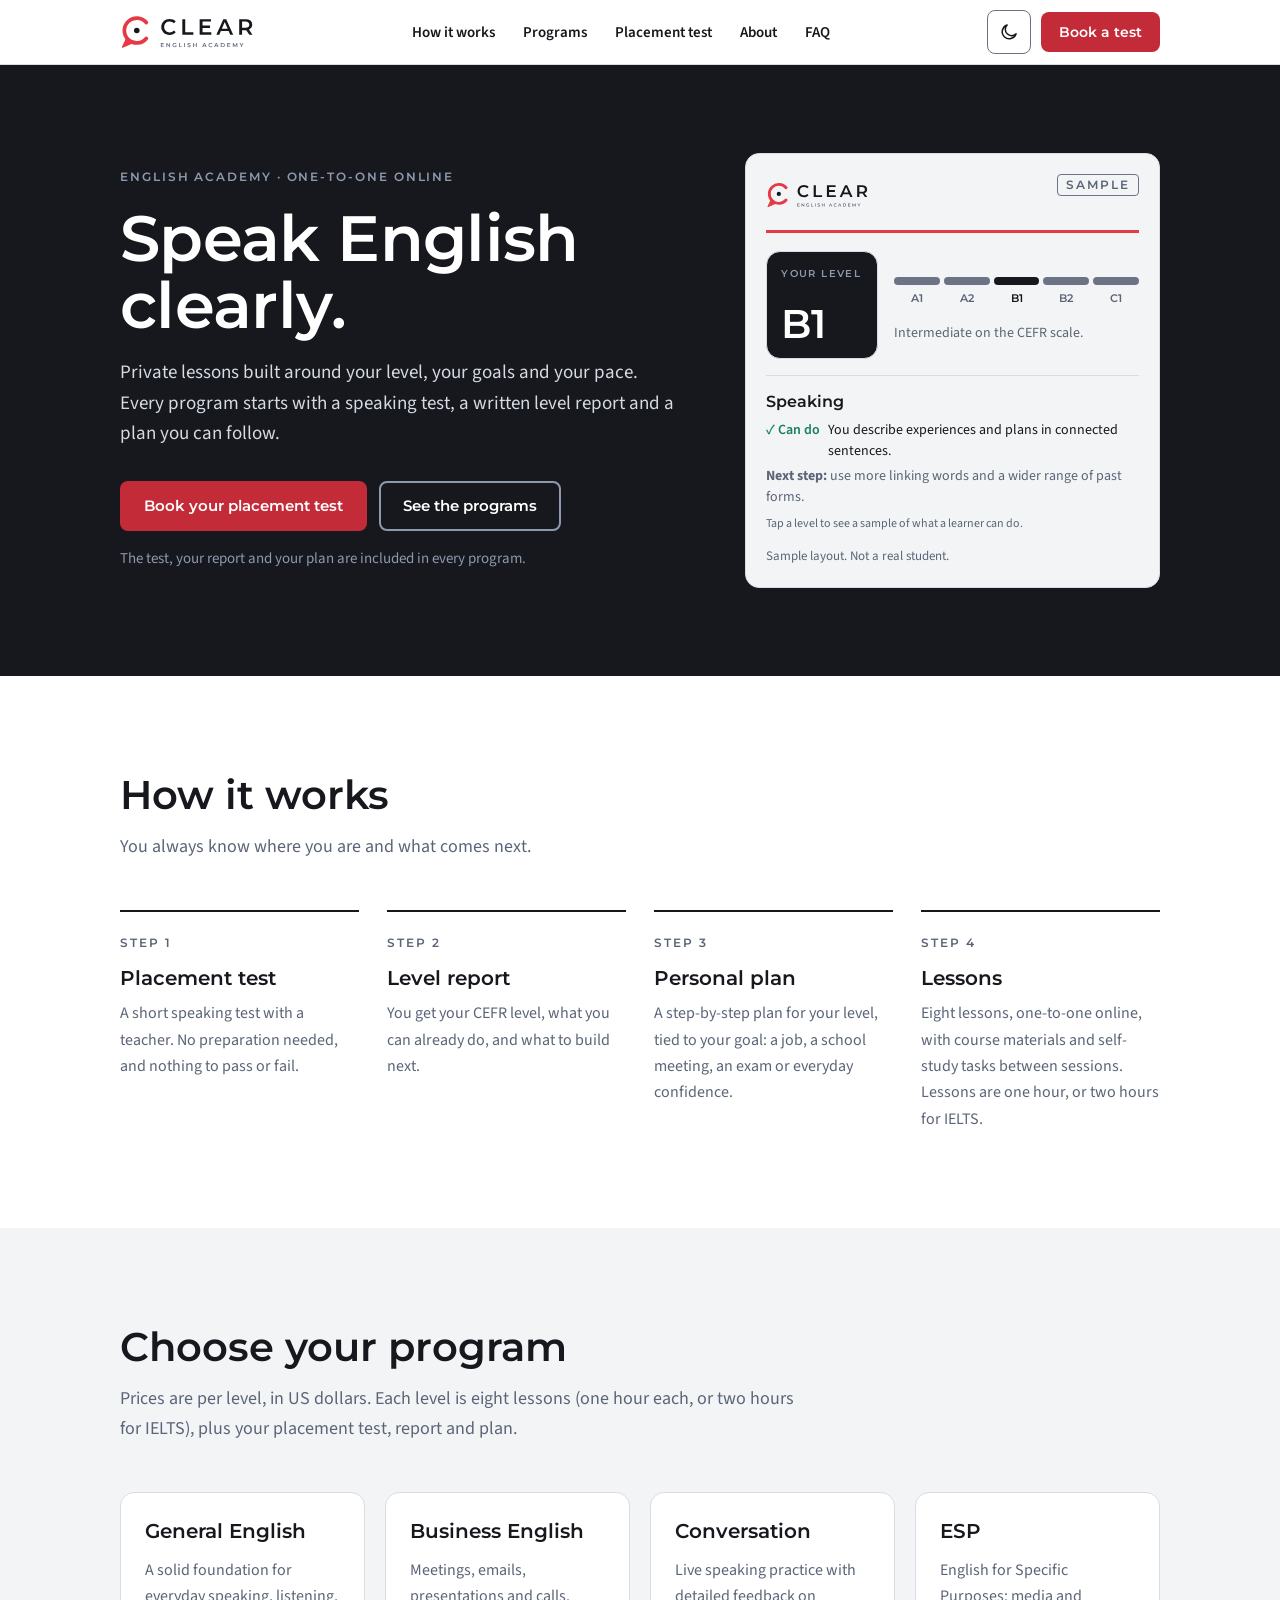
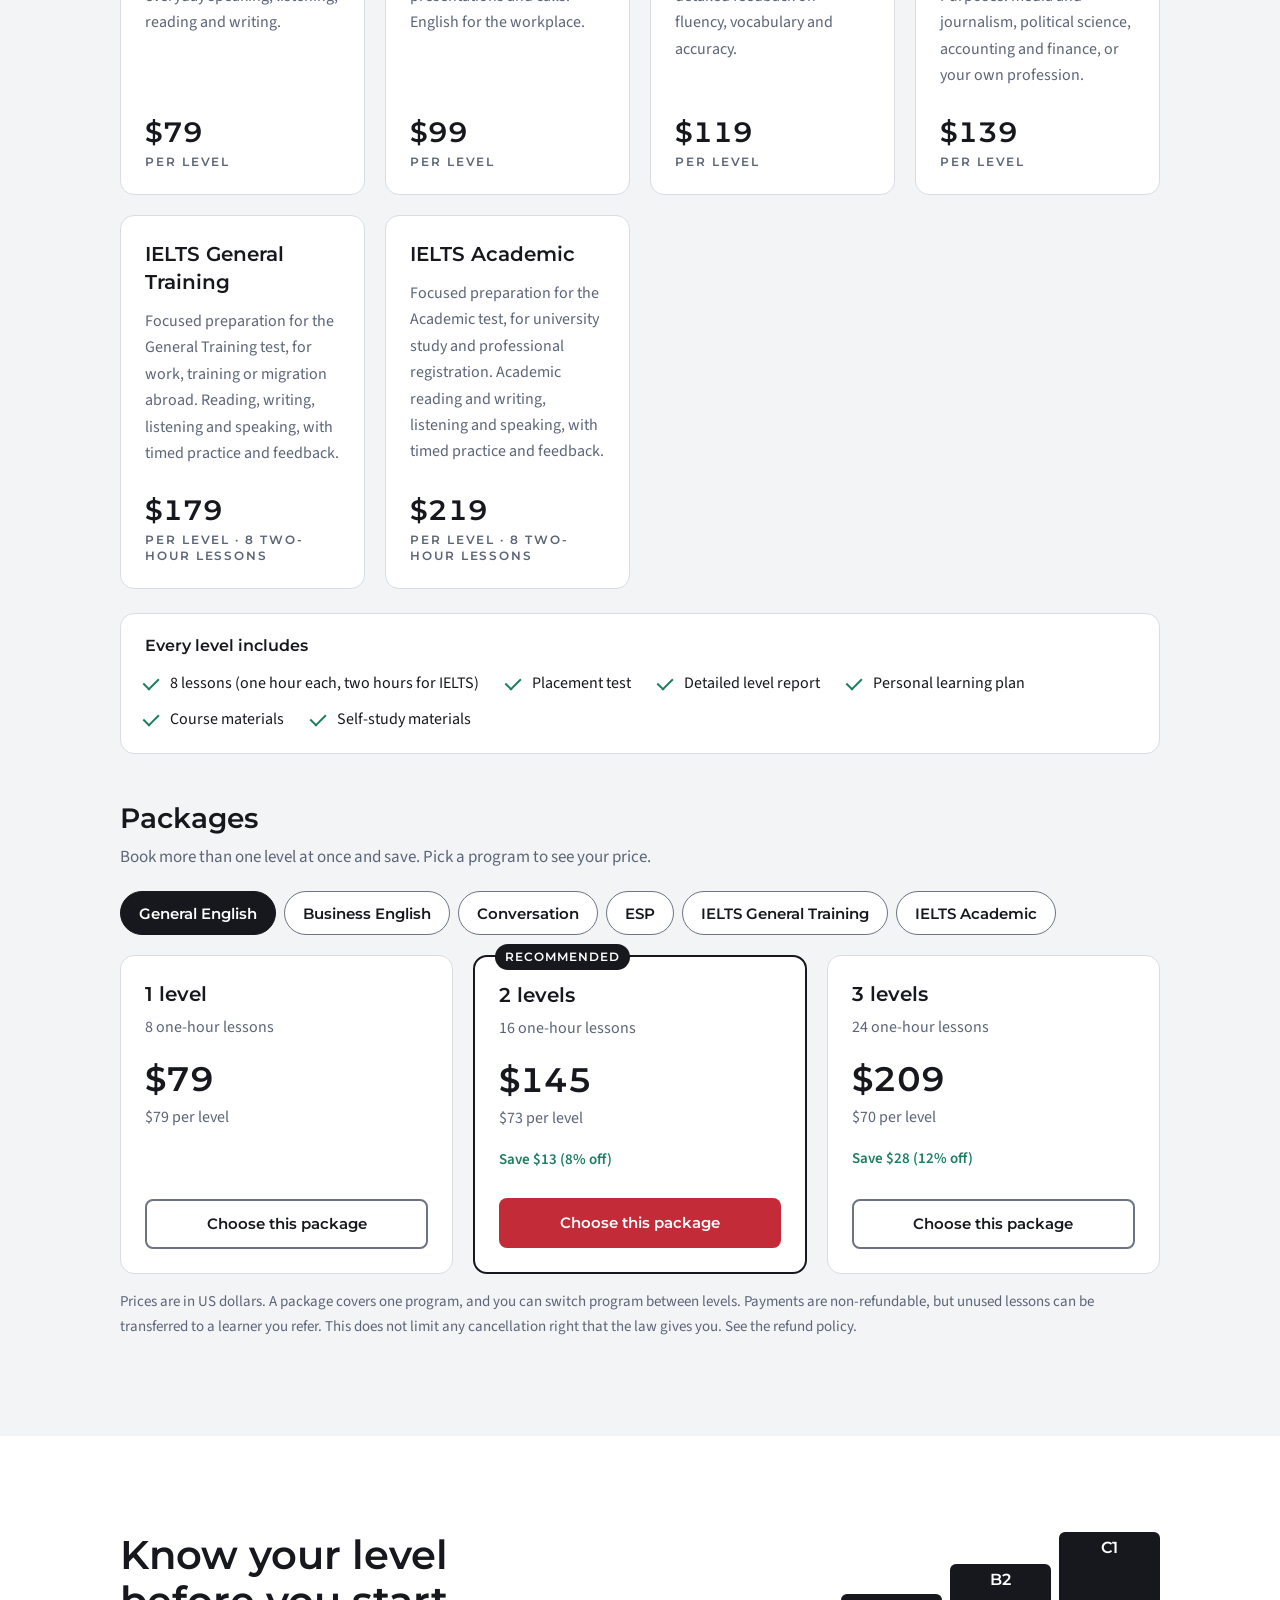
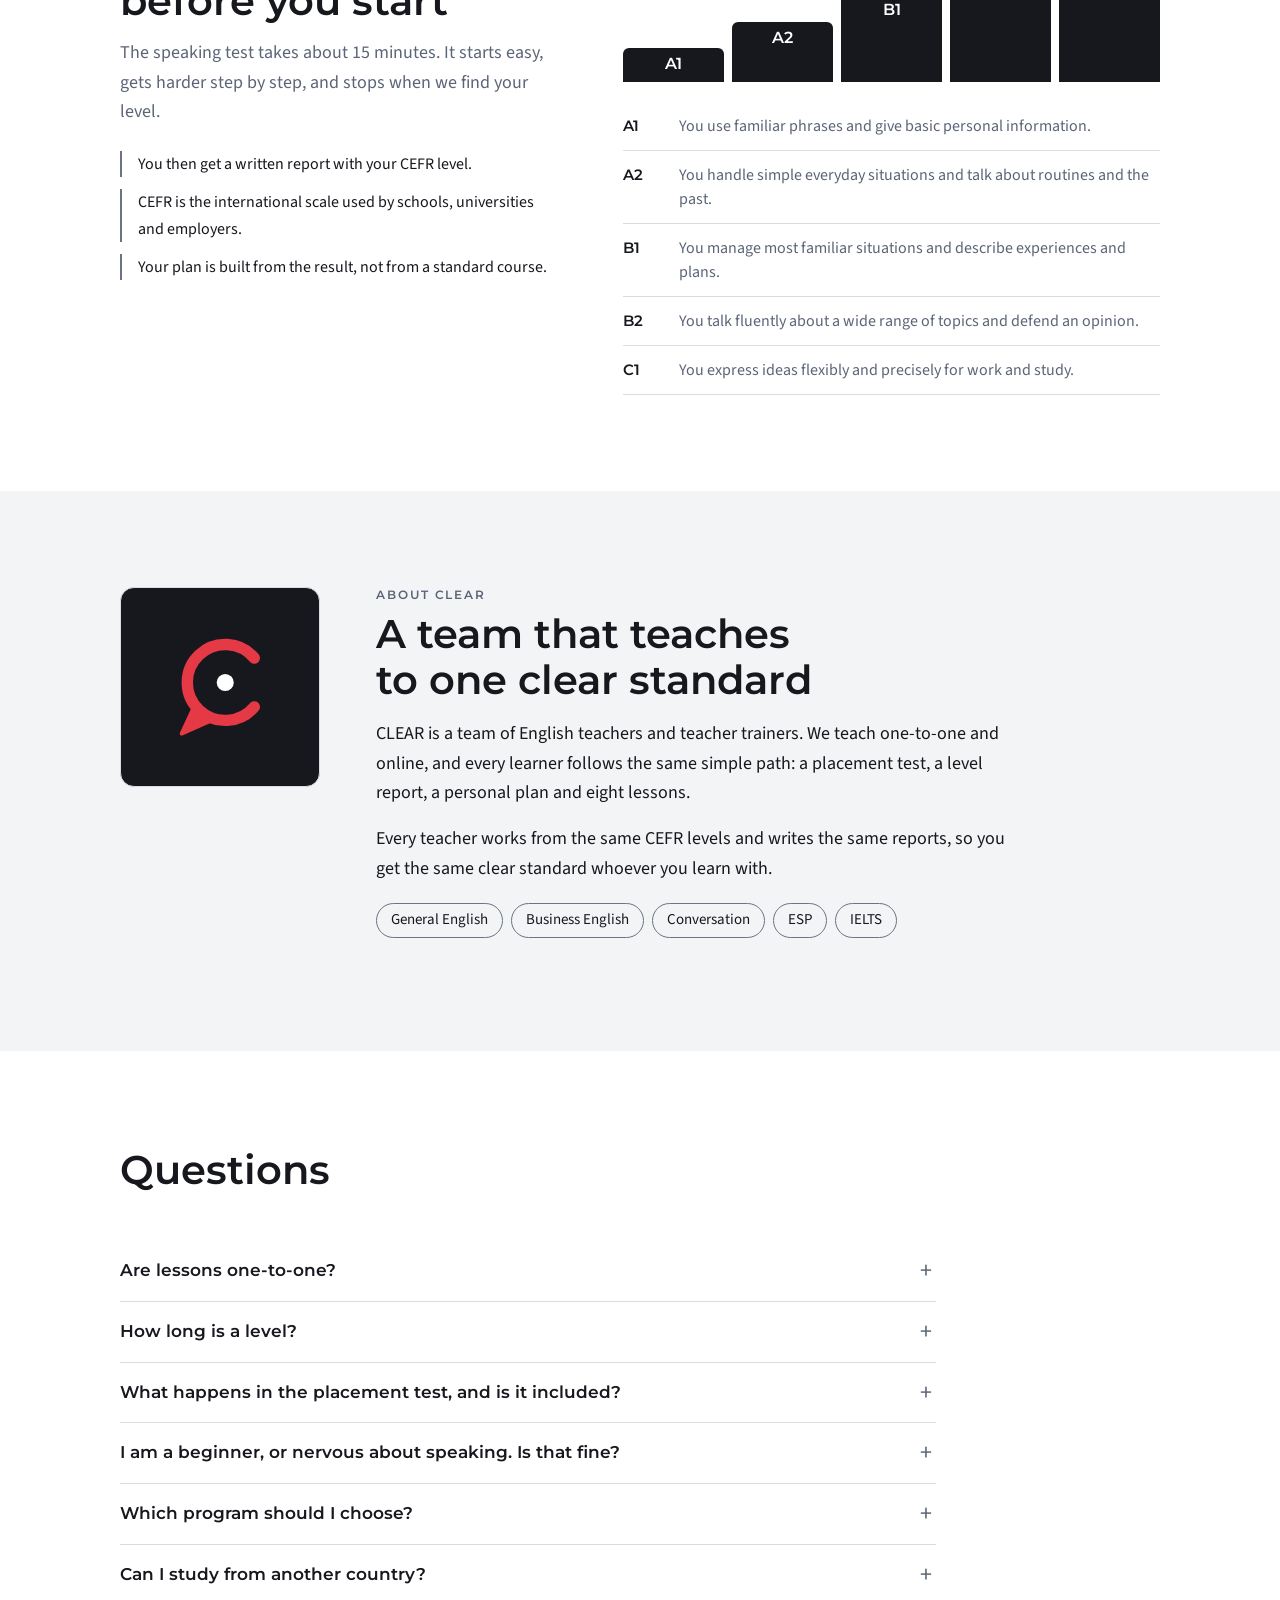
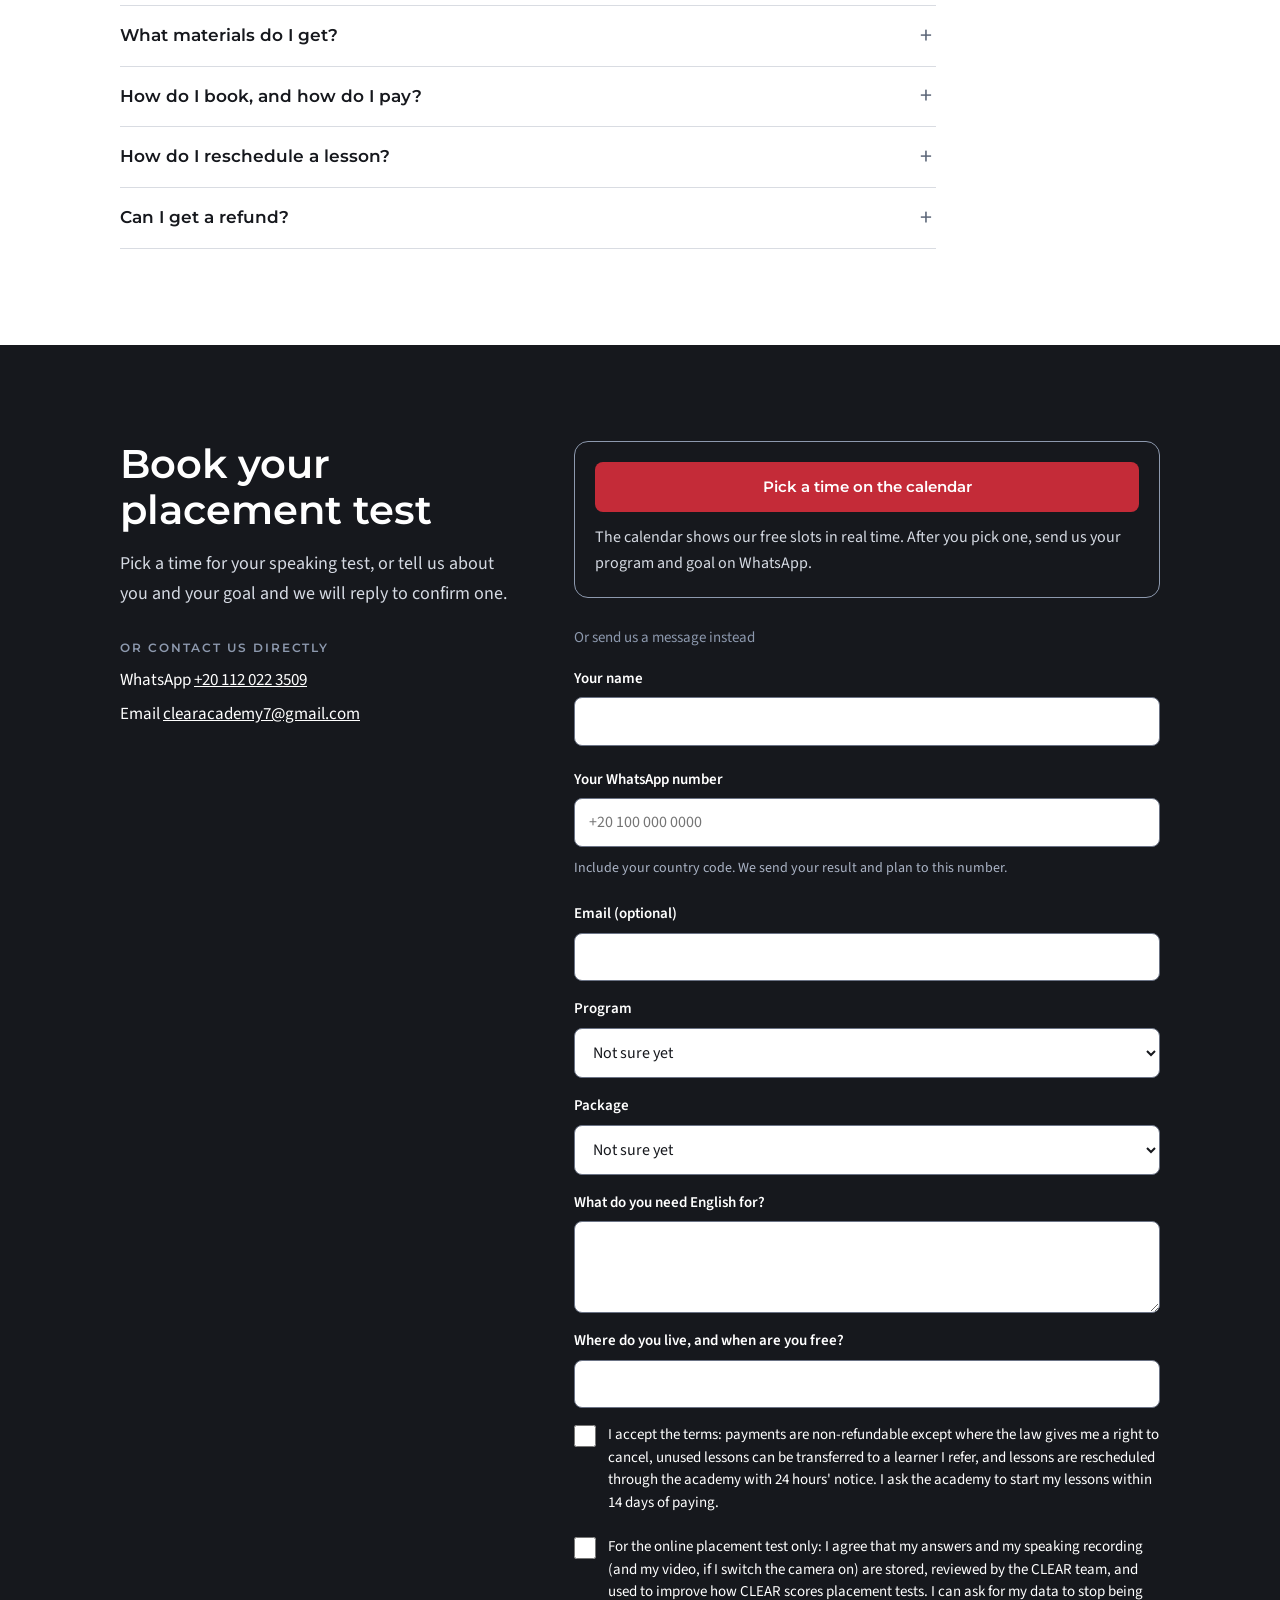
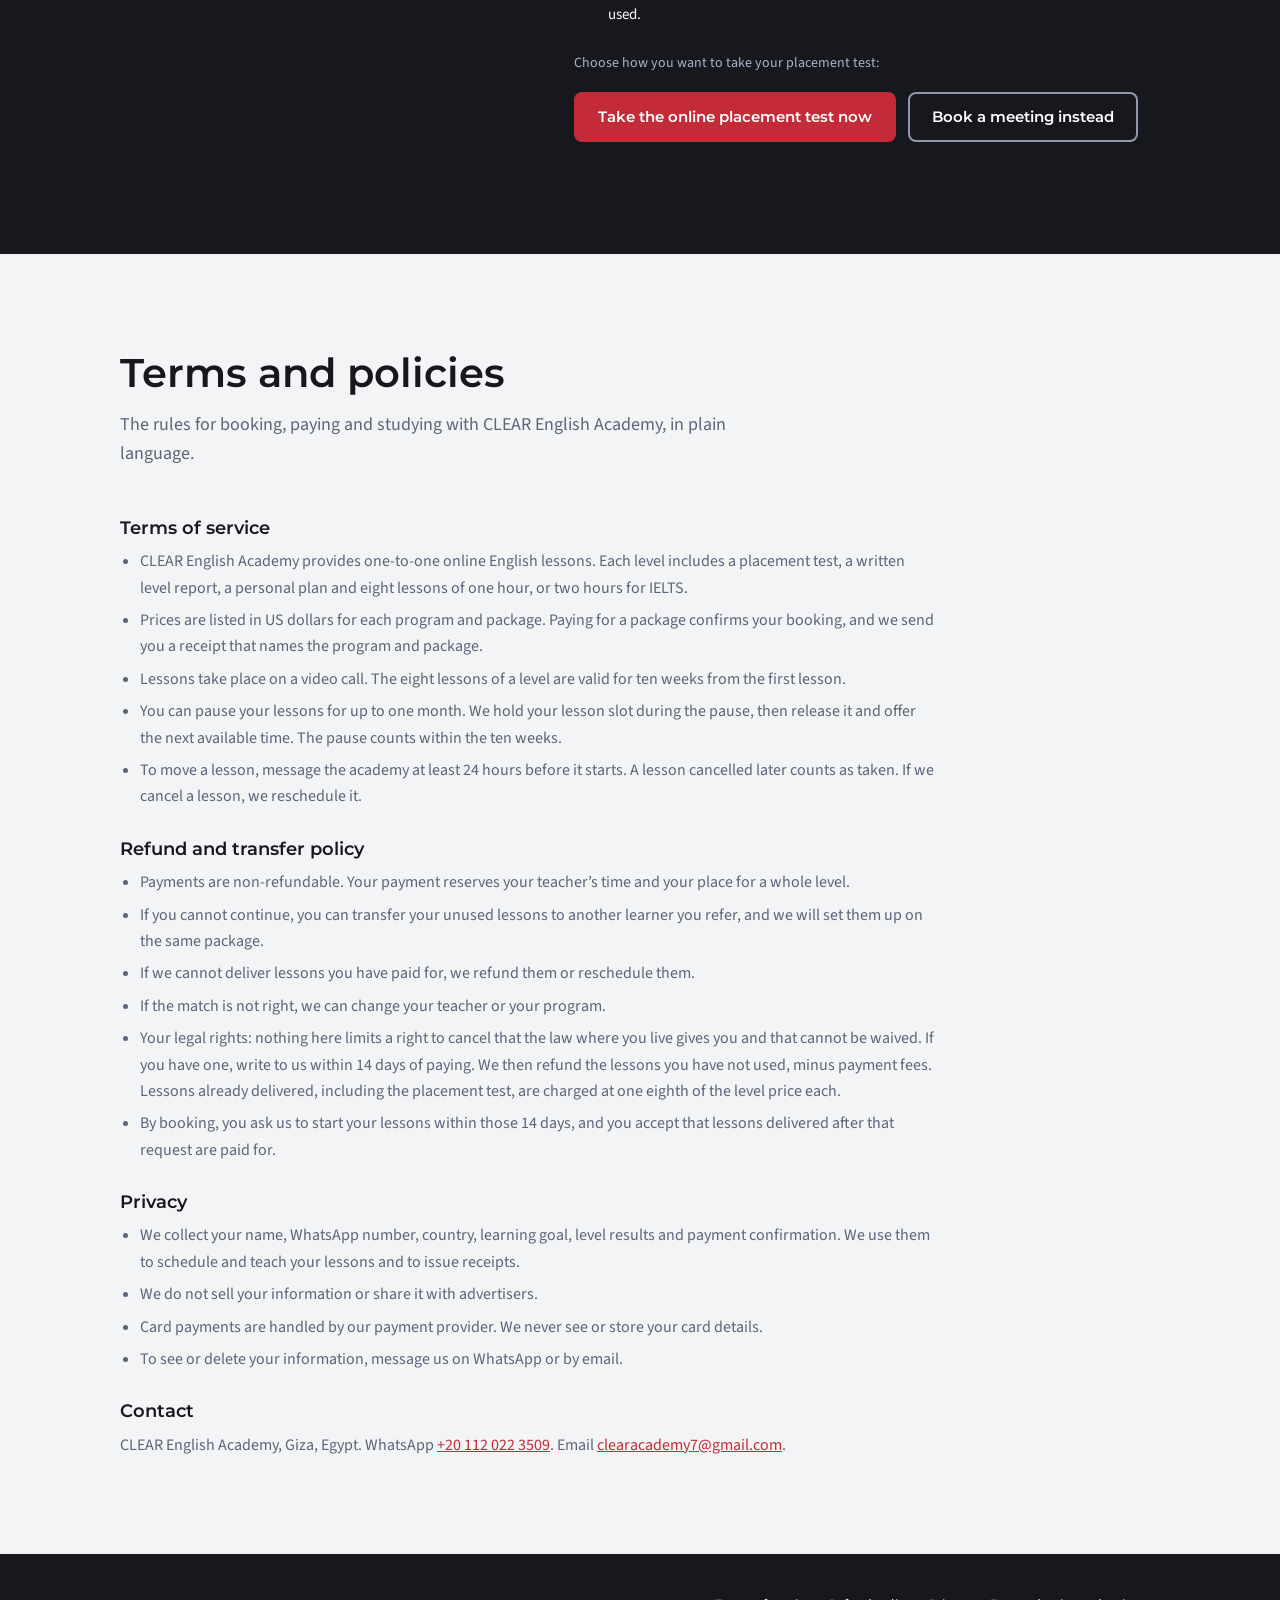
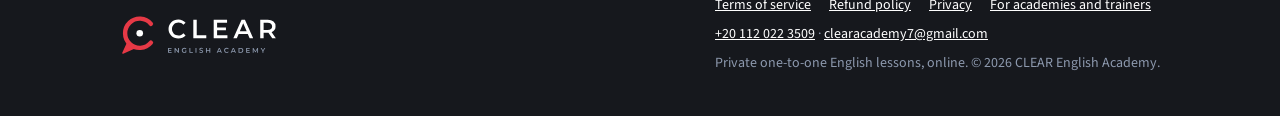
<file: public/index.html>
<!doctype html>
<html lang="en">
<head>
<meta charset="utf-8">
<meta name="viewport" content="width=device-width,initial-scale=1,viewport-fit=cover">
<link rel="icon" href="data:image/svg+xml,%3Csvg xmlns='http://www.w3.org/2000/svg' viewBox='0 0 64 64'%3E%3Crect width='64' height='64' rx='14' fill='%2316181D'/%3E%3Cpath d='M44 20 A15 15 0 1 0 44 44' fill='none' stroke='%23E63946' stroke-width='6' stroke-linecap='round'/%3E%3Ccircle cx='32' cy='32' r='4' fill='%23fff'/%3E%3C/svg%3E">
<title>CLEAR English Academy</title>
<meta name="description" content="Private one-to-one online English lessons built around your level, goals and pace. Every program starts with a placement test.">
<link rel="canonical" href="https://clearacademy.clearacademy7.workers.dev/">
<meta property="og:type" content="website"><meta property="og:site_name" content="CLEAR English Academy"><meta property="og:title" content="CLEAR English Academy"><meta property="og:description" content="Private one-to-one online English lessons built around your level, goals and pace. Every program starts with a placement test."><meta property="og:url" content="https://clearacademy.clearacademy7.workers.dev/">
<link rel="preconnect" href="https://fonts.googleapis.com">
<link href="https://fonts.googleapis.com/css2?family=Montserrat:wght@600&family=Source+Sans+3:wght@400;600&display=swap" rel="stylesheet">
<style>
/* Layout concept: left-aligned single page. One night hero with a sample level report, then quiet light bands, a night booking band to close. */
:root{
  --surface:#ffffff; --surface-soft:#f3f4f6; --ink:#16181d; --ink-soft:#5b6577;
  --line:#d9dce2; --line-strong:#6b7385; --brand:#e63946; --action:#c42b38; --on-action:#ffffff;
  --night:#16181d; --on-night:#ffffff; --steel:#8d99ae; --positive:#1b7f5f; --focus:#0b63ce;
  --font-display:Montserrat,"Segoe UI",system-ui,sans-serif;
  --font-text:"Source Sans 3","Segoe UI",system-ui,sans-serif;
  --r-md:8px; --r-lg:14px;
}
@media (prefers-color-scheme: dark){
  :root:not([data-theme="light"]){
    --surface:#16181d; --surface-soft:#1f2229; --ink:#f4f5f7; --ink-soft:#a9b2c3;
    --line:#2e323b; --line-strong:#8d99ae; --action:#ff6b76; --on-action:#16181d;
    --positive:#5fd0a4; --focus:#7fb2ff; color-scheme:dark;
  }
}
:root[data-theme="dark"]{
  --surface:#16181d; --surface-soft:#1f2229; --ink:#f4f5f7; --ink-soft:#a9b2c3;
  --line:#2e323b; --line-strong:#8d99ae; --action:#ff6b76; --on-action:#16181d;
  --positive:#5fd0a4; --focus:#7fb2ff; color-scheme:dark;
}
*{box-sizing:border-box}
html{scroll-behavior:smooth}
body{margin:0;background:var(--surface);color:var(--ink);font:400 17px/1.65 var(--font-text);-webkit-text-size-adjust:100%}
h1,h2,h3{font-family:var(--font-display);font-weight:600;margin:0;text-wrap:balance}
p{margin:0}
a{color:var(--action)}
:focus-visible{outline:2px solid var(--focus);outline-offset:2px}
.wrap{max-width:1120px;margin:0 auto;padding-inline:clamp(16px,4vw,40px)}
section{padding-block:clamp(56px,9vw,96px);scroll-margin-top:64px}
.label{font:600 12px/16px var(--font-display);letter-spacing:.16em;text-transform:uppercase}
.muted{color:var(--ink-soft)}
.btn{display:inline-block;font:600 15px/1.2 var(--font-display);padding:14px 22px;border-radius:var(--r-md);border:2px solid transparent;cursor:pointer;text-decoration:none;text-align:center;transition:background-color .15s,border-color .15s}
.btn-primary{background:var(--action);color:var(--on-action)}
.btn-primary:hover{filter:brightness(1.08)}
.btn-secondary{background:transparent;color:var(--ink);border-color:var(--line-strong)}
.btn-secondary:hover{border-color:var(--ink)}
.night .btn-secondary{color:var(--on-night);border-color:var(--steel)}
.night .btn-secondary:hover{border-color:var(--on-night)}
.skip{position:absolute;left:-999px;top:8px;background:var(--surface);color:var(--ink);padding:8px 12px;z-index:30}
.skip:focus{left:8px}

/* nav */
.nav{position:sticky;top:env(safe-area-inset-top,0px);z-index:20;background:var(--surface);border-bottom:1px solid var(--line)}
.nav .wrap{display:flex;align-items:center;justify-content:space-between;gap:16px;min-height:64px}
.nav .logo{display:block;height:34px;width:auto}
.nav ul{display:flex;gap:28px;list-style:none;margin:0;padding:0}
.nav ul a{color:var(--ink);text-decoration:none;font-weight:600;font-size:15px}
.nav ul a:hover{color:var(--action)}
.nav .btn{padding:10px 16px;font-size:14px}
@media (max-width:860px){.nav ul{display:none}}

/* hero */
.night{background:var(--night);color:var(--on-night)}
.hero{padding-block:clamp(48px,8vw,88px)}
.hero .grid{display:grid;grid-template-columns:minmax(0,1.15fr) minmax(0,.85fr);gap:clamp(32px,5vw,64px);align-items:center}
.hero .label{color:var(--steel);margin-bottom:20px}
.hero h1{font-size:clamp(40px,7vw,64px);line-height:1.04;letter-spacing:-.01em}
.hero .lede{margin-top:20px;font-size:19px;line-height:1.6;color:#d5dae3;max-width:34em}
.hero .cta{display:flex;flex-wrap:wrap;gap:12px;margin-top:32px}
.hero .fine{margin-top:16px;font-size:15px;color:var(--steel)}
@media (max-width:880px){.hero .grid{grid-template-columns:minmax(0,1fr)}}

/* sample report card */
.sample{background:var(--surface-soft);color:var(--ink);border:1px solid var(--line);border-radius:var(--r-lg);padding:20px;max-width:460px;width:100%}
.sample .top{display:flex;justify-content:space-between;align-items:center;gap:12px;padding-bottom:14px;border-bottom:3px solid var(--brand)}
.sample .top svg{height:26px;width:auto}
.sample .tag{border:1px solid var(--line-strong);border-radius:4px;padding:2px 8px;color:var(--ink-soft)}
.sample .lvl{display:flex;gap:16px;align-items:center;margin-top:18px}
.badge{flex:none;width:112px;background:var(--night);color:var(--on-night);border:1px solid var(--line);border-radius:var(--r-lg);padding:14px 14px 12px}
.badge .label{color:var(--steel);font-size:10px;letter-spacing:.14em}
.badge .code{font:600 40px/1.1 var(--font-display);margin-top:4px}
.scale{flex:1;min-width:0}
.scale .bars{display:grid;grid-template-columns:repeat(5,1fr);gap:4px}
.scale .bars i{display:block;height:8px;border-radius:4px;background:var(--line-strong)}
.scale .bars i.on{background:var(--ink)}
.scale .names{display:grid;grid-template-columns:repeat(5,1fr);gap:4px;margin-top:6px;font:600 11px/14px var(--font-display);color:var(--ink-soft)}
.lvbtns{display:grid;grid-template-columns:repeat(5,1fr);gap:4px}
.lvbtns button{background:none;border:0;padding:10px 0 8px;margin:0;cursor:pointer;font:600 11px/14px var(--font-display);color:var(--ink-soft);border-radius:6px;min-height:44px}
.lvbtns button i{display:block;height:8px;border-radius:4px;background:var(--line-strong);margin-bottom:6px;transition:background .15s}
.lvbtns button:hover i{background:var(--steel)}
.lvbtns button[aria-pressed=true]{color:var(--ink)}
.lvbtns button[aria-pressed=true] i{background:var(--ink)}
.hint{margin-top:8px;font-size:12px;line-height:16px;color:var(--ink-soft)}
.scale p{margin-top:10px;font-size:14px;line-height:20px;color:var(--ink-soft)}
.skill{margin-top:16px;padding-top:14px;border-top:1px solid var(--line)}
.skill h3{font-size:16px;line-height:24px;margin-bottom:6px}
.skill p{font-size:14px;line-height:21px}
.skill .can{display:flex;gap:8px}
.skill .can b{color:var(--positive);font-weight:600;flex:none}
.skill .next{color:var(--ink-soft);margin-top:4px}
.note{margin-top:14px;font-size:13px;color:var(--ink-soft)}

/* section heads */
.head{max-width:40em;margin-bottom:clamp(28px,5vw,48px)}
.head h2{font-size:clamp(28px,4.4vw,40px);line-height:1.15}
.head p{margin-top:14px;color:var(--ink-soft);font-size:18px}
.soft{background:var(--surface-soft)}

/* how it works */
.steps{display:grid;grid-template-columns:repeat(auto-fit,minmax(220px,1fr));gap:28px}
.step{border-top:2px solid var(--ink);padding-top:16px}
.step .label{color:var(--ink-soft)}
.step h3{font-size:20px;line-height:28px;margin:8px 0}
.step p{color:var(--ink-soft);font-size:16px}

/* programs */
.cards{display:grid;grid-template-columns:repeat(auto-fit,minmax(240px,1fr));gap:20px}
.card{background:var(--surface);border:1px solid var(--line);border-radius:var(--r-lg);padding:24px;display:flex;flex-direction:column;gap:12px}
.card h3{font-size:20px;line-height:28px}
.card p{color:var(--ink-soft);font-size:16px}
.card .price{margin-top:auto;padding-top:16px;font:600 28px/1.2 var(--font-display);font-variant-numeric:tabular-nums}
.card .price .label{display:block;margin-top:4px;color:var(--ink-soft)}
.includes{margin-top:24px;background:var(--surface);border:1px solid var(--line);border-radius:var(--r-lg);padding:20px 24px}
.includes h3{font-size:16px;line-height:24px;margin-bottom:12px}
.includes ul{list-style:none;margin:0;padding:0;display:flex;flex-wrap:wrap;gap:10px 28px}
.includes li{display:flex;gap:10px;align-items:center;font-size:16px}
.includes li:before{content:"";flex:none;width:13px;height:7px;border-left:2px solid var(--positive);border-bottom:2px solid var(--positive);transform:rotate(-45deg) translateY(-2px)}
.fine{font-size:15px;color:var(--ink-soft);margin-top:16px}

/* placement test */
.test .grid{display:grid;grid-template-columns:minmax(0,.9fr) minmax(0,1.1fr);gap:clamp(32px,5vw,72px);align-items:start}
@media (max-width:880px){.test .grid{grid-template-columns:minmax(0,1fr)}}
.test .head{margin-bottom:0}
.test .facts{margin-top:24px;display:grid;gap:12px;font-size:16px}
.test .facts div{padding-left:16px;border-left:2px solid var(--line-strong)}
.ladder{display:grid;grid-template-columns:repeat(5,1fr);gap:8px;align-items:end;height:150px}
.ladder div{background:var(--ink);color:var(--surface);border-radius:6px 6px 0 0;padding:8px 0 10px;text-align:center;font:600 16px/1 var(--font-display)}
.ladder div:nth-child(1){height:34px}.ladder div:nth-child(2){height:60px}.ladder div:nth-child(3){height:88px}.ladder div:nth-child(4){height:118px}.ladder div:nth-child(5){height:150px}
.levels{margin:20px 0 0;display:grid;gap:0}
.levels div{display:grid;grid-template-columns:44px minmax(0,1fr);gap:12px;padding:12px 0;border-bottom:1px solid var(--line)}
.levels dt{font:600 15px/24px var(--font-display)}
.levels dd{margin:0;font-size:16px;line-height:24px;color:var(--ink-soft)}

/* about */
.about .grid{display:grid;grid-template-columns:minmax(0,200px) minmax(0,1fr);gap:clamp(24px,5vw,56px);align-items:start}
@media (max-width:640px){.about .grid{grid-template-columns:minmax(0,1fr)}}
.tile{background:var(--night);border:1px solid var(--line);border-radius:var(--r-lg);aspect-ratio:1;max-width:200px;width:100%;display:grid;place-items:center}
.tile svg{width:46%;height:auto}
.about h2{font-size:clamp(28px,4.4vw,40px);line-height:1.15}
.about p{margin-top:16px;font-size:18px;max-width:36em}
.chips{display:flex;flex-wrap:wrap;gap:8px;margin-top:20px;padding:0;list-style:none}
.chips li{border:1px solid var(--line-strong);border-radius:999px;padding:4px 14px;font-size:15px}

/* faq */
.faq{max-width:48em}
.faq details{border-bottom:1px solid var(--line)}
.faq summary{list-style:none;cursor:pointer;padding:18px 40px 18px 0;position:relative;font:600 17px/1.4 var(--font-display)}
.faq summary::-webkit-details-marker{display:none}
.faq summary:after{content:"+";position:absolute;right:4px;top:50%;transform:translateY(-50%);font:400 24px/1 var(--font-text);color:var(--ink-soft)}
.faq details[open] summary:after{content:"\2212"}
.faq details p{padding:0 0 20px;color:var(--ink-soft);max-width:38em}

/* booking */
.book .grid{display:grid;grid-template-columns:minmax(0,.8fr) minmax(0,1.2fr);gap:clamp(32px,5vw,72px);align-items:start}
@media (max-width:880px){.book .grid{grid-template-columns:minmax(0,1fr)}}
.book h2{font-size:clamp(28px,4.4vw,40px);line-height:1.15}
.book .lede{margin-top:16px;font-size:18px;color:#d5dae3}
.book form{display:grid;gap:16px}
.book .hint2{font-size:14px;color:#aab3c5;margin:4px 0 0}
.book .two{display:flex;flex-wrap:wrap;gap:12px}
.field{display:grid;gap:6px;min-width:0}
.field label{font-weight:600;font-size:15px}
.field input,.field select,.field textarea{width:100%;font:400 16px/1.4 var(--font-text);color:var(--ink);background:var(--surface);border:1.5px solid var(--line-strong);border-radius:var(--r-md);padding:12px 14px}
.field textarea{min-height:92px;resize:vertical}
.err{color:#ffb3b9;font-size:15px;min-height:0}
.out{margin-top:24px;border:1px solid var(--steel);border-radius:var(--r-lg);padding:20px}
.out pre{margin:0 0 16px;white-space:pre-wrap;overflow-wrap:anywhere;font:400 15px/1.55 var(--font-text);color:var(--on-night)}
.out .row{display:flex;flex-wrap:wrap;gap:12px;align-items:center}
.out .hint{font-size:15px;color:var(--steel)}

footer{padding-block:40px}
footer .wrap{display:flex;flex-wrap:wrap;gap:20px 40px;align-items:center;justify-content:space-between}
footer svg{height:40px;width:auto}
footer p{font-size:14px;color:var(--steel)}
footer .fcol{display:grid;gap:6px}
.night a:not(.btn){color:var(--on-night)}
.contact{margin-top:32px;display:grid;gap:6px;font-size:17px}
.contact .label{color:var(--steel);margin-bottom:4px}
.contact p{color:var(--on-night);overflow-wrap:anywhere}
[hidden]{display:none!important}
/* packages */
.packs-h{margin:48px 0 8px;font-size:clamp(22px,3vw,28px);line-height:1.2}
.packs-p{color:var(--ink-soft);margin-bottom:20px}
.seg{display:flex;flex-wrap:wrap;gap:8px;margin:0 0 20px}
.seg button{font:600 15px/1 var(--font-display);padding:12px 18px;min-height:44px;border-radius:999px;border:1.5px solid var(--line-strong);background:var(--surface);color:var(--ink);cursor:pointer}
.seg button[aria-pressed="true"]{background:var(--ink);color:var(--surface);border-color:var(--ink)}
.packs{display:grid;grid-template-columns:repeat(auto-fit,minmax(240px,1fr));gap:20px}
.pack{background:var(--surface);border:1px solid var(--line);border-radius:var(--r-lg);padding:24px;display:flex;flex-direction:column;gap:6px}
.pack{position:relative}.pack.best{border:2px solid var(--ink)}
.pack h4{font:600 20px/28px var(--font-display);margin:0}
.pack .sub{color:var(--ink-soft);font-size:16px}
.pack .tot{font:600 34px/1.1 var(--font-display);margin-top:14px;font-variant-numeric:tabular-nums}
.pack .egp{color:var(--ink-soft);font-size:16px}
.pack .save{margin-top:10px;font-size:15px;font-weight:600;color:var(--positive);min-height:22px}
.pack .btn{margin-top:auto}
.pack .gap{flex:1;min-height:14px}
.pack .tag{position:absolute;top:-13px;left:20px;font:600 12px/1 var(--font-display);letter-spacing:.08em;text-transform:uppercase;background:var(--ink);color:var(--surface);border-radius:999px;padding:7px 10px}
.cal{display:grid;gap:12px;margin:0 0 28px;padding:20px;border:1px solid var(--steel);border-radius:var(--r-lg)}
.cal p{color:#d5dae3;font-size:16px}
.ck{display:flex;gap:12px;align-items:flex-start;font-weight:400!important;font-size:15px!important;line-height:1.5;cursor:pointer}.field input[type=checkbox]{width:22px;height:22px;flex:none;margin:1px 0 0;padding:0;accent-color:var(--action)}
.terms{display:grid;gap:28px;max-width:48em}.terms h3{font-size:18px;line-height:1.3;margin-bottom:8px;scroll-margin-top:80px}.terms p,.terms li{color:var(--ink-soft);font-size:16px}.terms ul{margin:0;padding-left:20px;display:grid;gap:6px}
.flinks{display:flex;flex-wrap:wrap;gap:6px 18px}
.navr{display:flex;align-items:center;gap:10px}.tbtn{display:inline-grid;place-items:center;width:44px;height:44px;border-radius:var(--r-md);border:1.5px solid var(--line-strong);background:transparent;color:var(--ink);cursor:pointer}.tbtn:hover{border-color:var(--ink)}.tbtn svg{width:20px;height:20px;fill:none;stroke:currentColor;stroke-width:1.8;stroke-linecap:round;stroke-linejoin:round}
.or{margin:4px 0 16px;color:var(--steel);font-size:15px}
@media (prefers-reduced-motion:reduce){html{scroll-behavior:auto}*{transition:none!important}}
</style>


</head>
<body>
<script>
(function(){var t='light';try{var v=localStorage.getItem('clear-theme');if(v==='dark'||v==='light')t=v;}catch(e){}document.documentElement.setAttribute('data-theme',t);})();
</script>
<a class="skip" href="#main">Skip to content</a>
<header class="nav"><div class="wrap">
  <a href="#top" aria-label="CLEAR English Academy, home"><svg class="logo" xmlns="http://www.w3.org/2000/svg" viewBox="0 0 206 52" aria-hidden="true" focusable="false"><g transform="translate(-12.35 -3.8) scale(0.95)"><path d="M55.32 16.14 A20 20 0 1 0 55.32 41.86" fill="none" stroke="#E63946" stroke-width="6" stroke-linecap="round"/><path d="M23 43 L17 56 L33 49 Z" fill="#E63946" stroke="#E63946" stroke-width="2" stroke-linejoin="round"/><circle cx="40" cy="29" r="4.5" style="fill:var(--ink)"/></g><path d="M75.81 30.46Q73.09 30.46 70.76 29.56Q68.43 28.66 66.72 27.01Q65 25.36 64.05 23.12Q63.1 20.88 63.1 18.23Q63.1 15.57 64.05 13.33Q65 11.08 66.73 9.44Q68.47 7.79 70.78 6.89Q73.09 5.98 75.85 5.98Q78.77 5.98 81.18 6.99Q83.6 7.99 85.26 9.96L82.41 12.65Q81.12 11.25 79.52 10.56Q77.92 9.86 76.05 9.86Q74.18 9.86 72.63 10.47Q71.09 11.08 69.95 12.21Q68.81 13.33 68.18 14.86Q67.55 16.39 67.55 18.23Q67.55 20.06 68.18 21.59Q68.81 23.12 69.95 24.24Q71.09 25.36 72.63 25.98Q74.18 26.59 76.05 26.59Q77.92 26.59 79.52 25.89Q81.12 25.2 82.41 23.77L85.26 26.49Q83.6 28.43 81.18 29.45Q78.77 30.46 75.81 30.46Z M95.33 30.12V6.32H99.75V26.38H112.19V30.12Z M121.81 30.12V6.32H139.19V10.03H126.23V16.22H137.73V19.86H126.23V26.42H139.66V30.12Z M147.35 30.12 158.06 6.32H162.41L173.15 30.12H168.53L166.15 24.62H154.25L151.9 30.12ZM164.69 21.15 160.2 10.74 155.75 21.15Z M182.3 30.12V6.32H192.06Q196.82 6.32 199.52 8.57Q202.22 10.81 202.22 14.79Q202.22 17.41 201 19.3Q199.78 21.18 197.53 22.17Q197.36 22.27 197.16 22.34L202.63 30.12H197.87L193.01 23.16Q192.57 23.19 192.09 23.19H186.72V30.12ZM186.72 19.55H191.89Q194.81 19.55 196.29 18.29Q197.77 17.03 197.77 14.79Q197.77 12.51 196.29 11.29Q194.81 10.06 191.89 10.06H186.72Z" style="fill:var(--ink)"/><path d="M62.45 49.12V42.83H67.04V43.81H63.62V45.44H66.66V46.41H63.62V48.14H67.17V49.12Z M71 49.12V42.83H71.96L75.43 47.09V42.83H76.59V49.12H75.63L72.16 44.86V49.12Z M83.75 49.22Q83.01 49.22 82.39 48.98Q81.78 48.74 81.32 48.3Q80.86 47.87 80.61 47.27Q80.36 46.68 80.36 45.98Q80.36 45.27 80.61 44.68Q80.86 44.09 81.32 43.65Q81.79 43.21 82.41 42.97Q83.03 42.73 83.77 42.73Q84.57 42.73 85.21 43Q85.85 43.26 86.3 43.76L85.56 44.48Q85.19 44.11 84.76 43.94Q84.33 43.76 83.82 43.76Q83.33 43.76 82.9 43.92Q82.48 44.09 82.17 44.38Q81.87 44.68 81.7 45.08Q81.53 45.49 81.53 45.98Q81.53 46.45 81.7 46.86Q81.87 47.26 82.17 47.56Q82.48 47.87 82.89 48.03Q83.31 48.19 83.81 48.19Q84.28 48.19 84.72 48.04Q84.92 47.97 85.11 47.87V45.9H86.21V48.41Q85.72 48.81 85.07 49.01Q84.41 49.22 83.75 49.22Z M90.27 49.12V42.83H91.44V48.13H94.74V49.12Z M98.19 49.12V42.83H99.36V49.12Z M105.53 49.22Q104.79 49.22 104.12 49Q103.44 48.79 103.05 48.46L103.45 47.55Q103.83 47.85 104.39 48.05Q104.94 48.24 105.53 48.24Q106.02 48.24 106.33 48.14Q106.64 48.03 106.78 47.84Q106.92 47.66 106.92 47.42Q106.92 47.14 106.72 46.96Q106.51 46.78 106.18 46.68Q105.85 46.58 105.45 46.49Q105.05 46.4 104.65 46.28Q104.25 46.16 103.92 45.96Q103.59 45.77 103.39 45.44Q103.18 45.12 103.18 44.62Q103.18 44.1 103.45 43.68Q103.73 43.25 104.29 42.99Q104.85 42.73 105.72 42.73Q106.28 42.73 106.84 42.88Q107.4 43.02 107.81 43.29L107.45 44.2Q107.02 43.95 106.57 43.83Q106.12 43.71 105.71 43.71Q105.22 43.71 104.92 43.82Q104.62 43.94 104.48 44.13Q104.34 44.32 104.34 44.56Q104.34 44.85 104.54 45.03Q104.75 45.2 105.07 45.3Q105.4 45.4 105.81 45.49Q106.21 45.59 106.61 45.7Q107.01 45.82 107.34 46.01Q107.67 46.2 107.87 46.52Q108.08 46.85 108.08 47.34Q108.08 47.85 107.8 48.27Q107.53 48.7 106.96 48.96Q106.39 49.22 105.53 49.22Z M116.19 49.12V46.42H112.93V49.12H111.76V42.83H112.93V45.43H116.19V42.83H117.36V49.12Z M125.68 49.12 128.52 42.83H129.67L132.51 49.12H131.29L130.66 47.67H127.51L126.89 49.12ZM130.27 46.75 129.08 43.99 127.9 46.75Z M138.75 49.22Q138.03 49.22 137.41 48.98Q136.8 48.74 136.34 48.3Q135.89 47.87 135.63 47.27Q135.38 46.68 135.38 45.98Q135.38 45.27 135.63 44.68Q135.89 44.09 136.35 43.65Q136.8 43.21 137.42 42.97Q138.03 42.73 138.76 42.73Q139.53 42.73 140.17 43Q140.81 43.27 141.25 43.79L140.49 44.5Q140.15 44.13 139.73 43.95Q139.31 43.76 138.81 43.76Q138.32 43.76 137.91 43.92Q137.5 44.09 137.2 44.38Q136.89 44.68 136.73 45.08Q136.56 45.49 136.56 45.98Q136.56 46.46 136.73 46.87Q136.89 47.27 137.2 47.57Q137.5 47.87 137.91 48.03Q138.32 48.19 138.81 48.19Q139.31 48.19 139.73 48Q140.15 47.82 140.49 47.44L141.25 48.16Q140.81 48.67 140.17 48.95Q139.53 49.22 138.75 49.22Z M143.92 49.12 146.76 42.83H147.91L150.75 49.12H149.53L148.9 47.67H145.75L145.13 49.12ZM148.51 46.75 147.33 43.99 146.15 46.75Z M154.08 49.12V42.83H156.83Q157.86 42.83 158.63 43.22Q159.4 43.62 159.84 44.32Q160.27 45.02 160.27 45.98Q160.27 46.92 159.84 47.63Q159.4 48.33 158.63 48.73Q157.86 49.12 156.83 49.12ZM155.25 48.13H156.78Q157.48 48.13 158 47.86Q158.52 47.59 158.8 47.11Q159.09 46.62 159.09 45.98Q159.09 45.32 158.8 44.84Q158.52 44.36 158 44.09Q157.48 43.81 156.78 43.81H155.25Z M164.03 49.12V42.83H168.63V43.81H165.2V45.44H168.24V46.41H165.2V48.14H168.75V49.12Z M172.58 49.12V42.83H173.54L176.04 47L178.5 42.83H179.46L179.47 49.12H178.37L178.36 44.95L176.29 48.41H175.77L173.7 45V49.12Z M185.24 49.12V46.92L182.77 42.83H184.02L185.86 45.89L187.73 42.83H188.88L186.41 46.9V49.12Z" style="fill:var(--ink-soft)"/></svg></a>
  <nav aria-label="Main"><ul>
    <li><a href="#how">How it works</a></li><li><a href="#programs">Programs</a></li><li><a href="#test">Placement test</a></li><li><a href="#about">About</a></li><li><a href="#faq">FAQ</a></li>
  </ul></nav>
  <div class="navr"><button class="tbtn" id="themeBtn" type="button" aria-label="Switch to dark mode" title="Switch to dark mode"></button><a class="btn btn-primary" href="#book">Book a test</a></div>
</div></header>

<main id="main">
<section class="night hero" id="top"><div class="wrap"><div class="grid">
  <div>
    <div class="label">English academy &middot; one-to-one online</div>
    <h1>Speak English clearly.</h1>
    <p class="lede">Private lessons built around your level, your goals and your pace. Every program starts with a speaking test, a written level report and a plan you can follow.</p>
    <div class="cta"><a class="btn btn-primary" href="#book">Book your placement test</a><a class="btn btn-secondary" href="#programs">See the programs</a></div>
    <p class="fine">The test, your report and your plan are included in every program.</p>
  </div>
  <div class="sample" role="group" aria-label="Sample placement test report. Choose a level on the scale to see what a learner can do at that level.">
    <div class="top"><svg xmlns="http://www.w3.org/2000/svg" viewBox="0 0 206 52" aria-hidden="true" focusable="false"><g transform="translate(-12.35 -3.8) scale(0.95)"><path d="M55.32 16.14 A20 20 0 1 0 55.32 41.86" fill="none" stroke="#E63946" stroke-width="6" stroke-linecap="round"/><path d="M23 43 L17 56 L33 49 Z" fill="#E63946" stroke="#E63946" stroke-width="2" stroke-linejoin="round"/><circle cx="40" cy="29" r="4.5" style="fill:var(--ink)"/></g><path d="M75.81 30.46Q73.09 30.46 70.76 29.56Q68.43 28.66 66.72 27.01Q65 25.36 64.05 23.12Q63.1 20.88 63.1 18.23Q63.1 15.57 64.05 13.33Q65 11.08 66.73 9.44Q68.47 7.79 70.78 6.89Q73.09 5.98 75.85 5.98Q78.77 5.98 81.18 6.99Q83.6 7.99 85.26 9.96L82.41 12.65Q81.12 11.25 79.52 10.56Q77.92 9.86 76.05 9.86Q74.18 9.86 72.63 10.47Q71.09 11.08 69.95 12.21Q68.81 13.33 68.18 14.86Q67.55 16.39 67.55 18.23Q67.55 20.06 68.18 21.59Q68.81 23.12 69.95 24.24Q71.09 25.36 72.63 25.98Q74.18 26.59 76.05 26.59Q77.92 26.59 79.52 25.89Q81.12 25.2 82.41 23.77L85.26 26.49Q83.6 28.43 81.18 29.45Q78.77 30.46 75.81 30.46Z M95.33 30.12V6.32H99.75V26.38H112.19V30.12Z M121.81 30.12V6.32H139.19V10.03H126.23V16.22H137.73V19.86H126.23V26.42H139.66V30.12Z M147.35 30.12 158.06 6.32H162.41L173.15 30.12H168.53L166.15 24.62H154.25L151.9 30.12ZM164.69 21.15 160.2 10.74 155.75 21.15Z M182.3 30.12V6.32H192.06Q196.82 6.32 199.52 8.57Q202.22 10.81 202.22 14.79Q202.22 17.41 201 19.3Q199.78 21.18 197.53 22.17Q197.36 22.27 197.16 22.34L202.63 30.12H197.87L193.01 23.16Q192.57 23.19 192.09 23.19H186.72V30.12ZM186.72 19.55H191.89Q194.81 19.55 196.29 18.29Q197.77 17.03 197.77 14.79Q197.77 12.51 196.29 11.29Q194.81 10.06 191.89 10.06H186.72Z" style="fill:var(--ink)"/><path d="M62.45 49.12V42.83H67.04V43.81H63.62V45.44H66.66V46.41H63.62V48.14H67.17V49.12Z M71 49.12V42.83H71.96L75.43 47.09V42.83H76.59V49.12H75.63L72.16 44.86V49.12Z M83.75 49.22Q83.01 49.22 82.39 48.98Q81.78 48.74 81.32 48.3Q80.86 47.87 80.61 47.27Q80.36 46.68 80.36 45.98Q80.36 45.27 80.61 44.68Q80.86 44.09 81.32 43.65Q81.79 43.21 82.41 42.97Q83.03 42.73 83.77 42.73Q84.57 42.73 85.21 43Q85.85 43.26 86.3 43.76L85.56 44.48Q85.19 44.11 84.76 43.94Q84.33 43.76 83.82 43.76Q83.33 43.76 82.9 43.92Q82.48 44.09 82.17 44.38Q81.87 44.68 81.7 45.08Q81.53 45.49 81.53 45.98Q81.53 46.45 81.7 46.86Q81.87 47.26 82.17 47.56Q82.48 47.87 82.89 48.03Q83.31 48.19 83.81 48.19Q84.28 48.19 84.72 48.04Q84.92 47.97 85.11 47.87V45.9H86.21V48.41Q85.72 48.81 85.07 49.01Q84.41 49.22 83.75 49.22Z M90.27 49.12V42.83H91.44V48.13H94.74V49.12Z M98.19 49.12V42.83H99.36V49.12Z M105.53 49.22Q104.79 49.22 104.12 49Q103.44 48.79 103.05 48.46L103.45 47.55Q103.83 47.85 104.39 48.05Q104.94 48.24 105.53 48.24Q106.02 48.24 106.33 48.14Q106.64 48.03 106.78 47.84Q106.92 47.66 106.92 47.42Q106.92 47.14 106.72 46.96Q106.51 46.78 106.18 46.68Q105.85 46.58 105.45 46.49Q105.05 46.4 104.65 46.28Q104.25 46.16 103.92 45.96Q103.59 45.77 103.39 45.44Q103.18 45.12 103.18 44.62Q103.18 44.1 103.45 43.68Q103.73 43.25 104.29 42.99Q104.85 42.73 105.72 42.73Q106.28 42.73 106.84 42.88Q107.4 43.02 107.81 43.29L107.45 44.2Q107.02 43.95 106.57 43.83Q106.12 43.71 105.71 43.71Q105.22 43.71 104.92 43.82Q104.62 43.94 104.48 44.13Q104.34 44.32 104.34 44.56Q104.34 44.85 104.54 45.03Q104.75 45.2 105.07 45.3Q105.4 45.4 105.81 45.49Q106.21 45.59 106.61 45.7Q107.01 45.82 107.34 46.01Q107.67 46.2 107.87 46.52Q108.08 46.85 108.08 47.34Q108.08 47.85 107.8 48.27Q107.53 48.7 106.96 48.96Q106.39 49.22 105.53 49.22Z M116.19 49.12V46.42H112.93V49.12H111.76V42.83H112.93V45.43H116.19V42.83H117.36V49.12Z M125.68 49.12 128.52 42.83H129.67L132.51 49.12H131.29L130.66 47.67H127.51L126.89 49.12ZM130.27 46.75 129.08 43.99 127.9 46.75Z M138.75 49.22Q138.03 49.22 137.41 48.98Q136.8 48.74 136.34 48.3Q135.89 47.87 135.63 47.27Q135.38 46.68 135.38 45.98Q135.38 45.27 135.63 44.68Q135.89 44.09 136.35 43.65Q136.8 43.21 137.42 42.97Q138.03 42.73 138.76 42.73Q139.53 42.73 140.17 43Q140.81 43.27 141.25 43.79L140.49 44.5Q140.15 44.13 139.73 43.95Q139.31 43.76 138.81 43.76Q138.32 43.76 137.91 43.92Q137.5 44.09 137.2 44.38Q136.89 44.68 136.73 45.08Q136.56 45.49 136.56 45.98Q136.56 46.46 136.73 46.87Q136.89 47.27 137.2 47.57Q137.5 47.87 137.91 48.03Q138.32 48.19 138.81 48.19Q139.31 48.19 139.73 48Q140.15 47.82 140.49 47.44L141.25 48.16Q140.81 48.67 140.17 48.95Q139.53 49.22 138.75 49.22Z M143.92 49.12 146.76 42.83H147.91L150.75 49.12H149.53L148.9 47.67H145.75L145.13 49.12ZM148.51 46.75 147.33 43.99 146.15 46.75Z M154.08 49.12V42.83H156.83Q157.86 42.83 158.63 43.22Q159.4 43.62 159.84 44.32Q160.27 45.02 160.27 45.98Q160.27 46.92 159.84 47.63Q159.4 48.33 158.63 48.73Q157.86 49.12 156.83 49.12ZM155.25 48.13H156.78Q157.48 48.13 158 47.86Q158.52 47.59 158.8 47.11Q159.09 46.62 159.09 45.98Q159.09 45.32 158.8 44.84Q158.52 44.36 158 44.09Q157.48 43.81 156.78 43.81H155.25Z M164.03 49.12V42.83H168.63V43.81H165.2V45.44H168.24V46.41H165.2V48.14H168.75V49.12Z M172.58 49.12V42.83H173.54L176.04 47L178.5 42.83H179.46L179.47 49.12H178.37L178.36 44.95L176.29 48.41H175.77L173.7 45V49.12Z M185.24 49.12V46.92L182.77 42.83H184.02L185.86 45.89L187.73 42.83H188.88L186.41 46.9V49.12Z" style="fill:var(--ink-soft)"/></svg><span class="label tag">Sample</span></div>
    <div class="lvl">
      <div class="badge"><div class="label">Your level</div><div class="code" id="lvCode">B1</div></div>
      <div class="scale"><div class="lvbtns" role="group" aria-label="CEFR level"><button type="button" data-lv="A1" aria-pressed="false"><i></i>A1</button><button type="button" data-lv="A2" aria-pressed="false"><i></i>A2</button><button type="button" data-lv="B1" aria-pressed="true"><i></i>B1</button><button type="button" data-lv="B2" aria-pressed="false"><i></i>B2</button><button type="button" data-lv="C1" aria-pressed="false"><i></i>C1</button></div><p id="lvDesc" aria-live="polite">Intermediate on the CEFR scale.</p></div>
    </div>
    <div class="skill" aria-live="polite"><h3>Speaking</h3><p class="can"><b>&#10003; Can do</b><span id="lvCan">You describe experiences and plans in connected sentences.</span></p><p class="next"><b>Next step:</b> <span id="lvNext">use more linking words and a wider range of past forms.</span></p></div>
    <p class="hint">Tap a level to see a sample of what a learner can do.</p>
    <p class="note">Sample layout. Not a real student.</p>
  </div>
</div></div></section>

<section id="how"><div class="wrap">
  <div class="head"><h2>How it works</h2><p>You always know where you are and what comes next.</p></div>
  <div class="steps">
    <div class="step"><span class="label">Step 1</span><h3>Placement test</h3><p>A short speaking test with a teacher. No preparation needed, and nothing to pass or fail.</p></div>
    <div class="step"><span class="label">Step 2</span><h3>Level report</h3><p>You get your CEFR level, what you can already do, and what to build next.</p></div>
    <div class="step"><span class="label">Step 3</span><h3>Personal plan</h3><p>A step-by-step plan for your level, tied to your goal: a job, a school meeting, an exam or everyday confidence.</p></div>
    <div class="step"><span class="label">Step 4</span><h3>Lessons</h3><p>Eight lessons, one-to-one online, with course materials and self-study tasks between sessions. Lessons are one hour, or two hours for IELTS.</p></div>
  </div>
</div></section>

<section class="soft" id="programs"><div class="wrap">
  <div class="head"><h2>Choose your program</h2><p>Prices are per level, in US dollars. Each level is eight lessons (one hour each, or two hours for IELTS), plus your placement test, report and plan.</p></div>
  <div class="cards">
    <article class="card"><h3>General English</h3><p>A solid foundation for everyday speaking, listening, reading and writing.</p><div class="price">$79<span class="label">per level</span></div></article>
    <article class="card"><h3>Business English</h3><p>Meetings, emails, presentations and calls. English for the workplace.</p><div class="price">$99<span class="label">per level</span></div></article>
    <article class="card"><h3>Conversation</h3><p>Live speaking practice with detailed feedback on fluency, vocabulary and accuracy.</p><div class="price">$119<span class="label">per level</span></div></article>
    <article class="card"><h3>ESP</h3><p>English for Specific Purposes: media and journalism, political science, accounting and finance, or your own profession.</p><div class="price">$139<span class="label">per level</span></div></article>
    <article class="card"><h3>IELTS General Training</h3><p>Focused preparation for the General Training test, for work, training or migration abroad. Reading, writing, listening and speaking, with timed practice and feedback.</p><div class="price">$179<span class="label">per level &middot; 8 two-hour lessons</span></div></article>
    <article class="card"><h3>IELTS Academic</h3><p>Focused preparation for the Academic test, for university study and professional registration. Academic reading and writing, listening and speaking, with timed practice and feedback.</p><div class="price">$219<span class="label">per level &middot; 8 two-hour lessons</span></div></article>
  </div>
  <div class="includes"><h3>Every level includes</h3><ul><li>8 lessons (one hour each, two hours for IELTS)</li><li>Placement test</li><li>Detailed level report</li><li>Personal learning plan</li><li>Course materials</li><li>Self-study materials</li></ul></div>
  <h3 class="packs-h">Packages</h3>
  <p class="packs-p">Book more than one level at once and save. Pick a program to see your price.</p>
  <div class="seg" id="seg" role="group" aria-label="Program"></div>
  <div class="packs" id="packs"></div>
  <p class="fine">Prices are in US dollars. A package covers one program, and you can switch program between levels. Payments are non-refundable, but unused lessons can be transferred to a learner you refer. This does not limit any cancellation right that the law gives you. See the refund policy.</p>
</div></section>

<section class="test" id="test"><div class="wrap"><div class="grid">
  <div>
    <div class="head"><h2>Know your level before you start</h2><p>The speaking test takes about 15 minutes. It starts easy, gets harder step by step, and stops when we find your level.</p></div>
    <div class="facts"><div>You then get a written report with your CEFR level.</div><div>CEFR is the international scale used by schools, universities and employers.</div><div>Your plan is built from the result, not from a standard course.</div></div>
  </div>
  <div>
    <div class="ladder" aria-hidden="true"><div>A1</div><div>A2</div><div>B1</div><div>B2</div><div>C1</div></div>
    <dl class="levels">
      <div><dt>A1</dt><dd>You use familiar phrases and give basic personal information.</dd></div>
      <div><dt>A2</dt><dd>You handle simple everyday situations and talk about routines and the past.</dd></div>
      <div><dt>B1</dt><dd>You manage most familiar situations and describe experiences and plans.</dd></div>
      <div><dt>B2</dt><dd>You talk fluently about a wide range of topics and defend an opinion.</dd></div>
      <div><dt>C1</dt><dd>You express ideas flexibly and precisely for work and study.</dd></div>
    </dl>
  </div>
</div></div></section>

<section class="soft about" id="about"><div class="wrap"><div class="grid">
  <div class="tile"><svg xmlns="http://www.w3.org/2000/svg" viewBox="13 4 48 55" aria-hidden="true" focusable="false"><g transform="translate(0 0) scale(1.0)"><path d="M55.32 16.14 A20 20 0 1 0 55.32 41.86" fill="none" stroke="#E63946" stroke-width="6" stroke-linecap="round"/><path d="M23 43 L17 56 L33 49 Z" fill="#E63946" stroke="#E63946" stroke-width="2" stroke-linejoin="round"/><circle cx="40" cy="29" r="4.5" fill="#FFFFFF"/></g></svg></div>
  <div>
    <div class="label muted">About CLEAR</div>
    <h2 style="margin-top:8px">A team that teaches to one clear standard</h2>
    <p>CLEAR is a team of English teachers and teacher trainers. We teach one-to-one and online, and every learner follows the same simple path: a placement test, a level report, a personal plan and eight lessons.</p>
    <p>Every teacher works from the same CEFR levels and writes the same reports, so you get the same clear standard whoever you learn with.</p>
    <ul class="chips"><li>General English</li><li>Business English</li><li>Conversation</li><li>ESP</li><li>IELTS</li></ul>
  </div>
</div></div></section>

<section id="faq"><div class="wrap">
  <div class="head"><h2>Questions</h2></div>
  <div class="faq">
    <details><summary>Are lessons one-to-one?</summary><p>Yes. Every lesson is just you and your teacher, online, for one hour (two hours for IELTS). There are no groups. We send you the video-call link before your first lesson, and all you need is a phone, tablet or laptop with a steady internet connection.</p></details>
    <details><summary>How long is a level?</summary><p>A level is eight lessons: one hour each, or two hours each for IELTS. Most learners have one or two lessons a week, so a level takes about four to eight weeks. A level is a block of study, not a whole CEFR band: moving from A1 to A2, for example, can take more than one block, and your report tells you honestly how many to expect.</p></details>
    <details><summary>What happens in the placement test, and is it included?</summary><p>Yes, it is included in the price of every level. It is a speaking test of about 15 minutes with a teacher on video. You do not need to prepare and there is nothing to pass or fail. Within two working days you receive your written level report (your CEFR level, what you can already do and what to build next) and your personal plan for the eight lessons.</p></details>
    <details><summary>I am a beginner, or nervous about speaking. Is that fine?</summary><p>Yes. A1 is a normal starting point, and many learners come back to English after years away. The test begins with very simple questions, your teacher speaks slowly, and you can ask for anything to be repeated. Nobody hears you except your teacher.</p></details>
    <details><summary>Which program should I choose?</summary><p>General English is for everyday life: travel, family, school meetings and building confidence. Business English is for the workplace: meetings, emails, presentations and calls. Conversation is for fluency, with live speaking and detailed feedback on your accuracy and vocabulary. ESP is English for your own field, such as media, politics, accounting or another profession. IELTS General Training and IELTS Academic prepare you for the test, with two-hour lessons; choose General Training for work or migration and Academic for university or professional registration. Not sure? Book the placement test and your teacher will recommend one. You can switch program between levels.</p></details>
    <details><summary>Can I study from another country?</summary><p>Yes. Learners join from Egypt and from abroad. Tell us your city when you book and we will offer lesson times in your local time.</p></details>
    <details><summary>What materials do I get?</summary><p>Course materials for your level, shared digitally before each lesson, and self-study tasks to do between lessons. Your teacher reviews the self-study work at the start of the next lesson, so nothing you practise is wasted.</p></details>
    <details><summary>How do I book, and how do I pay?</summary><p>Choose a package, then book your placement test as your first session. You pay for your package to confirm it. Prices are in US dollars. We send you the payment link on WhatsApp, and a receipt once it is paid. The receipt names the program and package you chose, and we keep a copy too. Packages of two or three levels are cheaper per level than a single level.</p></details>
    <details><summary>How do I reschedule a lesson?</summary><p>Message the academy team on WhatsApp, not your teacher directly, and we will arrange a new time with both of you. Please give us at least 24 hours' notice. Later than that, the lesson counts as taken. If we have to cancel, we reschedule it. The eight lessons of a level are valid for ten weeks, so you can fit them around work and family. If you need a break, you can pause for up to one month and we will hold your lesson slot. After a month we release the slot and offer you the next available time. The pause counts within the ten weeks.</p></details>
    <details><summary>Can I get a refund?</summary><p>Payments are not refundable, because your payment reserves your teacher&rsquo;s time for the whole level. If you cannot continue, you can transfer your unused lessons to another learner you refer, and we will set them up on the same package. If the match is not right, we can change your teacher or your program. If we cannot deliver lessons you have paid for, we refund them or reschedule them. If the law where you live gives you a right to cancel an online purchase, you keep it: write to us within 14 days of paying, and we refund the lessons you have not used, minus payment fees. The details are in the refund policy below.</p></details>
  </div>
</div></section>

<section class="night book" id="book"><div class="wrap"><div class="grid">
  <div><h2>Book your placement test</h2><p class="lede">Pick a time for your speaking test, or tell us about you and your goal and we will reply to confirm one.</p>
    <div class="contact"><p class="label">Or contact us directly</p><p>WhatsApp <a href="https://wa.me/201120223509" target="_blank" rel="noopener">+20 112 022 3509</a></p><p>Email <a href="mailto:clearacademy7@gmail.com">clearacademy7@gmail.com</a></p></div></div>
  <div>
    <div class="cal" id="cal" hidden><a class="btn btn-primary" id="calBtn" href="#" target="_blank" rel="noopener">Pick a time on the calendar</a><p>The calendar shows our free slots in real time. After you pick one, send us your program and goal on WhatsApp.</p></div>
    <p class="or" id="orLine" hidden>Or send us a message instead</p>
    <form id="bookForm" novalidate>
      <div class="field"><label for="fName">Your name</label><input id="fName" name="name" type="text" autocomplete="name" required><div class="err" id="nameErr" role="alert"></div></div>
      <div class="field"><label for="fPhone">Your WhatsApp number</label><input id="fPhone" name="phone" type="tel" inputmode="tel" autocomplete="tel" placeholder="+20 100 000 0000" required><div class="hint2">Include your country code. We send your result and plan to this number.</div><div class="err" id="phoneErr" role="alert"></div></div>
      <div class="field"><label for="fEmail">Email (optional)</label><input id="fEmail" name="email" type="email" inputmode="email" autocomplete="email"></div>
      <div class="field"><label for="fProgram">Program</label><select id="fProgram" name="program"><option value="">Not sure yet</option><option value="general">General English</option><option value="business">Business English</option><option value="conversation">Conversation</option><option value="esp">ESP (English for Specific Purposes)</option><option value="ielts_general">IELTS General Training</option><option value="ielts_academic">IELTS Academic</option></select></div>
      <div class="field"><label for="fPack">Package</label><select id="fPack" name="pack"><option value="">Not sure yet</option><option value="1">1 level (8 lessons)</option><option value="2">2 levels (16 lessons), save 8%</option><option value="3">3 levels (24 lessons), save 12%</option></select></div>
      <div class="field"><label for="fGoal">What do you need English for?</label><textarea id="fGoal" name="goal"></textarea></div>
      <div class="field"><label for="fWhen">Where do you live, and when are you free?</label><input id="fWhen" name="when" type="text"></div>
      <div class="field"><label class="ck" for="fTerms"><input id="fTerms" type="checkbox"><span>I accept the terms: payments are non-refundable except where the law gives me a right to cancel, unused lessons can be transferred to a learner I refer, and lessons are rescheduled through the academy with 24 hours' notice. I ask the academy to start my lessons within 14 days of paying.</span></label><div class="err" id="termsErr" role="alert"></div></div>
      <div class="field"><label class="ck" for="fConsent"><input id="fConsent" type="checkbox"><span>For the online placement test only: I agree that my answers and my speaking recording (and my video, if I switch the camera on) are stored, reviewed by the CLEAR team, and used to improve how CLEAR scores placement tests. I can ask for my data to stop being used.</span></label><div class="err" id="consentErr" role="alert"></div></div>
      <p class="hint2">Choose how you want to take your placement test:</p>
      <div class="two"><button class="btn btn-primary" type="submit" data-path="online" id="btnOnline">Take the online placement test now</button><button class="btn btn-secondary" type="submit" data-path="meeting" id="btnMeeting">Book a meeting instead</button></div>
      <div class="err" id="formErr" role="alert"></div>
    </form>
    <div class="out" id="out" hidden>
      <pre id="msg"></pre>
      <div class="row"><button class="btn btn-primary" type="button" id="copy">Copy message</button><a class="btn btn-secondary" id="wa" href="#" target="_blank" rel="noopener" hidden>Open WhatsApp</a><a class="btn btn-secondary" id="pay" href="#" target="_blank" rel="noopener" hidden>Pay online</a><span class="hint" id="hint"></span></div>
    </div>
  </div>
</div></div></section>

<section class="soft" id="terms"><div class="wrap">
  <div class="head"><h2>Terms and policies</h2><p>The rules for booking, paying and studying with CLEAR English Academy, in plain language.</p></div>
  <div class="terms">
    <div><h3 id="terms-service">Terms of service</h3><ul>
      <li>CLEAR English Academy provides one-to-one online English lessons. Each level includes a placement test, a written level report, a personal plan and eight lessons of one hour, or two hours for IELTS.</li>
      <li>Prices are listed in US dollars for each program and package. Paying for a package confirms your booking, and we send you a receipt that names the program and package.</li>
      <li>Lessons take place on a video call. The eight lessons of a level are valid for ten weeks from the first lesson.</li>
      <li>You can pause your lessons for up to one month. We hold your lesson slot during the pause, then release it and offer the next available time. The pause counts within the ten weeks.</li>
      <li>To move a lesson, message the academy at least 24 hours before it starts. A lesson cancelled later counts as taken. If we cancel a lesson, we reschedule it.</li>
    </ul></div>
    <div><h3 id="terms-refund">Refund and transfer policy</h3><ul>
      <li>Payments are non-refundable. Your payment reserves your teacher&rsquo;s time and your place for a whole level.</li>
      <li>If you cannot continue, you can transfer your unused lessons to another learner you refer, and we will set them up on the same package.</li>
      <li>If we cannot deliver lessons you have paid for, we refund them or reschedule them.</li>
      <li>If the match is not right, we can change your teacher or your program.</li>
      <li>Your legal rights: nothing here limits a right to cancel that the law where you live gives you and that cannot be waived. If you have one, write to us within 14 days of paying. We then refund the lessons you have not used, minus payment fees. Lessons already delivered, including the placement test, are charged at one eighth of the level price each.</li>
      <li>By booking, you ask us to start your lessons within those 14 days, and you accept that lessons delivered after that request are paid for.</li>
    </ul></div>
    <div><h3 id="terms-privacy">Privacy</h3><ul>
      <li>We collect your name, WhatsApp number, country, learning goal, level results and payment confirmation. We use them to schedule and teach your lessons and to issue receipts.</li>
      <li>We do not sell your information or share it with advertisers.</li>
      <li>Card payments are handled by our payment provider. We never see or store your card details.</li>
      <li>To see or delete your information, message us on WhatsApp or by email.</li>
    </ul></div>
    <div><h3>Contact</h3><p>CLEAR English Academy, Giza, Egypt. WhatsApp <a href="https://wa.me/201120223509" target="_blank" rel="noopener">+20 112 022 3509</a>. Email <a href="mailto:clearacademy7@gmail.com">clearacademy7@gmail.com</a>.</p></div>
  </div>
</div></section>
</main>

<footer class="night"><div class="wrap">
  <svg xmlns="http://www.w3.org/2000/svg" viewBox="0 0 206 52" aria-hidden="true" focusable="false"><g transform="translate(-12.35 -3.8) scale(0.95)"><path d="M55.32 16.14 A20 20 0 1 0 55.32 41.86" fill="none" stroke="#E63946" stroke-width="6" stroke-linecap="round"/><path d="M23 43 L17 56 L33 49 Z" fill="#E63946" stroke="#E63946" stroke-width="2" stroke-linejoin="round"/><circle cx="40" cy="29" r="4.5" fill="#FFFFFF"/></g><path d="M75.81 30.46Q73.09 30.46 70.76 29.56Q68.43 28.66 66.72 27.01Q65 25.36 64.05 23.12Q63.1 20.88 63.1 18.23Q63.1 15.57 64.05 13.33Q65 11.08 66.73 9.44Q68.47 7.79 70.78 6.89Q73.09 5.98 75.85 5.98Q78.77 5.98 81.18 6.99Q83.6 7.99 85.26 9.96L82.41 12.65Q81.12 11.25 79.52 10.56Q77.92 9.86 76.05 9.86Q74.18 9.86 72.63 10.47Q71.09 11.08 69.95 12.21Q68.81 13.33 68.18 14.86Q67.55 16.39 67.55 18.23Q67.55 20.06 68.18 21.59Q68.81 23.12 69.95 24.24Q71.09 25.36 72.63 25.98Q74.18 26.59 76.05 26.59Q77.92 26.59 79.52 25.89Q81.12 25.2 82.41 23.77L85.26 26.49Q83.6 28.43 81.18 29.45Q78.77 30.46 75.81 30.46Z M95.33 30.12V6.32H99.75V26.38H112.19V30.12Z M121.81 30.12V6.32H139.19V10.03H126.23V16.22H137.73V19.86H126.23V26.42H139.66V30.12Z M147.35 30.12 158.06 6.32H162.41L173.15 30.12H168.53L166.15 24.62H154.25L151.9 30.12ZM164.69 21.15 160.2 10.74 155.75 21.15Z M182.3 30.12V6.32H192.06Q196.82 6.32 199.52 8.57Q202.22 10.81 202.22 14.79Q202.22 17.41 201 19.3Q199.78 21.18 197.53 22.17Q197.36 22.27 197.16 22.34L202.63 30.12H197.87L193.01 23.16Q192.57 23.19 192.09 23.19H186.72V30.12ZM186.72 19.55H191.89Q194.81 19.55 196.29 18.29Q197.77 17.03 197.77 14.79Q197.77 12.51 196.29 11.29Q194.81 10.06 191.89 10.06H186.72Z" fill="#FFFFFF"/><path d="M62.45 49.12V42.83H67.04V43.81H63.62V45.44H66.66V46.41H63.62V48.14H67.17V49.12Z M71 49.12V42.83H71.96L75.43 47.09V42.83H76.59V49.12H75.63L72.16 44.86V49.12Z M83.75 49.22Q83.01 49.22 82.39 48.98Q81.78 48.74 81.32 48.3Q80.86 47.87 80.61 47.27Q80.36 46.68 80.36 45.98Q80.36 45.27 80.61 44.68Q80.86 44.09 81.32 43.65Q81.79 43.21 82.41 42.97Q83.03 42.73 83.77 42.73Q84.57 42.73 85.21 43Q85.85 43.26 86.3 43.76L85.56 44.48Q85.19 44.11 84.76 43.94Q84.33 43.76 83.82 43.76Q83.33 43.76 82.9 43.92Q82.48 44.09 82.17 44.38Q81.87 44.68 81.7 45.08Q81.53 45.49 81.53 45.98Q81.53 46.45 81.7 46.86Q81.87 47.26 82.17 47.56Q82.48 47.87 82.89 48.03Q83.31 48.19 83.81 48.19Q84.28 48.19 84.72 48.04Q84.92 47.97 85.11 47.87V45.9H86.21V48.41Q85.72 48.81 85.07 49.01Q84.41 49.22 83.75 49.22Z M90.27 49.12V42.83H91.44V48.13H94.74V49.12Z M98.19 49.12V42.83H99.36V49.12Z M105.53 49.22Q104.79 49.22 104.12 49Q103.44 48.79 103.05 48.46L103.45 47.55Q103.83 47.85 104.39 48.05Q104.94 48.24 105.53 48.24Q106.02 48.24 106.33 48.14Q106.64 48.03 106.78 47.84Q106.92 47.66 106.92 47.42Q106.92 47.14 106.72 46.96Q106.51 46.78 106.18 46.68Q105.85 46.58 105.45 46.49Q105.05 46.4 104.65 46.28Q104.25 46.16 103.92 45.96Q103.59 45.77 103.39 45.44Q103.18 45.12 103.18 44.62Q103.18 44.1 103.45 43.68Q103.73 43.25 104.29 42.99Q104.85 42.73 105.72 42.73Q106.28 42.73 106.84 42.88Q107.4 43.02 107.81 43.29L107.45 44.2Q107.02 43.95 106.57 43.83Q106.12 43.71 105.71 43.71Q105.22 43.71 104.92 43.82Q104.62 43.94 104.48 44.13Q104.34 44.32 104.34 44.56Q104.34 44.85 104.54 45.03Q104.75 45.2 105.07 45.3Q105.4 45.4 105.81 45.49Q106.21 45.59 106.61 45.7Q107.01 45.82 107.34 46.01Q107.67 46.2 107.87 46.52Q108.08 46.85 108.08 47.34Q108.08 47.85 107.8 48.27Q107.53 48.7 106.96 48.96Q106.39 49.22 105.53 49.22Z M116.19 49.12V46.42H112.93V49.12H111.76V42.83H112.93V45.43H116.19V42.83H117.36V49.12Z M125.68 49.12 128.52 42.83H129.67L132.51 49.12H131.29L130.66 47.67H127.51L126.89 49.12ZM130.27 46.75 129.08 43.99 127.9 46.75Z M138.75 49.22Q138.03 49.22 137.41 48.98Q136.8 48.74 136.34 48.3Q135.89 47.87 135.63 47.27Q135.38 46.68 135.38 45.98Q135.38 45.27 135.63 44.68Q135.89 44.09 136.35 43.65Q136.8 43.21 137.42 42.97Q138.03 42.73 138.76 42.73Q139.53 42.73 140.17 43Q140.81 43.27 141.25 43.79L140.49 44.5Q140.15 44.13 139.73 43.95Q139.31 43.76 138.81 43.76Q138.32 43.76 137.91 43.92Q137.5 44.09 137.2 44.38Q136.89 44.68 136.73 45.08Q136.56 45.49 136.56 45.98Q136.56 46.46 136.73 46.87Q136.89 47.27 137.2 47.57Q137.5 47.87 137.91 48.03Q138.32 48.19 138.81 48.19Q139.31 48.19 139.73 48Q140.15 47.82 140.49 47.44L141.25 48.16Q140.81 48.67 140.17 48.95Q139.53 49.22 138.75 49.22Z M143.92 49.12 146.76 42.83H147.91L150.75 49.12H149.53L148.9 47.67H145.75L145.13 49.12ZM148.51 46.75 147.33 43.99 146.15 46.75Z M154.08 49.12V42.83H156.83Q157.86 42.83 158.63 43.22Q159.4 43.62 159.84 44.32Q160.27 45.02 160.27 45.98Q160.27 46.92 159.84 47.63Q159.4 48.33 158.63 48.73Q157.86 49.12 156.83 49.12ZM155.25 48.13H156.78Q157.48 48.13 158 47.86Q158.52 47.59 158.8 47.11Q159.09 46.62 159.09 45.98Q159.09 45.32 158.8 44.84Q158.52 44.36 158 44.09Q157.48 43.81 156.78 43.81H155.25Z M164.03 49.12V42.83H168.63V43.81H165.2V45.44H168.24V46.41H165.2V48.14H168.75V49.12Z M172.58 49.12V42.83H173.54L176.04 47L178.5 42.83H179.46L179.47 49.12H178.37L178.36 44.95L176.29 48.41H175.77L173.7 45V49.12Z M185.24 49.12V46.92L182.77 42.83H184.02L185.86 45.89L187.73 42.83H188.88L186.41 46.9V49.12Z" fill="#8D99AE"/></svg>
  <div class="fcol"><p class="flinks"><a href="#terms-service">Terms of service</a><a href="#terms-refund">Refund policy</a><a href="#terms-privacy">Privacy</a><a href="/academies/">For academies and trainers</a></p><p><a href="https://wa.me/201120223509" target="_blank" rel="noopener">+20 112 022 3509</a> &middot; <a href="mailto:clearacademy7@gmail.com">clearacademy7@gmail.com</a></p><p>Private one-to-one English lessons, online. &copy; 2026 CLEAR English Academy.</p></div>
</div></footer>

<script>
/* ---- Settings to edit ---- */
var CONTACT = { whatsapp: "201120223509" };
var BOOKING_URL = "https://calendar.app.google/HP8LGmbAsey4U3we7";   /* Google Calendar appointment page or Calendly link for the placement test */
var PRICES = {          /* list price per level in US dollars; mins = length of one lesson */
  general:{name:"General English",usd:79,mins:60},
  business:{name:"Business English",usd:99,mins:60},
  conversation:{name:"Conversation",usd:119,mins:60},
  esp:{name:"ESP",usd:139,mins:60},
  ielts_general:{name:"IELTS General Training",usd:179,mins:120},
  ielts_academic:{name:"IELTS Academic",usd:219,mins:120}
};
var PACKS = [ {levels:1,off:0}, {levels:2,off:0.08}, {levels:3,off:0.12} ];
var PAY_LINKS = {       /* paste payment links here, e.g. general:{1:"https://...",2:"",3:""} */
  general:{1:"",2:"",3:""}, business:{1:"",2:"",3:""}, conversation:{1:"",2:"",3:""}, esp:{1:"",2:"",3:""}, ielts_general:{1:"",2:"",3:""}, ielts_academic:{1:"",2:"",3:""}
};
/* -------------------------- */
(function(){

  /* theme toggle */
  var themeBtn=document.getElementById('themeBtn');
  var SUN='<svg viewBox="0 0 24 24" aria-hidden="true"><circle cx="12" cy="12" r="4"/><path d="M12 2v2M12 20v2M4.9 4.9l1.4 1.4M17.7 17.7l1.4 1.4M2 12h2M20 12h2M4.9 19.1l1.4-1.4M17.7 6.3l1.4-1.4"/></svg>';
  var MOON='<svg viewBox="0 0 24 24" aria-hidden="true"><path d="M20.5 14.2A8.5 8.5 0 1 1 9.8 3.5a6.8 6.8 0 0 0 10.7 10.7z"/></svg>';
  function paintTheme(){var dark=document.documentElement.getAttribute('data-theme')==='dark';themeBtn.innerHTML=dark?SUN:MOON;var l=dark?'Switch to light mode':'Switch to dark mode';themeBtn.setAttribute('aria-label',l);themeBtn.title=l;}
  themeBtn.addEventListener('click',function(){var next=document.documentElement.getAttribute('data-theme')==='dark'?'light':'dark';document.documentElement.setAttribute('data-theme',next);try{localStorage.setItem('clear-theme',next);}catch(e){}paintTheme();});
  paintTheme();
  var fmtUsd=function(n){return '$'+Math.round(n).toLocaleString('en-US');};
  var total=function(key,p){var pr=PRICES[key];return {usd:Math.round(pr.usd*p.levels*(1-p.off)),fullUsd:pr.usd*p.levels};};
  var seg=document.getElementById('seg'), packsEl=document.getElementById('packs');
  var form=document.getElementById('bookForm'), out=document.getElementById('out'), msg=document.getElementById('msg'),
      copyBtn=document.getElementById('copy'), wa=document.getElementById('wa'), pay=document.getElementById('pay'), hint=document.getElementById('hint'),
      nameErr=document.getElementById('nameErr'), nameEl=document.getElementById('fName'), progEl=document.getElementById('fProgram'), packEl=document.getElementById('fPack');
  var current='general';
  function renderPacks(){
    Array.prototype.forEach.call(seg.children,function(b){b.setAttribute('aria-pressed',b.dataset.key===current?'true':'false');});
    packsEl.innerHTML='';
    PACKS.forEach(function(p,i){
      var t=total(current,p), d=document.createElement('div'); d.className='pack'+(p.levels===2?' best':'');
      var h='';
      if(p.levels===2) h+='<span class="tag">Recommended</span>';
      h+='<h4>'+(p.levels===1?'1 level':p.levels+' levels')+'</h4><p class="sub">'+(p.levels*8)+(PRICES[current].mins===120?' two-hour':' one-hour')+' lessons</p>';
      h+='<div class="tot">'+fmtUsd(t.usd)+'</div><div class="egp">'+fmtUsd(t.usd/p.levels)+' per level</div>';
      h+='<div class="save">'+(p.off? 'Save '+fmtUsd(t.fullUsd-t.usd)+' ('+Math.round(p.off*100)+'% off)' : '')+'</div><div class="gap"></div>';
      d.innerHTML=h;
      var b=document.createElement('button'); b.type='button'; b.className='btn '+(p.levels===2?'btn-primary':'btn-secondary'); b.textContent='Choose this package';
      b.addEventListener('click',function(){progEl.value=current;packEl.value=String(p.levels);document.getElementById('book').scrollIntoView({behavior:'smooth'});setTimeout(function(){nameEl.focus({preventScroll:true});},400);});
      d.appendChild(b); packsEl.appendChild(d);
    });
  }
  Object.keys(PRICES).forEach(function(k){var b=document.createElement('button');b.type='button';b.dataset.key=k;b.textContent=PRICES[k].name;b.addEventListener('click',function(){current=k;renderPacks();});seg.appendChild(b);});
  renderPacks();

  if(BOOKING_URL){document.getElementById('cal').hidden=false;document.getElementById('orLine').hidden=false;document.getElementById('calBtn').href=BOOKING_URL;}
  nameEl.addEventListener('input',function(){nameErr.textContent='';});
  var termsEl=document.getElementById('fTerms'), termsErr=document.getElementById('termsErr');
  termsEl.addEventListener('change',function(){termsErr.textContent='';});
  var phoneEl=document.getElementById('fPhone'), phoneErr=document.getElementById('phoneErr'), consentEl=document.getElementById('fConsent'), consentErr=document.getElementById('consentErr'), formErr=document.getElementById('formErr');
  var SB={url:'https://coiopojghswotjghcfln.supabase.co',key:'sb_publishable_hBROFivygjlNmnev0ey0eA_2eLOD_CQ'};
  var SRC=''; try{SRC=(new URLSearchParams(location.search).get('src')||sessionStorage.getItem('clear-src')||'').slice(0,80); if(SRC) sessionStorage.setItem('clear-src',SRC);}catch(e){}
  var CONSENT_VERSION='2026-10-v1', sending=false, lastPath='meeting';
  form.addEventListener('click',function(e){var b=e.target.closest&&e.target.closest('button[data-path]'); if(b) lastPath=b.getAttribute('data-path');});
  phoneEl.addEventListener('input',function(){phoneErr.textContent='';}); consentEl.addEventListener('change',function(){consentErr.textContent='';});
  function normPhone(v){var d=String(v||'').replace(/[^\d+]/g,''); if(d.indexOf('00')===0) d='+'+d.slice(2); if(/^01\d{9}$/.test(d)) d='+2'+d; return d;}
  function register(path,name,phone,key,pk){
    return fetch(SB.url+'/rest/v1/rpc/pl_register',{method:'POST',headers:{'apikey':SB.key,'Authorization':'Bearer '+SB.key,'Content-Type':'application/json'},
      body:JSON.stringify({p_name:name,p_phone:phone,p_email:document.getElementById('fEmail').value.trim()||null,p_country:null,p_goal:document.getElementById('fGoal').value.trim()||null,
        p_availability:document.getElementById('fWhen').value.trim()||null,p_program:key||null,p_levels:pk?pk.levels:null,p_path:path,p_src:SRC||null,p_consent:consentEl.checked,p_consent_version:CONSENT_VERSION})})
      .then(function(r){return r.json().then(function(j){if(!r.ok) throw new Error(j&&j.message||'failed'); return j;});});
  }
  form.addEventListener('submit',function(e){
    e.preventDefault();
    if(sending) return;
    var path=(e.submitter&&e.submitter.getAttribute('data-path'))||lastPath;
    formErr.textContent='';
    var name=nameEl.value.trim(), phone=normPhone(phoneEl.value);
    if(!name){nameErr.textContent='Enter your name so we know who to reply to.';nameEl.focus();return;}
    if(!/^\+?[0-9]{7,16}$/.test(phone)){phoneErr.textContent='Enter your WhatsApp number with the country code, for example +20 100 000 0000.';phoneEl.focus();return;}
    if(!termsEl.checked){termsErr.textContent='Tick the box to accept the terms before you continue.';termsEl.focus();return;}
    if(path==='online'&&!consentEl.checked){consentErr.textContent='To take the online test, please tick the box about recordings.';consentEl.focus();return;}
    var key0=progEl.value, pk0=PACKS.filter(function(p){return String(p.levels)===packEl.value;})[0];
    sending=true; var btns=form.querySelectorAll('button[type=submit]'); btns.forEach(function(b){b.disabled=true;});
    register(path,name,phone,key0,pk0).then(function(r){
      if(path==='online'){ location.href='placement/?lead='+encodeURIComponent(r.lead_id); return; }
      showMessage(name,phone);
    },function(err){
      var m=String(err&&err.message||'');
      if(path==='online'){ formErr.textContent=/too_many/.test(m)?'Too many tries from this number today. Please message us on WhatsApp.':'We could not start the test. Check your connection and try again, or message us on WhatsApp.'; return; }
      showMessage(name,phone);     /* a meeting request still works by WhatsApp even if the saving step fails */
    }).then(function(){sending=false; btns.forEach(function(b){b.disabled=false;});});
  });
  function showMessage(name,phone){
    var key=progEl.value, lv=packEl.value, pk=PACKS.filter(function(p){return String(p.levels)===lv;})[0];
    var progTxt=key?PRICES[key].name:'Not sure yet', packTxt='Not sure yet';
    if(pk){packTxt=(pk.levels===1?'1 level':pk.levels+' levels')+' ('+(pk.levels*8)+' lessons)'; if(key){var t=total(key,pk);packTxt+=', '+fmtUsd(t.usd);}}
    var lines=['Hello, I would like to book a placement test at CLEAR English Academy.','Name: '+name,'WhatsApp: '+phone,'Program: '+progTxt,'Package: '+packTxt];
    lines.push('I accept the terms: non-refundable payments except where the law gives me a right to cancel, unused lessons transferable to a learner I refer, rescheduling through the academy with 24 hours notice. I ask the academy to start my lessons within 14 days of paying.');
    var goal=document.getElementById('fGoal').value.trim(), when=document.getElementById('fWhen').value.trim();
    if(goal) lines.push('I need English for: '+goal);
    if(when) lines.push('Location and availability: '+when);
    msg.textContent=lines.join('\n');
    out.hidden=false;
    if(CONTACT.whatsapp){
      wa.href='https://wa.me/'+CONTACT.whatsapp.replace(/\D/g,'')+'?text='+encodeURIComponent(msg.textContent);
      wa.hidden=false; hint.textContent='Copy the message, or open WhatsApp with it filled in.';
    } else { wa.hidden=true; hint.textContent='Copy the message and send it to us.'; }
    var link=(key&&pk&&PAY_LINKS[key]&&PAY_LINKS[key][pk.levels])||'';
    if(link){pay.href=link;pay.hidden=false;} else {pay.hidden=true;}
    out.scrollIntoView({block:'nearest'});
  }
  copyBtn.addEventListener('click',function(){
    var done=function(){copyBtn.textContent='Copied';setTimeout(function(){copyBtn.textContent='Copy message';},2000);};
    var fallback=function(){var r=document.createRange();r.selectNodeContents(msg);var s=window.getSelection();s.removeAllRanges();s.addRange(r);hint.textContent='Message selected. Copy it with your keyboard.';};
    try{ navigator.clipboard.writeText(msg.textContent).then(done,fallback); }catch(err){ fallback(); }
  });
})();

(function(){var D={"A1": {"n": "Beginner", "c": "You introduce yourself and ask and answer simple questions about where you live and the people you know.", "x": "put words together into short full sentences and widen your everyday vocabulary."}, "A2": {"n": "Elementary", "c": "You describe your family, work and daily routine in simple sentences, and handle short everyday conversations.", "x": "join sentences with because and but, and talk about the past with more confidence."}, "B1": {"n": "Intermediate", "c": "You describe experiences and plans in connected sentences.", "x": "use more linking words and a wider range of past forms."}, "B2": {"n": "Upper intermediate", "c": "You speak fluently on a wide range of topics and explain your view with reasons and examples.", "x": "use more precise vocabulary and natural phrases, and remove the small errors that remain in longer sentences."}, "C1": {"n": "Advanced", "c": "You express ideas fluently and spontaneously, and adapt your language to work and social situations.", "x": "refine tone and nuance, and use idioms and linking phrases as a natural speaker would."}};var bs=document.querySelectorAll('.lvbtns button');function set(k){var d=D[k];if(!d)return;bs.forEach(function(b){b.setAttribute('aria-pressed',b.getAttribute('data-lv')===k?'true':'false');});document.getElementById('lvCode').textContent=k;document.getElementById('lvDesc').textContent=d.n+' on the CEFR scale.';document.getElementById('lvCan').textContent=d.c;document.getElementById('lvNext').textContent=d.x;}bs.forEach(function(b){b.addEventListener('click',function(){set(b.getAttribute('data-lv'));});});})();
</script>


</body>
</html>
</file>
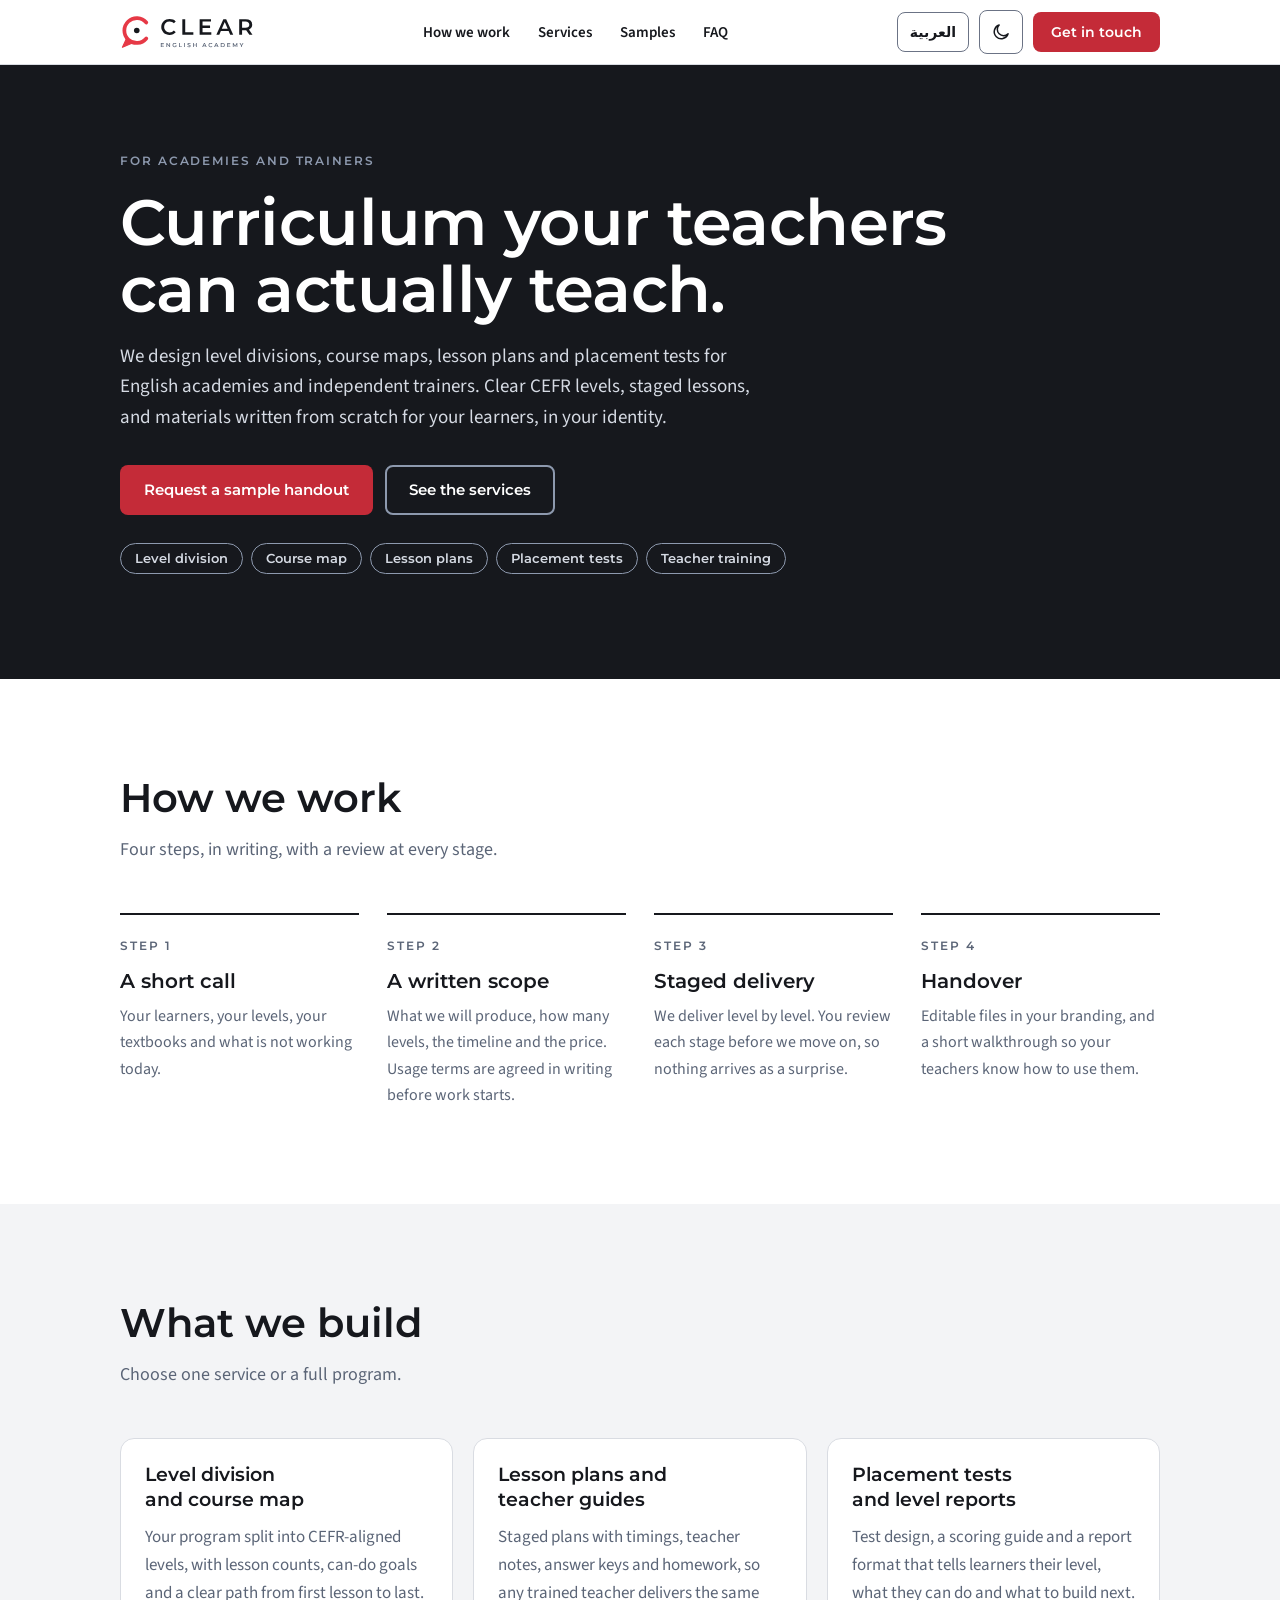
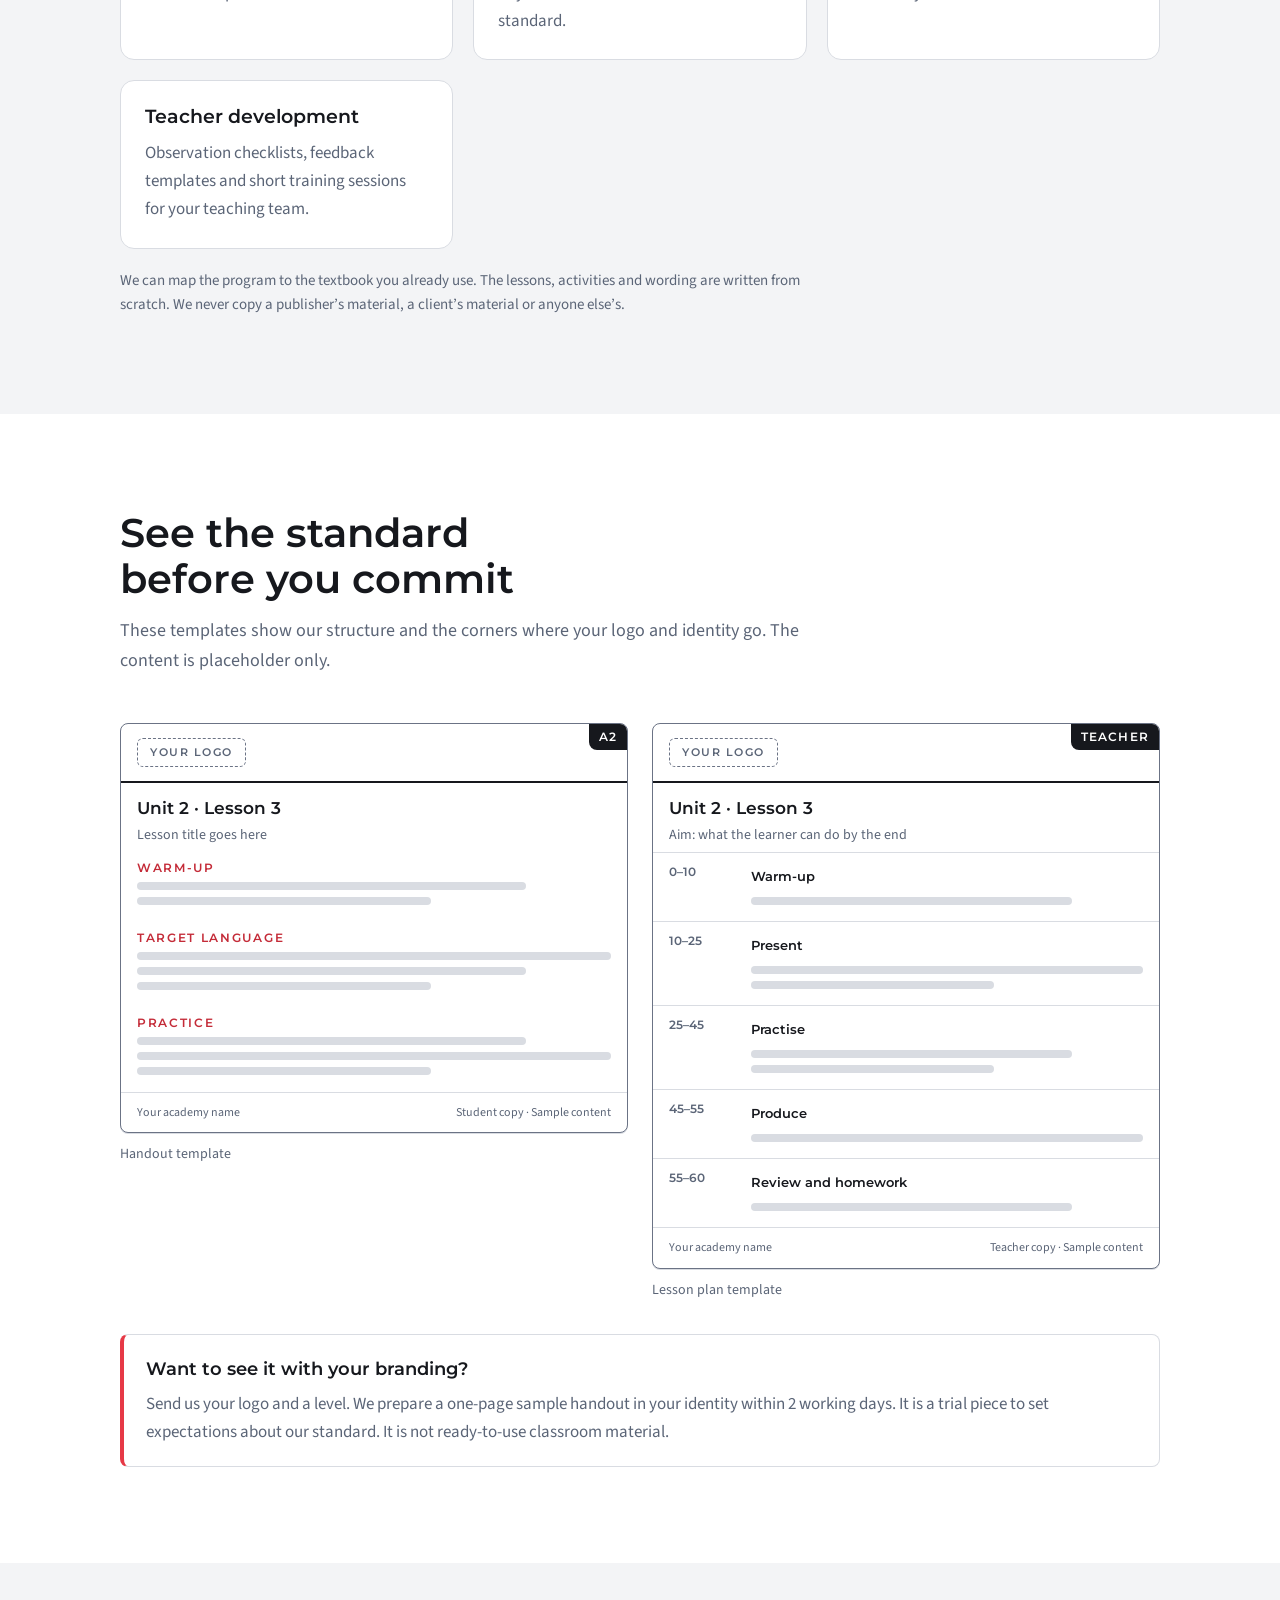
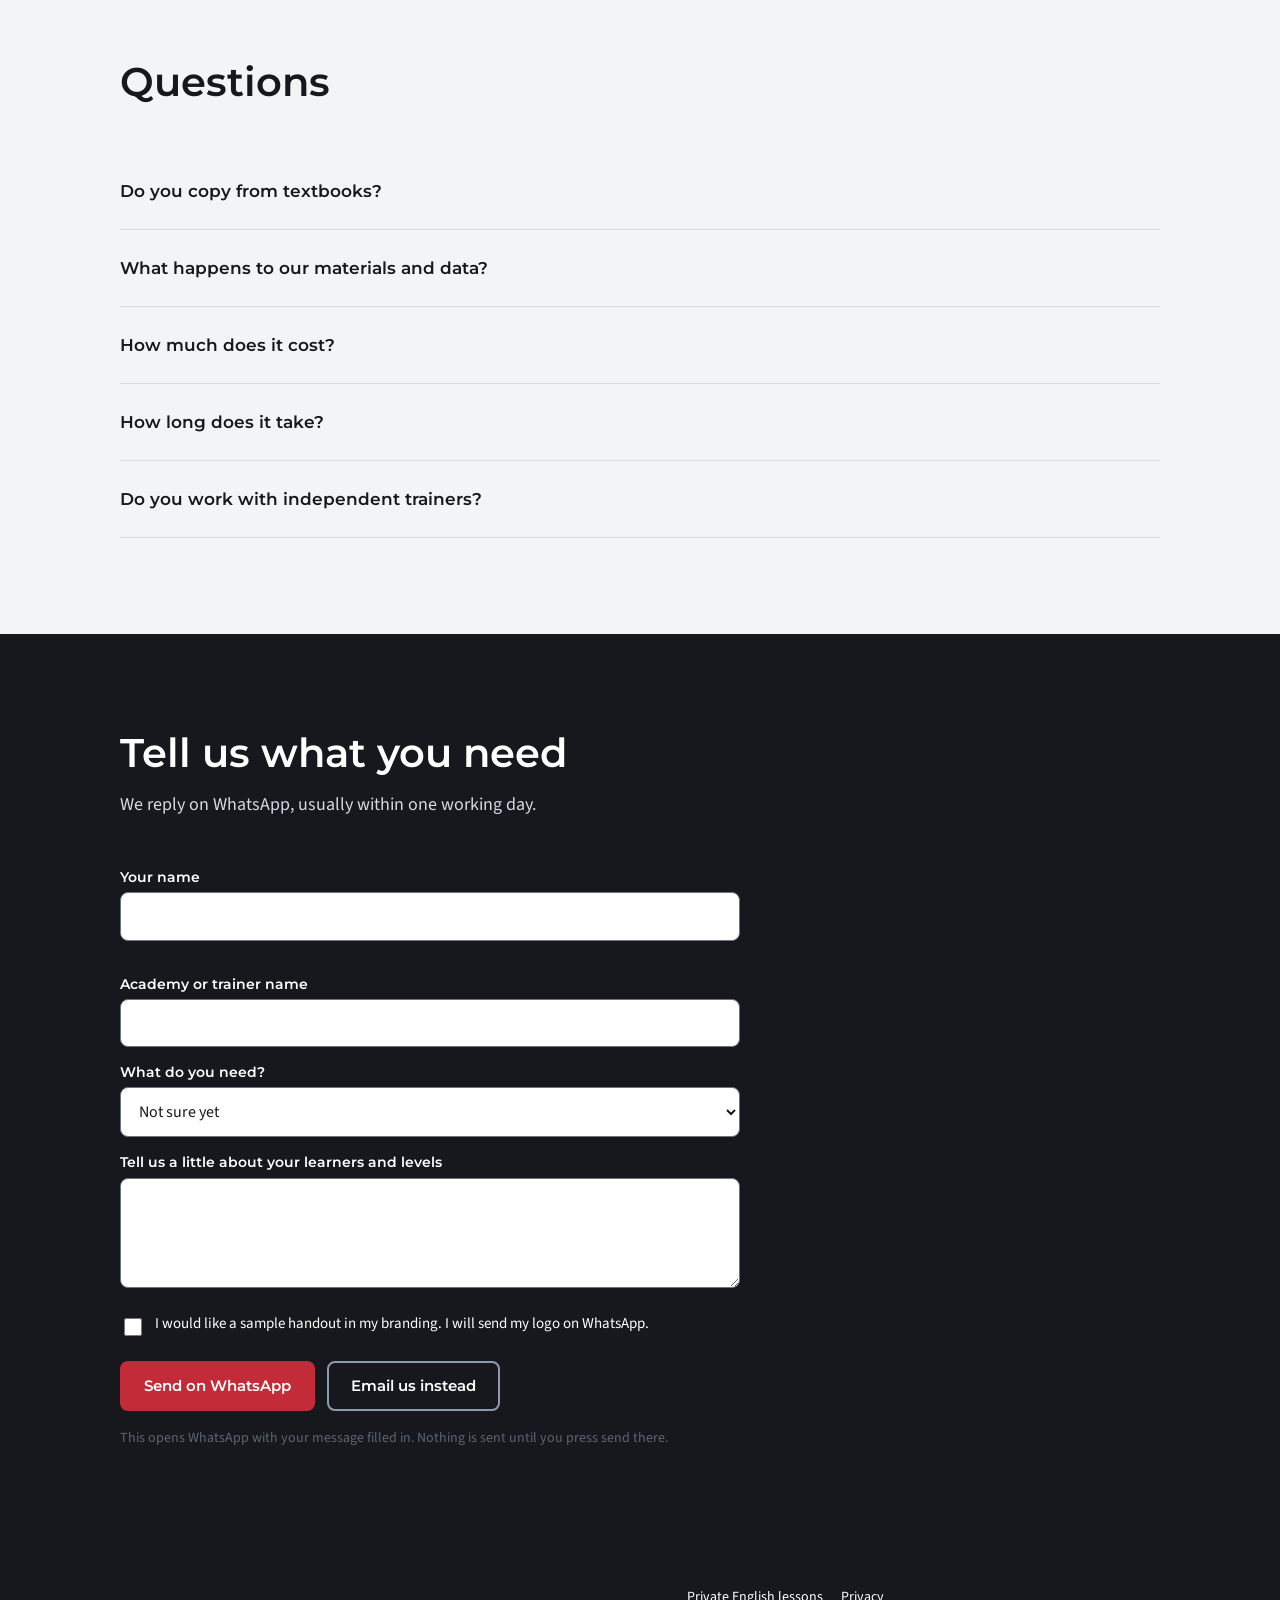
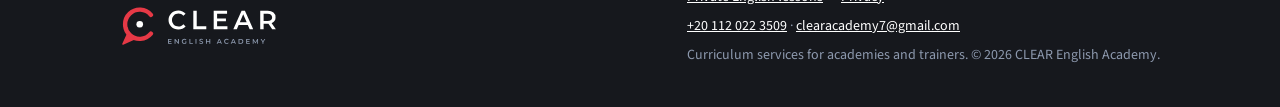
<file: public/academies/index.html>
<!doctype html>
<html lang="en" dir="ltr">
<head>
<meta charset="utf-8">
<meta name="viewport" content="width=device-width,initial-scale=1,viewport-fit=cover">
<link rel="icon" href="data:image/svg+xml,%3Csvg xmlns='http://www.w3.org/2000/svg' viewBox='0 0 64 64'%3E%3Crect width='64' height='64' rx='14' fill='%2316181D'/%3E%3Cpath d='M44 20 A15 15 0 1 0 44 44' fill='none' stroke='%23E63946' stroke-width='6' stroke-linecap='round'/%3E%3Ccircle cx='32' cy='32' r='4' fill='%23fff'/%3E%3C/svg%3E">
<title>CLEAR Curriculum Services</title>
<meta name="description" content="Level divisions, course maps, lesson plans and placement tests for English academies and trainers.">
<link rel="canonical" href="https://clearacademy.clearacademy7.workers.dev/academies/">
<link rel="alternate" hreflang="en" href="https://clearacademy.clearacademy7.workers.dev/academies/"><link rel="alternate" hreflang="ar" href="https://clearacademy.clearacademy7.workers.dev/academies/ar/"><link rel="alternate" hreflang="x-default" href="https://clearacademy.clearacademy7.workers.dev/academies/">
<meta property="og:type" content="website"><meta property="og:site_name" content="CLEAR English Academy"><meta property="og:title" content="CLEAR Curriculum Services"><meta property="og:description" content="Level divisions, course maps, lesson plans and placement tests for English academies and trainers."><meta property="og:url" content="https://clearacademy.clearacademy7.workers.dev/academies/">
<link rel="preconnect" href="https://fonts.googleapis.com">
<link href="https://fonts.googleapis.com/css2?family=Montserrat:wght@600&family=Source+Sans+3:wght@400;600&family=Noto+Sans+Arabic:wght@400;600&display=swap" rel="stylesheet">
<style>
/* Layout concept: left-aligned single page. One night hero with a sample level report, then quiet light bands, a night booking band to close. */
:root{
  --surface:#ffffff; --surface-soft:#f3f4f6; --ink:#16181d; --ink-soft:#5b6577;
  --line:#d9dce2; --line-strong:#6b7385; --brand:#e63946; --action:#c42b38; --on-action:#ffffff;
  --night:#16181d; --on-night:#ffffff; --steel:#8d99ae; --positive:#1b7f5f; --focus:#0b63ce;
  --font-display:Montserrat,"Segoe UI",system-ui,sans-serif;
  --font-text:"Source Sans 3","Segoe UI",system-ui,sans-serif;
  --r-md:8px; --r-lg:14px;
}
@media (prefers-color-scheme: dark){
  :root:not([data-theme="light"]){
    --surface:#16181d; --surface-soft:#1f2229; --ink:#f4f5f7; --ink-soft:#a9b2c3;
    --line:#2e323b; --line-strong:#8d99ae; --action:#ff6b76; --on-action:#16181d;
    --positive:#5fd0a4; --focus:#7fb2ff; color-scheme:dark;
  }
}
:root[data-theme="dark"]{
  --surface:#16181d; --surface-soft:#1f2229; --ink:#f4f5f7; --ink-soft:#a9b2c3;
  --line:#2e323b; --line-strong:#8d99ae; --action:#ff6b76; --on-action:#16181d;
  --positive:#5fd0a4; --focus:#7fb2ff; color-scheme:dark;
}
*{box-sizing:border-box}
html{scroll-behavior:smooth}
body{margin:0;background:var(--surface);color:var(--ink);font:400 17px/1.65 var(--font-text);-webkit-text-size-adjust:100%}
h1,h2,h3{font-family:var(--font-display);font-weight:600;margin:0;text-wrap:balance}
p{margin:0}
a{color:var(--action)}
:focus-visible{outline:2px solid var(--focus);outline-offset:2px}
.wrap{max-width:1120px;margin:0 auto;padding-inline:clamp(16px,4vw,40px)}
section{padding-block:clamp(56px,9vw,96px);scroll-margin-top:64px}
.label{font:600 12px/16px var(--font-display);letter-spacing:.16em;text-transform:uppercase}
.muted{color:var(--ink-soft)}
.btn{display:inline-block;font:600 15px/1.2 var(--font-display);padding:14px 22px;border-radius:var(--r-md);border:2px solid transparent;cursor:pointer;text-decoration:none;text-align:center;transition:background-color .15s,border-color .15s}
.btn-primary{background:var(--action);color:var(--on-action)}
.btn-primary:hover{filter:brightness(1.08)}
.btn-secondary{background:transparent;color:var(--ink);border-color:var(--line-strong)}
.btn-secondary:hover{border-color:var(--ink)}
.night .btn-secondary{color:var(--on-night);border-color:var(--steel)}
.night .btn-secondary:hover{border-color:var(--on-night)}
.skip{position:absolute;left:-999px;top:8px;background:var(--surface);color:var(--ink);padding:8px 12px;z-index:30}
.skip:focus{left:8px}

/* nav */
.nav{position:sticky;top:env(safe-area-inset-top,0px);z-index:20;background:var(--surface);border-bottom:1px solid var(--line)}
.nav .wrap{display:flex;align-items:center;justify-content:space-between;gap:16px;min-height:64px}
.nav .logo{display:block;height:34px;width:auto}
.nav ul{display:flex;gap:28px;list-style:none;margin:0;padding:0}
.nav ul a{color:var(--ink);text-decoration:none;font-weight:600;font-size:15px}
.nav ul a:hover{color:var(--action)}
.nav .btn{padding:10px 16px;font-size:14px}
@media (max-width:860px){.nav ul{display:none}}

/* hero */
.night{background:var(--night);color:var(--on-night)}
.hero{padding-block:clamp(48px,8vw,88px)}
.hero .grid{display:grid;grid-template-columns:minmax(0,1.15fr) minmax(0,.85fr);gap:clamp(32px,5vw,64px);align-items:center}
.hero .label{color:var(--steel);margin-bottom:20px}
.hero h1{font-size:clamp(40px,7vw,64px);line-height:1.04;letter-spacing:-.01em}
.hero .lede{margin-top:20px;font-size:19px;line-height:1.6;color:#d5dae3;max-width:34em}
.hero .cta{display:flex;flex-wrap:wrap;gap:12px;margin-top:32px}
.hero .fine{margin-top:16px;font-size:15px;color:var(--steel)}
@media (max-width:880px){.hero .grid{grid-template-columns:minmax(0,1fr)}}

/* sample report card */
.sample{background:var(--surface-soft);color:var(--ink);border:1px solid var(--line);border-radius:var(--r-lg);padding:20px;max-width:460px;width:100%}
.sample .top{display:flex;justify-content:space-between;align-items:center;gap:12px;padding-bottom:14px;border-bottom:3px solid var(--brand)}
.sample .top svg{height:26px;width:auto}
.sample .tag{border:1px solid var(--line-strong);border-radius:4px;padding:2px 8px;color:var(--ink-soft)}
.sample .lvl{display:flex;gap:16px;align-items:center;margin-top:18px}
.badge{flex:none;width:112px;background:var(--night);color:var(--on-night);border:1px solid var(--line);border-radius:var(--r-lg);padding:14px 14px 12px}
.badge .label{color:var(--steel);font-size:10px;letter-spacing:.14em}
.badge .code{font:600 40px/1.1 var(--font-display);margin-top:4px}
.scale{flex:1;min-width:0}
.scale .bars{display:grid;grid-template-columns:repeat(5,1fr);gap:4px}
.scale .bars i{display:block;height:8px;border-radius:4px;background:var(--line-strong)}
.scale .bars i.on{background:var(--ink)}
.scale .names{display:grid;grid-template-columns:repeat(5,1fr);gap:4px;margin-top:6px;font:600 11px/14px var(--font-display);color:var(--ink-soft)}
.lvbtns{display:grid;grid-template-columns:repeat(5,1fr);gap:4px}
.lvbtns button{background:none;border:0;padding:10px 0 8px;margin:0;cursor:pointer;font:600 11px/14px var(--font-display);color:var(--ink-soft);border-radius:6px;min-height:44px}
.lvbtns button i{display:block;height:8px;border-radius:4px;background:var(--line-strong);margin-bottom:6px;transition:background .15s}
.lvbtns button:hover i{background:var(--steel)}
.lvbtns button[aria-pressed=true]{color:var(--ink)}
.lvbtns button[aria-pressed=true] i{background:var(--ink)}
.hint{margin-top:8px;font-size:12px;line-height:16px;color:var(--ink-soft)}
.scale p{margin-top:10px;font-size:14px;line-height:20px;color:var(--ink-soft)}
.skill{margin-top:16px;padding-top:14px;border-top:1px solid var(--line)}
.skill h3{font-size:16px;line-height:24px;margin-bottom:6px}
.skill p{font-size:14px;line-height:21px}
.skill .can{display:flex;gap:8px}
.skill .can b{color:var(--positive);font-weight:600;flex:none}
.skill .next{color:var(--ink-soft);margin-top:4px}
.note{margin-top:14px;font-size:13px;color:var(--ink-soft)}

/* section heads */
.head{max-width:40em;margin-bottom:clamp(28px,5vw,48px)}
.head h2{font-size:clamp(28px,4.4vw,40px);line-height:1.15}
.head p{margin-top:14px;color:var(--ink-soft);font-size:18px}
.soft{background:var(--surface-soft)}

/* how it works */
.steps{display:grid;grid-template-columns:repeat(auto-fit,minmax(220px,1fr));gap:28px}
.step{border-top:2px solid var(--ink);padding-top:16px}
.step .label{color:var(--ink-soft)}
.step h3{font-size:20px;line-height:28px;margin:8px 0}
.step p{color:var(--ink-soft);font-size:16px}

/* programs */
.cards{display:grid;grid-template-columns:repeat(auto-fit,minmax(240px,1fr));gap:20px}
.card{background:var(--surface);border:1px solid var(--line);border-radius:var(--r-lg);padding:24px;display:flex;flex-direction:column;gap:12px}
.card h3{font-size:20px;line-height:28px}
.card p{color:var(--ink-soft);font-size:16px}
.card .price{margin-top:auto;padding-top:16px;font:600 28px/1.2 var(--font-display);font-variant-numeric:tabular-nums}
.card .price .label{display:block;margin-top:4px;color:var(--ink-soft)}
.includes{margin-top:24px;background:var(--surface);border:1px solid var(--line);border-radius:var(--r-lg);padding:20px 24px}
.includes h3{font-size:16px;line-height:24px;margin-bottom:12px}
.includes ul{list-style:none;margin:0;padding:0;display:flex;flex-wrap:wrap;gap:10px 28px}
.includes li{display:flex;gap:10px;align-items:center;font-size:16px}
.includes li:before{content:"";flex:none;width:13px;height:7px;border-left:2px solid var(--positive);border-bottom:2px solid var(--positive);transform:rotate(-45deg) translateY(-2px)}
.fine{font-size:15px;color:var(--ink-soft);margin-top:16px}

/* placement test */
.test .grid{display:grid;grid-template-columns:minmax(0,.9fr) minmax(0,1.1fr);gap:clamp(32px,5vw,72px);align-items:start}
@media (max-width:880px){.test .grid{grid-template-columns:minmax(0,1fr)}}
.test .head{margin-bottom:0}
.test .facts{margin-top:24px;display:grid;gap:12px;font-size:16px}
.test .facts div{padding-left:16px;border-left:2px solid var(--line-strong)}
.ladder{display:grid;grid-template-columns:repeat(5,1fr);gap:8px;align-items:end;height:150px}
.ladder div{background:var(--ink);color:var(--surface);border-radius:6px 6px 0 0;padding:8px 0 10px;text-align:center;font:600 16px/1 var(--font-display)}
.ladder div:nth-child(1){height:34px}.ladder div:nth-child(2){height:60px}.ladder div:nth-child(3){height:88px}.ladder div:nth-child(4){height:118px}.ladder div:nth-child(5){height:150px}
.levels{margin:20px 0 0;display:grid;gap:0}
.levels div{display:grid;grid-template-columns:44px minmax(0,1fr);gap:12px;padding:12px 0;border-bottom:1px solid var(--line)}
.levels dt{font:600 15px/24px var(--font-display)}
.levels dd{margin:0;font-size:16px;line-height:24px;color:var(--ink-soft)}

/* about */
.about .grid{display:grid;grid-template-columns:minmax(0,200px) minmax(0,1fr);gap:clamp(24px,5vw,56px);align-items:start}
@media (max-width:640px){.about .grid{grid-template-columns:minmax(0,1fr)}}
.tile{background:var(--night);border:1px solid var(--line);border-radius:var(--r-lg);aspect-ratio:1;max-width:200px;width:100%;display:grid;place-items:center}
.tile svg{width:46%;height:auto}
.about h2{font-size:clamp(28px,4.4vw,40px);line-height:1.15}
.about p{margin-top:16px;font-size:18px;max-width:36em}
.chips{display:flex;flex-wrap:wrap;gap:8px;margin-top:20px;padding:0;list-style:none}
.chips li{border:1px solid var(--line-strong);border-radius:999px;padding:4px 14px;font-size:15px}

/* faq */
.faq{max-width:48em}
.faq details{border-bottom:1px solid var(--line)}
.faq summary{list-style:none;cursor:pointer;padding:18px 40px 18px 0;position:relative;font:600 17px/1.4 var(--font-display)}
.faq summary::-webkit-details-marker{display:none}
.faq summary:after{content:"+";position:absolute;right:4px;top:50%;transform:translateY(-50%);font:400 24px/1 var(--font-text);color:var(--ink-soft)}
.faq details[open] summary:after{content:"\2212"}
.faq details p{padding:0 0 20px;color:var(--ink-soft);max-width:38em}

/* booking */
.book .grid{display:grid;grid-template-columns:minmax(0,.8fr) minmax(0,1.2fr);gap:clamp(32px,5vw,72px);align-items:start}
@media (max-width:880px){.book .grid{grid-template-columns:minmax(0,1fr)}}
.book h2{font-size:clamp(28px,4.4vw,40px);line-height:1.15}
.book .lede{margin-top:16px;font-size:18px;color:#d5dae3}
.book form{display:grid;gap:16px}
.book .hint2{font-size:14px;color:#aab3c5;margin:4px 0 0}
.book .two{display:flex;flex-wrap:wrap;gap:12px}
.field{display:grid;gap:6px;min-width:0}
.field label{font-weight:600;font-size:15px}
.field input,.field select,.field textarea{width:100%;font:400 16px/1.4 var(--font-text);color:var(--ink);background:var(--surface);border:1.5px solid var(--line-strong);border-radius:var(--r-md);padding:12px 14px}
.field textarea{min-height:92px;resize:vertical}
.err{color:#ffb3b9;font-size:15px;min-height:0}
.out{margin-top:24px;border:1px solid var(--steel);border-radius:var(--r-lg);padding:20px}
.out pre{margin:0 0 16px;white-space:pre-wrap;overflow-wrap:anywhere;font:400 15px/1.55 var(--font-text);color:var(--on-night)}
.out .row{display:flex;flex-wrap:wrap;gap:12px;align-items:center}
.out .hint{font-size:15px;color:var(--steel)}

footer{padding-block:40px}
footer .wrap{display:flex;flex-wrap:wrap;gap:20px 40px;align-items:center;justify-content:space-between}
footer svg{height:40px;width:auto}
footer p{font-size:14px;color:var(--steel)}
footer .fcol{display:grid;gap:6px}
.night a:not(.btn){color:var(--on-night)}
.contact{margin-top:32px;display:grid;gap:6px;font-size:17px}
.contact .label{color:var(--steel);margin-bottom:4px}
.contact p{color:var(--on-night);overflow-wrap:anywhere}
[hidden]{display:none!important}
/* packages */
.packs-h{margin:48px 0 8px;font-size:clamp(22px,3vw,28px);line-height:1.2}
.packs-p{color:var(--ink-soft);margin-bottom:20px}
.seg{display:flex;flex-wrap:wrap;gap:8px;margin:0 0 20px}
.seg button{font:600 15px/1 var(--font-display);padding:12px 18px;min-height:44px;border-radius:999px;border:1.5px solid var(--line-strong);background:var(--surface);color:var(--ink);cursor:pointer}
.seg button[aria-pressed="true"]{background:var(--ink);color:var(--surface);border-color:var(--ink)}
.packs{display:grid;grid-template-columns:repeat(auto-fit,minmax(240px,1fr));gap:20px}
.pack{background:var(--surface);border:1px solid var(--line);border-radius:var(--r-lg);padding:24px;display:flex;flex-direction:column;gap:6px}
.pack{position:relative}.pack.best{border:2px solid var(--ink)}
.pack h4{font:600 20px/28px var(--font-display);margin:0}
.pack .sub{color:var(--ink-soft);font-size:16px}
.pack .tot{font:600 34px/1.1 var(--font-display);margin-top:14px;font-variant-numeric:tabular-nums}
.pack .egp{color:var(--ink-soft);font-size:16px}
.pack .save{margin-top:10px;font-size:15px;font-weight:600;color:var(--positive);min-height:22px}
.pack .btn{margin-top:auto}
.pack .gap{flex:1;min-height:14px}
.pack .tag{position:absolute;top:-13px;left:20px;font:600 12px/1 var(--font-display);letter-spacing:.08em;text-transform:uppercase;background:var(--ink);color:var(--surface);border-radius:999px;padding:7px 10px}
.cal{display:grid;gap:12px;margin:0 0 28px;padding:20px;border:1px solid var(--steel);border-radius:var(--r-lg)}
.cal p{color:#d5dae3;font-size:16px}
.ck{display:flex;gap:12px;align-items:flex-start;font-weight:400!important;font-size:15px!important;line-height:1.5;cursor:pointer}.field input[type=checkbox]{width:22px;height:22px;flex:none;margin:1px 0 0;padding:0;accent-color:var(--action)}
.terms{display:grid;gap:28px;max-width:48em}.terms h3{font-size:18px;line-height:1.3;margin-bottom:8px;scroll-margin-top:80px}.terms p,.terms li{color:var(--ink-soft);font-size:16px}.terms ul{margin:0;padding-left:20px;display:grid;gap:6px}
.flinks{display:flex;flex-wrap:wrap;gap:6px 18px}
.navr{display:flex;align-items:center;gap:10px}.tbtn{display:inline-grid;place-items:center;width:44px;height:44px;border-radius:var(--r-md);border:1.5px solid var(--line-strong);background:transparent;color:var(--ink);cursor:pointer}.tbtn:hover{border-color:var(--ink)}.tbtn svg{width:20px;height:20px;fill:none;stroke:currentColor;stroke-width:1.8;stroke-linecap:round;stroke-linejoin:round}
.or{margin:4px 0 16px;color:var(--steel);font-size:15px}
@media (prefers-reduced-motion:reduce){html{scroll-behavior:auto}*{transition:none!important}}
/* academies page */
.chips2{display:flex;flex-wrap:wrap;gap:8px;margin-top:28px;padding:0;list-style:none}
.chips2 li{border:1px solid var(--steel);border-radius:999px;padding:6px 14px;font:600 13px/1.3 var(--font-display);color:#d5dae3}
.sgrid{display:grid;grid-template-columns:repeat(auto-fit,minmax(250px,1fr));gap:20px}
.scard{background:var(--surface);border:1px solid var(--line);border-radius:var(--r-lg);padding:24px;display:grid;gap:10px;align-content:start}
.scard h3{font-size:19px;line-height:1.3}
.scard p{color:var(--ink-soft)}
.fine2{margin-top:20px;color:var(--ink-soft);font-size:15px;max-width:48em}
.tpls{display:grid;grid-template-columns:repeat(auto-fit,minmax(280px,1fr));gap:24px;align-items:start}
.tpl{background:var(--surface);color:var(--ink);border:1px solid var(--line-strong);border-radius:var(--r-md);padding:0;overflow:hidden;position:relative;box-shadow:0 1px 0 var(--line)}
.tpl .band{display:flex;justify-content:space-between;align-items:center;gap:12px;padding:14px 16px;border-bottom:2px solid var(--ink)}
.tpl .logoph{border:1.5px dashed var(--line-strong);border-radius:6px;padding:8px 12px;font:600 11px/1 var(--font-display);letter-spacing:.14em;color:var(--ink-soft)}
.tpl .corner{font:600 12px/1 var(--font-display);letter-spacing:.1em;background:var(--ink);color:var(--surface);padding:7px 10px;border-radius:0 0 0 8px;position:absolute;top:0;right:0}
.tpl .ttl{padding:14px 16px 4px}
.tpl .ttl b{font:600 17px/1.3 var(--font-display);display:block}
.tpl .ttl span{color:var(--ink-soft);font-size:14px}
.tpl .blk{padding:10px 16px}
.tpl .blk h4{margin:0 0 8px;font:600 12px/1 var(--font-display);letter-spacing:.14em;text-transform:uppercase;color:var(--action)}
.tpl .ln{height:8px;border-radius:4px;background:var(--line);margin:7px 0}
.tpl .ln.s{width:62%} .tpl .ln.m{width:82%}
.tpl .foot{display:flex;justify-content:space-between;gap:8px;padding:10px 16px;border-top:1px solid var(--line);font-size:12px;color:var(--ink-soft)}
.tpl .row{display:grid;grid-template-columns:70px minmax(0,1fr);gap:12px;padding:9px 16px;border-top:1px solid var(--line);align-items:start}
.tpl .row b{font:600 12px/1.6 var(--font-display);color:var(--ink-soft)}
.tpl .row div{min-width:0}
.tpl .row em{font:600 13px/1.4 var(--font-display);font-style:normal}
.tcap{margin-top:10px;font-size:14px;color:var(--ink-soft)}
.sample-box{margin-top:32px;border:1px solid var(--line);border-left:4px solid var(--brand);border-radius:var(--r-md);padding:20px 22px;background:var(--surface)}
.sample-box h3{font-size:18px;margin-bottom:6px}
.sample-box p{color:var(--ink-soft)}
.faq2 details{border-bottom:1px solid var(--line);padding:16px 0}
.faq2 summary{cursor:pointer;font:600 17px/1.4 var(--font-display);min-height:44px;display:flex;align-items:center}
.faq2 details p{margin-top:8px;color:var(--ink-soft);max-width:48em}
.cform{display:grid;gap:16px;max-width:620px}
.cform label{display:block;font:600 14px/1.3 var(--font-display);margin-bottom:6px}
.cform input[type=text],.cform select,.cform textarea{width:100%;font:400 16px/1.4 var(--font-text);padding:12px 14px;border:1.5px solid var(--line-strong);border-radius:var(--r-md);background:var(--surface);color:var(--ink);min-height:48px}
.cform textarea{min-height:110px;resize:vertical}
.cform .ck{display:flex;gap:10px;align-items:flex-start;font:400 16px/1.5 var(--font-text)}
.cform .ck input{margin-top:5px;width:18px;height:18px;flex:none}
.cform .err{color:var(--action);font-size:14px;min-height:18px}
.cform .acts2{display:flex;flex-wrap:wrap;gap:12px;align-items:center}
.cform .hint2{font-size:14px;color:var(--ink-soft)}

.lang{font:600 14px/1 var(--font-display);color:var(--ink);text-decoration:none;padding:10px 12px;border:1px solid var(--line-strong);border-radius:var(--r-md);min-height:40px;display:inline-flex;align-items:center}
.lang:hover{border-color:var(--ink)}
.navr{display:flex;align-items:center;gap:10px}

.lang{font:600 14px/1 var(--font-display);color:var(--ink);text-decoration:none;padding:10px 12px;border:1px solid var(--line-strong);border-radius:var(--r-md);min-height:40px;display:inline-flex;align-items:center}
.lang:hover{border-color:var(--ink)}
.navr{display:flex;align-items:center;gap:10px}

.lang{font:600 14px/1 var(--font-display);color:var(--ink);text-decoration:none;padding:10px 12px;border:1px solid var(--line-strong);border-radius:var(--r-md);min-height:40px;display:inline-flex;align-items:center}
.lang:hover{border-color:var(--ink)}
.navr{display:flex;align-items:center;gap:10px}
@media (max-width:520px){.navr{gap:6px}.nav .btn{padding:9px 10px;font-size:13px}.lang{padding:9px 10px}.nav .wrap{gap:8px}}
.row b{unicode-bidi:isolate;direction:ltr;text-align:start}
</style>
<script>(function(){var t='light';try{var v=localStorage.getItem('clear-theme');if(v==='dark'||v==='light')t=v;}catch(e){}document.documentElement.setAttribute('data-theme',t);})();</script>
</head>
<body>
<a class="skip" href="#main">Skip to content</a>
<header class="nav"><div class="wrap">
  <a href="/" aria-label="CLEAR English Academy, home"><svg class="logo" xmlns="http://www.w3.org/2000/svg" viewBox="0 0 206 52" aria-hidden="true" focusable="false"><g transform="translate(-12.35 -3.8) scale(0.95)"><path d="M55.32 16.14 A20 20 0 1 0 55.32 41.86" fill="none" stroke="#E63946" stroke-width="6" stroke-linecap="round"/><path d="M23 43 L17 56 L33 49 Z" fill="#E63946" stroke="#E63946" stroke-width="2" stroke-linejoin="round"/><circle cx="40" cy="29" r="4.5" style="fill:var(--ink)"/></g><path d="M75.81 30.46Q73.09 30.46 70.76 29.56Q68.43 28.66 66.72 27.01Q65 25.36 64.05 23.12Q63.1 20.88 63.1 18.23Q63.1 15.57 64.05 13.33Q65 11.08 66.73 9.44Q68.47 7.79 70.78 6.89Q73.09 5.98 75.85 5.98Q78.77 5.98 81.18 6.99Q83.6 7.99 85.26 9.96L82.41 12.65Q81.12 11.25 79.52 10.56Q77.92 9.86 76.05 9.86Q74.18 9.86 72.63 10.47Q71.09 11.08 69.95 12.21Q68.81 13.33 68.18 14.86Q67.55 16.39 67.55 18.23Q67.55 20.06 68.18 21.59Q68.81 23.12 69.95 24.24Q71.09 25.36 72.63 25.98Q74.18 26.59 76.05 26.59Q77.92 26.59 79.52 25.89Q81.12 25.2 82.41 23.77L85.26 26.49Q83.6 28.43 81.18 29.45Q78.77 30.46 75.81 30.46Z M95.33 30.12V6.32H99.75V26.38H112.19V30.12Z M121.81 30.12V6.32H139.19V10.03H126.23V16.22H137.73V19.86H126.23V26.42H139.66V30.12Z M147.35 30.12 158.06 6.32H162.41L173.15 30.12H168.53L166.15 24.62H154.25L151.9 30.12ZM164.69 21.15 160.2 10.74 155.75 21.15Z M182.3 30.12V6.32H192.06Q196.82 6.32 199.52 8.57Q202.22 10.81 202.22 14.79Q202.22 17.41 201 19.3Q199.78 21.18 197.53 22.17Q197.36 22.27 197.16 22.34L202.63 30.12H197.87L193.01 23.16Q192.57 23.19 192.09 23.19H186.72V30.12ZM186.72 19.55H191.89Q194.81 19.55 196.29 18.29Q197.77 17.03 197.77 14.79Q197.77 12.51 196.29 11.29Q194.81 10.06 191.89 10.06H186.72Z" style="fill:var(--ink)"/><path d="M62.45 49.12V42.83H67.04V43.81H63.62V45.44H66.66V46.41H63.62V48.14H67.17V49.12Z M71 49.12V42.83H71.96L75.43 47.09V42.83H76.59V49.12H75.63L72.16 44.86V49.12Z M83.75 49.22Q83.01 49.22 82.39 48.98Q81.78 48.74 81.32 48.3Q80.86 47.87 80.61 47.27Q80.36 46.68 80.36 45.98Q80.36 45.27 80.61 44.68Q80.86 44.09 81.32 43.65Q81.79 43.21 82.41 42.97Q83.03 42.73 83.77 42.73Q84.57 42.73 85.21 43Q85.85 43.26 86.3 43.76L85.56 44.48Q85.19 44.11 84.76 43.94Q84.33 43.76 83.82 43.76Q83.33 43.76 82.9 43.92Q82.48 44.09 82.17 44.38Q81.87 44.68 81.7 45.08Q81.53 45.49 81.53 45.98Q81.53 46.45 81.7 46.86Q81.87 47.26 82.17 47.56Q82.48 47.87 82.89 48.03Q83.31 48.19 83.81 48.19Q84.28 48.19 84.72 48.04Q84.92 47.97 85.11 47.87V45.9H86.21V48.41Q85.72 48.81 85.07 49.01Q84.41 49.22 83.75 49.22Z M90.27 49.12V42.83H91.44V48.13H94.74V49.12Z M98.19 49.12V42.83H99.36V49.12Z M105.53 49.22Q104.79 49.22 104.12 49Q103.44 48.79 103.05 48.46L103.45 47.55Q103.83 47.85 104.39 48.05Q104.94 48.24 105.53 48.24Q106.02 48.24 106.33 48.14Q106.64 48.03 106.78 47.84Q106.92 47.66 106.92 47.42Q106.92 47.14 106.72 46.96Q106.51 46.78 106.18 46.68Q105.85 46.58 105.45 46.49Q105.05 46.4 104.65 46.28Q104.25 46.16 103.92 45.96Q103.59 45.77 103.39 45.44Q103.18 45.12 103.18 44.62Q103.18 44.1 103.45 43.68Q103.73 43.25 104.29 42.99Q104.85 42.73 105.72 42.73Q106.28 42.73 106.84 42.88Q107.4 43.02 107.81 43.29L107.45 44.2Q107.02 43.95 106.57 43.83Q106.12 43.71 105.71 43.71Q105.22 43.71 104.92 43.82Q104.62 43.94 104.48 44.13Q104.34 44.32 104.34 44.56Q104.34 44.85 104.54 45.03Q104.75 45.2 105.07 45.3Q105.4 45.4 105.81 45.49Q106.21 45.59 106.61 45.7Q107.01 45.82 107.34 46.01Q107.67 46.2 107.87 46.52Q108.08 46.85 108.08 47.34Q108.08 47.85 107.8 48.27Q107.53 48.7 106.96 48.96Q106.39 49.22 105.53 49.22Z M116.19 49.12V46.42H112.93V49.12H111.76V42.83H112.93V45.43H116.19V42.83H117.36V49.12Z M125.68 49.12 128.52 42.83H129.67L132.51 49.12H131.29L130.66 47.67H127.51L126.89 49.12ZM130.27 46.75 129.08 43.99 127.9 46.75Z M138.75 49.22Q138.03 49.22 137.41 48.98Q136.8 48.74 136.34 48.3Q135.89 47.87 135.63 47.27Q135.38 46.68 135.38 45.98Q135.38 45.27 135.63 44.68Q135.89 44.09 136.35 43.65Q136.8 43.21 137.42 42.97Q138.03 42.73 138.76 42.73Q139.53 42.73 140.17 43Q140.81 43.27 141.25 43.79L140.49 44.5Q140.15 44.13 139.73 43.95Q139.31 43.76 138.81 43.76Q138.32 43.76 137.91 43.92Q137.5 44.09 137.2 44.38Q136.89 44.68 136.73 45.08Q136.56 45.49 136.56 45.98Q136.56 46.46 136.73 46.87Q136.89 47.27 137.2 47.57Q137.5 47.87 137.91 48.03Q138.32 48.19 138.81 48.19Q139.31 48.19 139.73 48Q140.15 47.82 140.49 47.44L141.25 48.16Q140.81 48.67 140.17 48.95Q139.53 49.22 138.75 49.22Z M143.92 49.12 146.76 42.83H147.91L150.75 49.12H149.53L148.9 47.67H145.75L145.13 49.12ZM148.51 46.75 147.33 43.99 146.15 46.75Z M154.08 49.12V42.83H156.83Q157.86 42.83 158.63 43.22Q159.4 43.62 159.84 44.32Q160.27 45.02 160.27 45.98Q160.27 46.92 159.84 47.63Q159.4 48.33 158.63 48.73Q157.86 49.12 156.83 49.12ZM155.25 48.13H156.78Q157.48 48.13 158 47.86Q158.52 47.59 158.8 47.11Q159.09 46.62 159.09 45.98Q159.09 45.32 158.8 44.84Q158.52 44.36 158 44.09Q157.48 43.81 156.78 43.81H155.25Z M164.03 49.12V42.83H168.63V43.81H165.2V45.44H168.24V46.41H165.2V48.14H168.75V49.12Z M172.58 49.12V42.83H173.54L176.04 47L178.5 42.83H179.46L179.47 49.12H178.37L178.36 44.95L176.29 48.41H175.77L173.7 45V49.12Z M185.24 49.12V46.92L182.77 42.83H184.02L185.86 45.89L187.73 42.83H188.88L186.41 46.9V49.12Z" style="fill:var(--ink-soft)"/></svg></a>
  <nav aria-label="Main"><ul><li><a href="#how">How we work</a></li><li><a href="#services">Services</a></li><li><a href="#samples">Samples</a></li><li><a href="#faq">FAQ</a></li></ul></nav>
  <div class="navr"><a class="lang" href="/academies/ar/" lang="ar" hreflang="ar" aria-label="Arabic version">العربية</a><button class="tbtn" id="themeBtn" type="button" aria-label="Switch to dark mode" title="Switch to dark mode"></button><a class="btn btn-primary" href="#contact">Get in touch</a></div>
</div></header>

<main id="main">
<section class="night hero" id="top"><div class="wrap">
  <p class="label">For academies and trainers</p>
  <h1>Curriculum your teachers can actually teach.</h1>
  <p class="lede">We design level divisions, course maps, lesson plans and placement tests for English academies and independent trainers. Clear CEFR levels, staged lessons, and materials written from scratch for your learners, in your identity.</p>
  <div class="cta"><a class="btn btn-primary" href="#contact">Request a sample handout</a><a class="btn btn-secondary" href="#services">See the services</a></div>
  <ul class="chips2" aria-label="What we build"><li>Level division</li><li>Course map</li><li>Lesson plans</li><li>Placement tests</li><li>Teacher training</li></ul>
</div></section>

<section id="how"><div class="wrap">
  <div class="head"><h2>How we work</h2><p>Four steps, in writing, with a review at every stage.</p></div>
  <div class="steps"><div class="step"><span class="label">Step 1</span><h3>A short call</h3><p>Your learners, your levels, your textbooks and what is not working today.</p></div><div class="step"><span class="label">Step 2</span><h3>A written scope</h3><p>What we will produce, how many levels, the timeline and the price. Usage terms are agreed in writing before work starts.</p></div><div class="step"><span class="label">Step 3</span><h3>Staged delivery</h3><p>We deliver level by level. You review each stage before we move on, so nothing arrives as a surprise.</p></div><div class="step"><span class="label">Step 4</span><h3>Handover</h3><p>Editable files in your branding, and a short walkthrough so your teachers know how to use them.</p></div></div>
</div></section>

<section class="soft" id="services"><div class="wrap">
  <div class="head"><h2>What we build</h2><p>Choose one service or a full program.</p></div>
  <div class="sgrid"><article class="scard"><h3>Level division and course map</h3><p>Your program split into CEFR-aligned levels, with lesson counts, can-do goals and a clear path from first lesson to last.</p></article><article class="scard"><h3>Lesson plans and teacher guides</h3><p>Staged plans with timings, teacher notes, answer keys and homework, so any trained teacher delivers the same standard.</p></article><article class="scard"><h3>Placement tests and level reports</h3><p>Test design, a scoring guide and a report format that tells learners their level, what they can do and what to build next.</p></article><article class="scard"><h3>Teacher development</h3><p>Observation checklists, feedback templates and short training sessions for your teaching team.</p></article></div>
  <p class="fine2">We can map the program to the textbook you already use. The lessons, activities and wording are written from scratch. We never copy a publisher&rsquo;s material, a client&rsquo;s material or anyone else&rsquo;s.</p>
</div></section>

<section id="samples"><div class="wrap">
  <div class="head"><h2>See the standard before you commit</h2><p>These templates show our structure and the corners where your logo and identity go. The content is placeholder only.</p></div>
  <div class="tpls">
    <figure style="margin:0">
      <div class="tpl" role="img" aria-label="Sample handout template with a logo placeholder, a level tag in the corner and three content blocks">
        <span class="corner">A2</span>
        <div class="band"><span class="logoph">YOUR LOGO</span></div>
        <div class="ttl"><b>Unit 2 &middot; Lesson 3</b><span>Lesson title goes here</span></div>
        <div class="blk"><h4>Warm-up</h4><div class="ln m"></div><div class="ln s"></div></div><div class="blk"><h4>Target language</h4><div class="ln"></div><div class="ln m"></div><div class="ln s"></div></div><div class="blk"><h4>Practice</h4><div class="ln m"></div><div class="ln"></div><div class="ln s"></div></div>
        <div class="foot"><span>Your academy name</span><span>Student copy &middot; Sample content</span></div>
      </div>
      <figcaption class="tcap">Handout template</figcaption>
    </figure>
    <figure style="margin:0">
      <div class="tpl" role="img" aria-label="Sample lesson plan template with a logo placeholder and a timed five-stage lesson outline">
        <span class="corner">TEACHER</span>
        <div class="band"><span class="logoph">YOUR LOGO</span></div>
        <div class="ttl"><b>Unit 2 &middot; Lesson 3</b><span>Aim: what the learner can do by the end</span></div>
        <div class="row"><b dir="ltr">0&ndash;10</b><div><em>Warm-up</em><div class="ln m"></div></div></div><div class="row"><b dir="ltr">10&ndash;25</b><div><em>Present</em><div class="ln"></div><div class="ln s"></div></div></div><div class="row"><b dir="ltr">25&ndash;45</b><div><em>Practise</em><div class="ln m"></div><div class="ln s"></div></div></div><div class="row"><b dir="ltr">45&ndash;55</b><div><em>Produce</em><div class="ln"></div></div></div><div class="row"><b dir="ltr">55&ndash;60</b><div><em>Review and homework</em><div class="ln m"></div></div></div>
        <div class="foot"><span>Your academy name</span><span>Teacher copy &middot; Sample content</span></div>
      </div>
      <figcaption class="tcap">Lesson plan template</figcaption>
    </figure>
  </div>
  <div class="sample-box"><h3>Want to see it with your branding?</h3><p>Send us your logo and a level. We prepare a one-page sample handout in your identity within 2 working days. It is a trial piece to set expectations about our standard. It is not ready-to-use classroom material.</p></div>
</div></section>

<section class="soft" id="faq"><div class="wrap">
  <div class="head"><h2>Questions</h2></div>
  <div class="faq2"><details><summary>Do you copy from textbooks?</summary><p>No. We can map your program to the topics and levels of the book you already use, but we write the lessons, activities and wording ourselves.</p></details><details><summary>What happens to our materials and data?</summary><p>They stay confidential. We never reuse one client&rsquo;s material for another, and we never show a client&rsquo;s work in our portfolio without their written permission. Our sample templates use placeholder content only.</p></details><details><summary>How much does it cost?</summary><p>We quote after a short call, because the scope differs: one level, a full program or a placement test. The written scope states the price before any work starts.</p></details><details><summary>How long does it take?</summary><p>It depends on the scope. The written scope gives a timeline, and we deliver level by level so you can start using finished levels while we build the next. A sample handout takes 2 working days.</p></details><details><summary>Do you work with independent trainers?</summary><p>Yes. If you teach privately, we can build your level map, lesson plans or placement test in the same way.</p></details></div>
</div></section>

<section class="night" id="contact"><div class="wrap">
  <div class="head"><h2>Tell us what you need</h2><p style="color:#d5dae3">We reply on WhatsApp, usually within one working day.</p></div>
  <form class="cform" id="cform" novalidate>
    <div><label for="cName">Your name</label><input id="cName" type="text" autocomplete="name" required><div class="err" id="nameErr" role="alert"></div></div>
    <div><label for="cOrg">Academy or trainer name</label><input id="cOrg" type="text" autocomplete="organization"></div>
    <div><label for="cNeed">What do you need?</label><select id="cNeed"><option value="">Not sure yet</option><option value="Level division and course map">Level division and course map</option><option value="Lesson plans and teacher guides">Lesson plans and teacher guides</option><option value="Placement test and level reports">Placement test and level reports</option><option value="Teacher development">Teacher development</option><option value="A full program">A full program</option></select></div>
    <div><label for="cMsg">Tell us a little about your learners and levels</label><textarea id="cMsg"></textarea></div>
    <label class="ck" for="cSample"><input id="cSample" type="checkbox"><span>I would like a sample handout in my branding. I will send my logo on WhatsApp.</span></label>
    <div class="acts2"><button class="btn btn-primary" type="submit">Send on WhatsApp</button><a class="btn btn-secondary" id="mailBtn" href="mailto:clearacademy7@gmail.com">Email us instead</a></div>
    <p class="hint2">This opens WhatsApp with your message filled in. Nothing is sent until you press send there.</p>
  </form>
</div></section>
</main>

<footer class="night"><div class="wrap">
  <svg xmlns="http://www.w3.org/2000/svg" viewBox="0 0 206 52" aria-hidden="true" focusable="false"><g transform="translate(-12.35 -3.8) scale(0.95)"><path d="M55.32 16.14 A20 20 0 1 0 55.32 41.86" fill="none" stroke="#E63946" stroke-width="6" stroke-linecap="round"/><path d="M23 43 L17 56 L33 49 Z" fill="#E63946" stroke="#E63946" stroke-width="2" stroke-linejoin="round"/><circle cx="40" cy="29" r="4.5" fill="#FFFFFF"/></g><path d="M75.81 30.46Q73.09 30.46 70.76 29.56Q68.43 28.66 66.72 27.01Q65 25.36 64.05 23.12Q63.1 20.88 63.1 18.23Q63.1 15.57 64.05 13.33Q65 11.08 66.73 9.44Q68.47 7.79 70.78 6.89Q73.09 5.98 75.85 5.98Q78.77 5.98 81.18 6.99Q83.6 7.99 85.26 9.96L82.41 12.65Q81.12 11.25 79.52 10.56Q77.92 9.86 76.05 9.86Q74.18 9.86 72.63 10.47Q71.09 11.08 69.95 12.21Q68.81 13.33 68.18 14.86Q67.55 16.39 67.55 18.23Q67.55 20.06 68.18 21.59Q68.81 23.12 69.95 24.24Q71.09 25.36 72.63 25.98Q74.18 26.59 76.05 26.59Q77.92 26.59 79.52 25.89Q81.12 25.2 82.41 23.77L85.26 26.49Q83.6 28.43 81.18 29.45Q78.77 30.46 75.81 30.46Z M95.33 30.12V6.32H99.75V26.38H112.19V30.12Z M121.81 30.12V6.32H139.19V10.03H126.23V16.22H137.73V19.86H126.23V26.42H139.66V30.12Z M147.35 30.12 158.06 6.32H162.41L173.15 30.12H168.53L166.15 24.62H154.25L151.9 30.12ZM164.69 21.15 160.2 10.74 155.75 21.15Z M182.3 30.12V6.32H192.06Q196.82 6.32 199.52 8.57Q202.22 10.81 202.22 14.79Q202.22 17.41 201 19.3Q199.78 21.18 197.53 22.17Q197.36 22.27 197.16 22.34L202.63 30.12H197.87L193.01 23.16Q192.57 23.19 192.09 23.19H186.72V30.12ZM186.72 19.55H191.89Q194.81 19.55 196.29 18.29Q197.77 17.03 197.77 14.79Q197.77 12.51 196.29 11.29Q194.81 10.06 191.89 10.06H186.72Z" fill="#FFFFFF"/><path d="M62.45 49.12V42.83H67.04V43.81H63.62V45.44H66.66V46.41H63.62V48.14H67.17V49.12Z M71 49.12V42.83H71.96L75.43 47.09V42.83H76.59V49.12H75.63L72.16 44.86V49.12Z M83.75 49.22Q83.01 49.22 82.39 48.98Q81.78 48.74 81.32 48.3Q80.86 47.87 80.61 47.27Q80.36 46.68 80.36 45.98Q80.36 45.27 80.61 44.68Q80.86 44.09 81.32 43.65Q81.79 43.21 82.41 42.97Q83.03 42.73 83.77 42.73Q84.57 42.73 85.21 43Q85.85 43.26 86.3 43.76L85.56 44.48Q85.19 44.11 84.76 43.94Q84.33 43.76 83.82 43.76Q83.33 43.76 82.9 43.92Q82.48 44.09 82.17 44.38Q81.87 44.68 81.7 45.08Q81.53 45.49 81.53 45.98Q81.53 46.45 81.7 46.86Q81.87 47.26 82.17 47.56Q82.48 47.87 82.89 48.03Q83.31 48.19 83.81 48.19Q84.28 48.19 84.72 48.04Q84.92 47.97 85.11 47.87V45.9H86.21V48.41Q85.72 48.81 85.07 49.01Q84.41 49.22 83.75 49.22Z M90.27 49.12V42.83H91.44V48.13H94.74V49.12Z M98.19 49.12V42.83H99.36V49.12Z M105.53 49.22Q104.79 49.22 104.12 49Q103.44 48.79 103.05 48.46L103.45 47.55Q103.83 47.85 104.39 48.05Q104.94 48.24 105.53 48.24Q106.02 48.24 106.33 48.14Q106.64 48.03 106.78 47.84Q106.92 47.66 106.92 47.42Q106.92 47.14 106.72 46.96Q106.51 46.78 106.18 46.68Q105.85 46.58 105.45 46.49Q105.05 46.4 104.65 46.28Q104.25 46.16 103.92 45.96Q103.59 45.77 103.39 45.44Q103.18 45.12 103.18 44.62Q103.18 44.1 103.45 43.68Q103.73 43.25 104.29 42.99Q104.85 42.73 105.72 42.73Q106.28 42.73 106.84 42.88Q107.4 43.02 107.81 43.29L107.45 44.2Q107.02 43.95 106.57 43.83Q106.12 43.71 105.71 43.71Q105.22 43.71 104.92 43.82Q104.62 43.94 104.48 44.13Q104.34 44.32 104.34 44.56Q104.34 44.85 104.54 45.03Q104.75 45.2 105.07 45.3Q105.4 45.4 105.81 45.49Q106.21 45.59 106.61 45.7Q107.01 45.82 107.34 46.01Q107.67 46.2 107.87 46.52Q108.08 46.85 108.08 47.34Q108.08 47.85 107.8 48.27Q107.53 48.7 106.96 48.96Q106.39 49.22 105.53 49.22Z M116.19 49.12V46.42H112.93V49.12H111.76V42.83H112.93V45.43H116.19V42.83H117.36V49.12Z M125.68 49.12 128.52 42.83H129.67L132.51 49.12H131.29L130.66 47.67H127.51L126.89 49.12ZM130.27 46.75 129.08 43.99 127.9 46.75Z M138.75 49.22Q138.03 49.22 137.41 48.98Q136.8 48.74 136.34 48.3Q135.89 47.87 135.63 47.27Q135.38 46.68 135.38 45.98Q135.38 45.27 135.63 44.68Q135.89 44.09 136.35 43.65Q136.8 43.21 137.42 42.97Q138.03 42.73 138.76 42.73Q139.53 42.73 140.17 43Q140.81 43.27 141.25 43.79L140.49 44.5Q140.15 44.13 139.73 43.95Q139.31 43.76 138.81 43.76Q138.32 43.76 137.91 43.92Q137.5 44.09 137.2 44.38Q136.89 44.68 136.73 45.08Q136.56 45.49 136.56 45.98Q136.56 46.46 136.73 46.87Q136.89 47.27 137.2 47.57Q137.5 47.87 137.91 48.03Q138.32 48.19 138.81 48.19Q139.31 48.19 139.73 48Q140.15 47.82 140.49 47.44L141.25 48.16Q140.81 48.67 140.17 48.95Q139.53 49.22 138.75 49.22Z M143.92 49.12 146.76 42.83H147.91L150.75 49.12H149.53L148.9 47.67H145.75L145.13 49.12ZM148.51 46.75 147.33 43.99 146.15 46.75Z M154.08 49.12V42.83H156.83Q157.86 42.83 158.63 43.22Q159.4 43.62 159.84 44.32Q160.27 45.02 160.27 45.98Q160.27 46.92 159.84 47.63Q159.4 48.33 158.63 48.73Q157.86 49.12 156.83 49.12ZM155.25 48.13H156.78Q157.48 48.13 158 47.86Q158.52 47.59 158.8 47.11Q159.09 46.62 159.09 45.98Q159.09 45.32 158.8 44.84Q158.52 44.36 158 44.09Q157.48 43.81 156.78 43.81H155.25Z M164.03 49.12V42.83H168.63V43.81H165.2V45.44H168.24V46.41H165.2V48.14H168.75V49.12Z M172.58 49.12V42.83H173.54L176.04 47L178.5 42.83H179.46L179.47 49.12H178.37L178.36 44.95L176.29 48.41H175.77L173.7 45V49.12Z M185.24 49.12V46.92L182.77 42.83H184.02L185.86 45.89L187.73 42.83H188.88L186.41 46.9V49.12Z" fill="#8D99AE"/></svg>
  <div class="fcol"><p class="flinks"><a href="/">Private English lessons</a><a href="/#terms-privacy">Privacy</a></p><p><a href="https://wa.me/201120223509" target="_blank" rel="noopener" dir="ltr">+20 112 022 3509</a> &middot; <a href="mailto:clearacademy7@gmail.com">clearacademy7@gmail.com</a></p><p>Curriculum services for academies and trainers. &copy; 2026 CLEAR English Academy.</p></div>
</div></footer>

<script>
(function(){
  var DARK="Switch to dark mode", LIGHT="Switch to light mode", ERR="Please tell us your name.", SUBJ="Curriculum services", WA=["Hello, I would like to talk about curriculum services with CLEAR English Academy.", "Name: ", "Academy or trainer: ", "I need: ", "About my learners and levels: ", "I would like a sample handout in my branding. I will send my logo here."];
  var themeBtn=document.getElementById('themeBtn');
  var SUN='<svg viewBox="0 0 24 24" aria-hidden="true"><circle cx="12" cy="12" r="4"/><path d="M12 2v2M12 20v2M4.9 4.9l1.4 1.4M17.7 17.7l1.4 1.4M2 12h2M20 12h2M4.9 19.1l1.4-1.4M17.7 6.3l1.4-1.4"/></svg>';
  var MOON='<svg viewBox="0 0 24 24" aria-hidden="true"><path d="M20.5 14.2A8.5 8.5 0 1 1 9.8 3.5a6.8 6.8 0 0 0 10.7 10.7z"/></svg>';
  function paint(){var dark=document.documentElement.getAttribute('data-theme')==='dark';themeBtn.innerHTML=dark?SUN:MOON;var l=dark?LIGHT:DARK;themeBtn.setAttribute('aria-label',l);themeBtn.title=l;}
  themeBtn.addEventListener('click',function(){var n=document.documentElement.getAttribute('data-theme')==='dark'?'light':'dark';document.documentElement.setAttribute('data-theme',n);try{localStorage.setItem('clear-theme',n);}catch(e){}paint();});
  paint();
  var f=document.getElementById('cform'), nameEl=document.getElementById('cName'), err=document.getElementById('nameErr');
  function text(){
    var v=function(id){return document.getElementById(id).value.trim();};
    var L=[WA[0],WA[1]+v('cName')];
    if(v('cOrg'))L.push(WA[2]+v('cOrg'));
    if(v('cNeed'))L.push(WA[3]+v('cNeed'));
    if(v('cMsg'))L.push(WA[4]+v('cMsg'));
    if(document.getElementById('cSample').checked)L.push(WA[5]);
    return L.join('\n');
  }
  document.getElementById('mailBtn').addEventListener('click',function(){
    this.href='mailto:clearacademy7@gmail.com?subject='+encodeURIComponent(SUBJ)+'&body='+encodeURIComponent(text());
  });
  f.addEventListener('submit',function(e){
    e.preventDefault(); err.textContent='';
    if(!nameEl.value.trim()){err.textContent=ERR;nameEl.focus();return;}
    window.open('https://wa.me/201120223509?text='+encodeURIComponent(text()),'_blank','noopener');
  });
})();
</script>
</body>
</html>
</file>
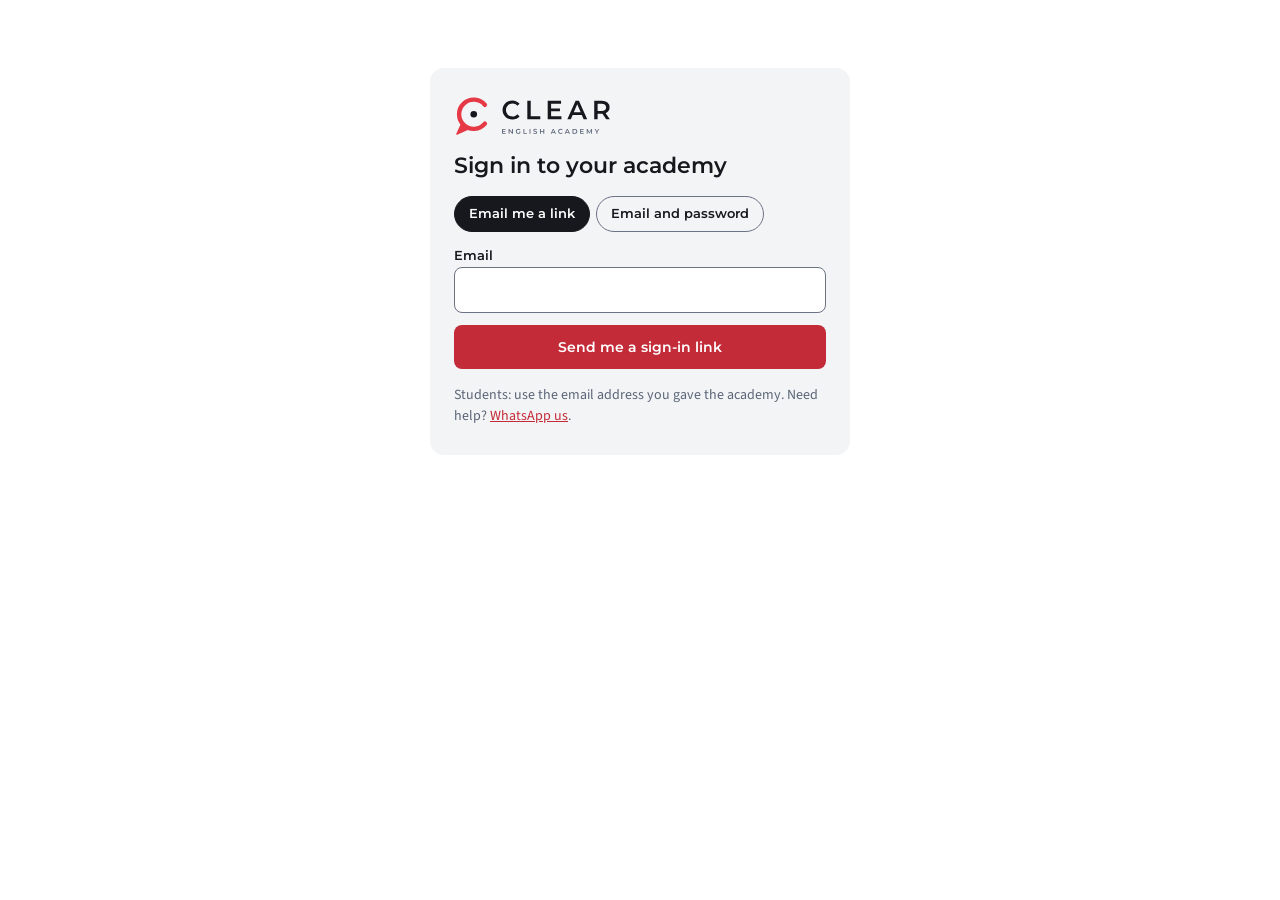
<file: public/app/index.html>
<!doctype html>
<html lang="en">
<head>
<meta charset="utf-8">
<meta name="viewport" content="width=device-width,initial-scale=1">
<meta name="robots" content="noindex,nofollow">
<title>CLEAR English Academy | Sign in</title>
<link rel="icon" href="data:image/svg+xml,%3Csvg xmlns='http://www.w3.org/2000/svg' viewBox='0 0 64 64'%3E%3Crect width='64' height='64' rx='14' fill='%2316181D'/%3E%3Cpath d='M44 20 A15 15 0 1 0 44 44' fill='none' stroke='%23E63946' stroke-width='6' stroke-linecap='round'/%3E%3Ccircle cx='32' cy='32' r='4' fill='%23fff'/%3E%3C/svg%3E">
<link rel="preconnect" href="https://fonts.googleapis.com">
<link href="https://fonts.googleapis.com/css2?family=Montserrat:wght@600;700&family=Source+Sans+3:ital,wght@0,400;0,600;0,700;1,400&display=swap" rel="stylesheet">
<link rel="stylesheet" href="app.css?v=6">
<link rel="stylesheet" href="slides.css?v=18">
<script>(function(){var t='light';try{var v=localStorage.getItem('clear-theme');if(v==='dark'||v==='light')t=v;}catch(e){}document.documentElement.setAttribute('data-theme',t);})();</script>
</head>
<body>
<template id="logoTpl"><svg xmlns="http://www.w3.org/2000/svg" viewBox="0 0 206 52" aria-hidden="true" focusable="false"><g transform="translate(-12.35 -3.8) scale(0.95)"><path d="M55.32 16.14 A20 20 0 1 0 55.32 41.86" fill="none" stroke="#E63946" stroke-width="6" stroke-linecap="round"/><path d="M23 43 L17 56 L33 49 Z" fill="#E63946" stroke="#E63946" stroke-width="2" stroke-linejoin="round"/><circle cx="40" cy="29" r="4.5" style="fill:var(--ink)"/></g><path d="M75.81 30.46Q73.09 30.46 70.76 29.56Q68.43 28.66 66.72 27.01Q65 25.36 64.05 23.12Q63.1 20.88 63.1 18.23Q63.1 15.57 64.05 13.33Q65 11.08 66.73 9.44Q68.47 7.79 70.78 6.89Q73.09 5.98 75.85 5.98Q78.77 5.98 81.18 6.99Q83.6 7.99 85.26 9.96L82.41 12.65Q81.12 11.25 79.52 10.56Q77.92 9.86 76.05 9.86Q74.18 9.86 72.63 10.47Q71.09 11.08 69.95 12.21Q68.81 13.33 68.18 14.86Q67.55 16.39 67.55 18.23Q67.55 20.06 68.18 21.59Q68.81 23.12 69.95 24.24Q71.09 25.36 72.63 25.98Q74.18 26.59 76.05 26.59Q77.92 26.59 79.52 25.89Q81.12 25.2 82.41 23.77L85.26 26.49Q83.6 28.43 81.18 29.45Q78.77 30.46 75.81 30.46Z M95.33 30.12V6.32H99.75V26.38H112.19V30.12Z M121.81 30.12V6.32H139.19V10.03H126.23V16.22H137.73V19.86H126.23V26.42H139.66V30.12Z M147.35 30.12 158.06 6.32H162.41L173.15 30.12H168.53L166.15 24.62H154.25L151.9 30.12ZM164.69 21.15 160.2 10.74 155.75 21.15Z M182.3 30.12V6.32H192.06Q196.82 6.32 199.52 8.57Q202.22 10.81 202.22 14.79Q202.22 17.41 201 19.3Q199.78 21.18 197.53 22.17Q197.36 22.27 197.16 22.34L202.63 30.12H197.87L193.01 23.16Q192.57 23.19 192.09 23.19H186.72V30.12ZM186.72 19.55H191.89Q194.81 19.55 196.29 18.29Q197.77 17.03 197.77 14.79Q197.77 12.51 196.29 11.29Q194.81 10.06 191.89 10.06H186.72Z" style="fill:var(--ink)"/><path d="M62.45 49.12V42.83H67.04V43.81H63.62V45.44H66.66V46.41H63.62V48.14H67.17V49.12Z M71 49.12V42.83H71.96L75.43 47.09V42.83H76.59V49.12H75.63L72.16 44.86V49.12Z M83.75 49.22Q83.01 49.22 82.39 48.98Q81.78 48.74 81.32 48.3Q80.86 47.87 80.61 47.27Q80.36 46.68 80.36 45.98Q80.36 45.27 80.61 44.68Q80.86 44.09 81.32 43.65Q81.79 43.21 82.41 42.97Q83.03 42.73 83.77 42.73Q84.57 42.73 85.21 43Q85.85 43.26 86.3 43.76L85.56 44.48Q85.19 44.11 84.76 43.94Q84.33 43.76 83.82 43.76Q83.33 43.76 82.9 43.92Q82.48 44.09 82.17 44.38Q81.87 44.68 81.7 45.08Q81.53 45.49 81.53 45.98Q81.53 46.45 81.7 46.86Q81.87 47.26 82.17 47.56Q82.48 47.87 82.89 48.03Q83.31 48.19 83.81 48.19Q84.28 48.19 84.72 48.04Q84.92 47.97 85.11 47.87V45.9H86.21V48.41Q85.72 48.81 85.07 49.01Q84.41 49.22 83.75 49.22Z M90.27 49.12V42.83H91.44V48.13H94.74V49.12Z M98.19 49.12V42.83H99.36V49.12Z M105.53 49.22Q104.79 49.22 104.12 49Q103.44 48.79 103.05 48.46L103.45 47.55Q103.83 47.85 104.39 48.05Q104.94 48.24 105.53 48.24Q106.02 48.24 106.33 48.14Q106.64 48.03 106.78 47.84Q106.92 47.66 106.92 47.42Q106.92 47.14 106.72 46.96Q106.51 46.78 106.18 46.68Q105.85 46.58 105.45 46.49Q105.05 46.4 104.65 46.28Q104.25 46.16 103.92 45.96Q103.59 45.77 103.39 45.44Q103.18 45.12 103.18 44.62Q103.18 44.1 103.45 43.68Q103.73 43.25 104.29 42.99Q104.85 42.73 105.72 42.73Q106.28 42.73 106.84 42.88Q107.4 43.02 107.81 43.29L107.45 44.2Q107.02 43.95 106.57 43.83Q106.12 43.71 105.71 43.71Q105.22 43.71 104.92 43.82Q104.62 43.94 104.48 44.13Q104.34 44.32 104.34 44.56Q104.34 44.85 104.54 45.03Q104.75 45.2 105.07 45.3Q105.4 45.4 105.81 45.49Q106.21 45.59 106.61 45.7Q107.01 45.82 107.34 46.01Q107.67 46.2 107.87 46.52Q108.08 46.85 108.08 47.34Q108.08 47.85 107.8 48.27Q107.53 48.7 106.96 48.96Q106.39 49.22 105.53 49.22Z M116.19 49.12V46.42H112.93V49.12H111.76V42.83H112.93V45.43H116.19V42.83H117.36V49.12Z M125.68 49.12 128.52 42.83H129.67L132.51 49.12H131.29L130.66 47.67H127.51L126.89 49.12ZM130.27 46.75 129.08 43.99 127.9 46.75Z M138.75 49.22Q138.03 49.22 137.41 48.98Q136.8 48.74 136.34 48.3Q135.89 47.87 135.63 47.27Q135.38 46.68 135.38 45.98Q135.38 45.27 135.63 44.68Q135.89 44.09 136.35 43.65Q136.8 43.21 137.42 42.97Q138.03 42.73 138.76 42.73Q139.53 42.73 140.17 43Q140.81 43.27 141.25 43.79L140.49 44.5Q140.15 44.13 139.73 43.95Q139.31 43.76 138.81 43.76Q138.32 43.76 137.91 43.92Q137.5 44.09 137.2 44.38Q136.89 44.68 136.73 45.08Q136.56 45.49 136.56 45.98Q136.56 46.46 136.73 46.87Q136.89 47.27 137.2 47.57Q137.5 47.87 137.91 48.03Q138.32 48.19 138.81 48.19Q139.31 48.19 139.73 48Q140.15 47.82 140.49 47.44L141.25 48.16Q140.81 48.67 140.17 48.95Q139.53 49.22 138.75 49.22Z M143.92 49.12 146.76 42.83H147.91L150.75 49.12H149.53L148.9 47.67H145.75L145.13 49.12ZM148.51 46.75 147.33 43.99 146.15 46.75Z M154.08 49.12V42.83H156.83Q157.86 42.83 158.63 43.22Q159.4 43.62 159.84 44.32Q160.27 45.02 160.27 45.98Q160.27 46.92 159.84 47.63Q159.4 48.33 158.63 48.73Q157.86 49.12 156.83 49.12ZM155.25 48.13H156.78Q157.48 48.13 158 47.86Q158.52 47.59 158.8 47.11Q159.09 46.62 159.09 45.98Q159.09 45.32 158.8 44.84Q158.52 44.36 158 44.09Q157.48 43.81 156.78 43.81H155.25Z M164.03 49.12V42.83H168.63V43.81H165.2V45.44H168.24V46.41H165.2V48.14H168.75V49.12Z M172.58 49.12V42.83H173.54L176.04 47L178.5 42.83H179.46L179.47 49.12H178.37L178.36 44.95L176.29 48.41H175.77L173.7 45V49.12Z M185.24 49.12V46.92L182.77 42.83H184.02L185.86 45.89L187.73 42.83H188.88L186.41 46.9V49.12Z" style="fill:var(--ink-soft)"/></svg></template>
<div id="root" class="wrap"><p class="hint" style="padding:40px 0">Loading…</p></div>
<div id="toast" role="status" aria-live="polite" hidden></div>
<script src="vendor/supabase.js"></script>
<script src="config.js"></script>
<script src="placement.js"></script>
<script src="teachers.js?v=2"></script>
<script src="mocks.js?v=3"></script>
<script src="vendor/jszip.min.js"></script><script src="pptximport.js?v=2"></script><script src="slides.js?v=25"></script>
<script src="app.js?v=12"></script>
</body>
</html>
</file>
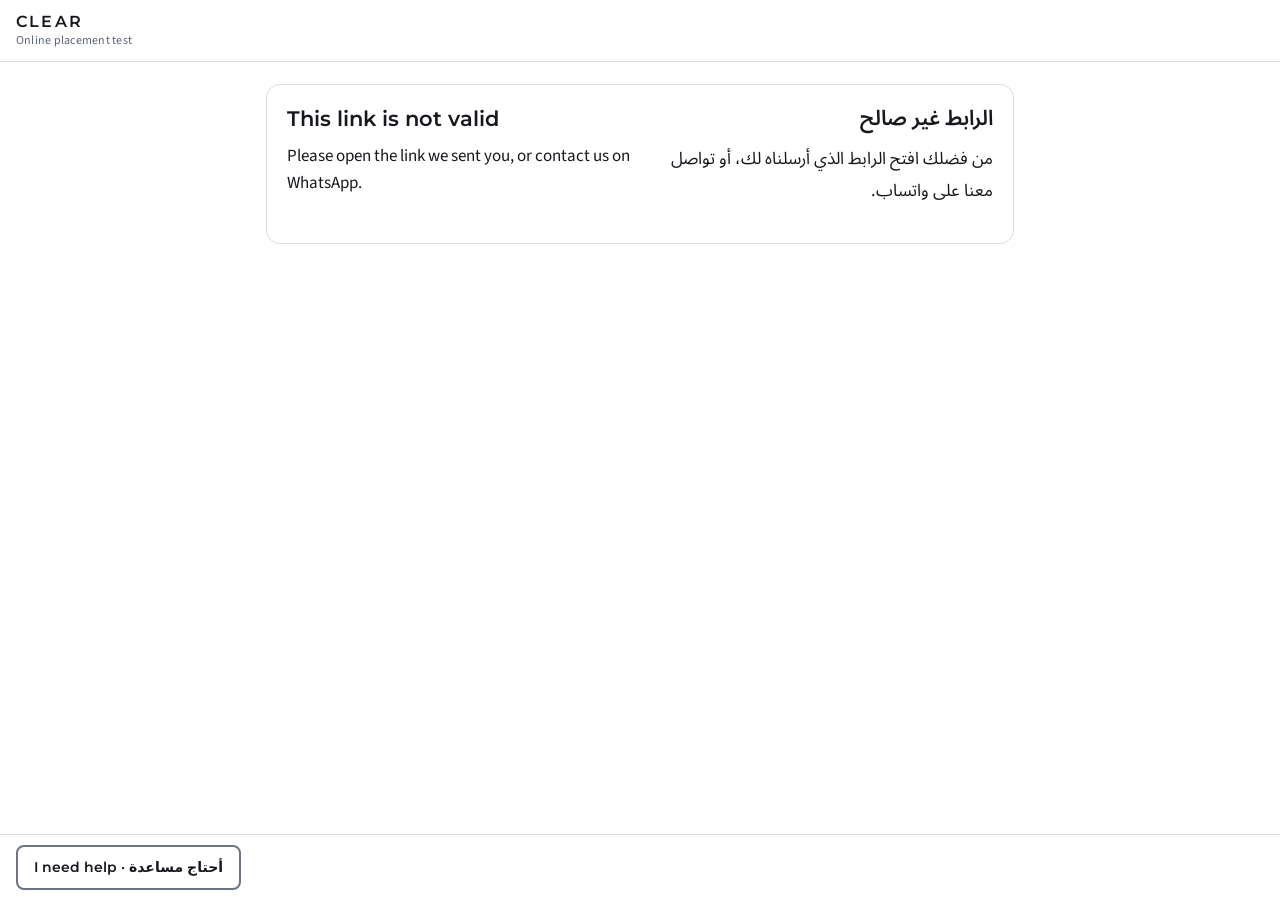
<file: public/placement/index.html>
<!doctype html>
<html lang="en">
<head>
<meta charset="utf-8">
<meta name="viewport" content="width=device-width, initial-scale=1, viewport-fit=cover">
<meta name="robots" content="noindex">
<title>CLEAR online placement test</title>
<link rel="preconnect" href="https://fonts.googleapis.com">
<link href="https://fonts.googleapis.com/css2?family=Montserrat:wght@600&family=Noto+Sans+Arabic:wght@400;600&family=Source+Sans+3:wght@400;600&display=swap" rel="stylesheet">
<style>
:root{
  --surface:#ffffff; --surface-soft:#f3f4f6; --ink:#16181d; --ink-soft:#5b6577;
  --line:#d9dce2; --line-strong:#6b7385; --brand:#e63946; --action:#c42b38; --on-action:#ffffff;
  --night:#16181d; --on-night:#ffffff; --steel:#8d99ae; --positive:#1b7f5f; --focus:#0b63ce;
  --warn:#8a5300; --warn-bg:#fff4dd; --pick:#e8f0fe;
  --font-display:Montserrat,"Segoe UI",system-ui,sans-serif;
  --font-text:"Source Sans 3","Segoe UI",system-ui,sans-serif;
  --font-ar:"Noto Sans Arabic","Segoe UI",Tahoma,system-ui,sans-serif;
  --r-md:8px; --r-lg:14px;
}
@media (prefers-color-scheme: dark){
  :root:not([data-theme="light"]){
    --surface:#16181d; --surface-soft:#1f2229; --ink:#f4f5f7; --ink-soft:#a9b2c3;
    --line:#2e323b; --line-strong:#8d99ae; --action:#ff6b76; --on-action:#16181d;
    --positive:#5fd0a4; --focus:#7fb2ff; --warn:#f0b45a; --warn-bg:#2d2414; --pick:#1f2d46; color-scheme:dark;
  }
}
*{box-sizing:border-box}
[hidden]{display:none !important}
html,body{height:100%}
body{margin:0;background:var(--surface);color:var(--ink);font:400 17px/1.6 var(--font-text);-webkit-text-size-adjust:100%}
h1,h2,h3{font-family:var(--font-display);font-weight:600;margin:0 0 .5em;text-wrap:balance}
h1{font-size:26px;line-height:1.25} h2{font-size:21px;line-height:1.3}
p{margin:0 0 .9em}
:focus-visible{outline:2px solid var(--focus);outline-offset:2px}
.top{position:sticky;top:0;z-index:20;display:flex;align-items:center;justify-content:space-between;gap:12px;
  padding:calc(10px + env(safe-area-inset-top,0px)) 16px 10px;background:var(--surface);border-bottom:1px solid var(--line);min-height:62px}
.brand{font:600 16px/1 var(--font-display);letter-spacing:.14em}
.brand small{display:block;margin-top:5px;font:400 12px/1 var(--font-text);letter-spacing:.02em;color:var(--ink-soft)}
#timer{display:none;font:600 22px/1 var(--font-display);font-variant-numeric:tabular-nums;padding:10px 14px;border-radius:var(--r-md);
  border:2px solid var(--line-strong);background:var(--surface-soft);min-width:92px;text-align:center}
#timer.on{display:block}
#timer.low{border-color:var(--warn);background:var(--warn-bg);color:var(--warn)}
@media (prefers-reduced-motion:no-preference){#timer.low{animation:pulse 1s ease-in-out infinite}}
@keyframes pulse{50%{opacity:.72}}
main{max-width:780px;margin:0 auto;padding:22px 16px 120px}
.card{border:1px solid var(--line);border-radius:var(--r-lg);padding:20px;background:var(--surface);margin-bottom:16px}
.card.soft{background:var(--surface-soft)}
.bi{display:grid;grid-template-columns:1fr;gap:16px}
@media (min-width:720px){.bi{grid-template-columns:1fr 1fr}}
.ar{direction:rtl;text-align:right;font-family:var(--font-ar);line-height:1.9}
.ar h2,.ar h1{font-family:var(--font-ar);font-weight:600}
.label{font:600 12px/16px var(--font-display);letter-spacing:.14em;text-transform:uppercase;color:var(--ink-soft);margin-bottom:10px}
.btn{display:inline-block;font:600 16px/1.2 var(--font-display);padding:15px 24px;border-radius:var(--r-md);border:2px solid transparent;cursor:pointer;min-height:48px;
  background:var(--action);color:var(--on-action)}
.btn:disabled{opacity:.45;cursor:not-allowed}
.btn.secondary{background:transparent;color:var(--ink);border-color:var(--line-strong)}
.btn.quiet{background:transparent;color:var(--ink-soft);border-color:transparent;text-decoration:underline;padding:12px}
.row{display:flex;flex-wrap:wrap;gap:12px;align-items:center}
.row.end{justify-content:flex-end}
.note{background:var(--warn-bg);color:var(--warn);border-radius:var(--r-md);padding:10px 14px;font-size:15px;margin-bottom:14px}
.ok{color:var(--positive)}
.q{user-select:none;-webkit-user-select:none;-webkit-touch-callout:none}
.stem{font:600 21px/1.45 var(--font-display);margin:0 0 18px}
.opts{display:grid;gap:10px}
.opt{display:flex;gap:12px;align-items:flex-start;text-align:left;width:100%;padding:14px 16px;border:2px solid var(--line);border-radius:var(--r-md);background:var(--surface);
  color:var(--ink);font:400 18px/1.4 var(--font-text);cursor:pointer;min-height:52px}
.opt:hover{border-color:var(--line-strong)}
.opt[aria-pressed="true"]{border-color:var(--focus);background:var(--pick)}
.opt .k{flex:none;width:28px;height:28px;border-radius:50%;border:2px solid var(--line-strong);display:grid;place-items:center;font:600 13px/1 var(--font-display)}
.opt[aria-pressed="true"] .k{background:var(--focus);border-color:var(--focus);color:#fff}
.passage{border-left:4px solid var(--brand);padding:6px 0 6px 16px;margin:0 0 22px;font-size:18px;line-height:1.7}
.qblock{margin-bottom:26px}
.bar{height:10px;border-radius:5px;background:var(--surface-soft);border:1px solid var(--line);overflow:hidden}
.bar>i{display:block;height:100%;width:0;background:var(--positive);transition:width .08s linear}
video.prev{width:100%;max-width:320px;border-radius:var(--r-md);background:#000;transform:scaleX(-1)}
.dock{position:fixed;left:0;right:0;bottom:0;z-index:15;display:flex;justify-content:space-between;align-items:center;gap:10px;
  padding:10px 16px calc(10px + env(safe-area-inset-bottom,0px));background:var(--surface);border-top:1px solid var(--line)}
.dock .btn{padding:12px 16px;font-size:14px;min-height:44px}
dialog{border:1px solid var(--line-strong);border-radius:var(--r-lg);background:var(--surface);color:var(--ink);padding:22px;max-width:520px;width:calc(100% - 32px)}
dialog::backdrop{background:rgba(0,0,0,.55)}
.gate{position:fixed;inset:0;z-index:50;background:var(--night);color:var(--on-night);display:none;place-items:center;padding:24px;text-align:center}
.gate.on{display:grid}
.gate .btn{background:var(--on-night);color:var(--night)}
.big{font:600 34px/1.3 var(--font-display)}
.rec{display:inline-flex;align-items:center;gap:8px;font:600 14px/1 var(--font-display)}
.rec i{width:12px;height:12px;border-radius:50%;background:var(--brand);display:inline-block}
@media (prefers-reduced-motion:no-preference){.rec i{animation:pulse 1s ease-in-out infinite}}
.sr{position:absolute;left:-9999px}
</style>
</head>
<body>
<div class="top">
  <div class="brand">CLEAR<small>Online placement test</small></div>
  <div id="timer" role="timer" aria-live="off" aria-label="Time left">0:00</div>
</div>
<main id="app" aria-live="polite"><div class="card soft"><p>Loading…</p></div></main>

<div class="dock" id="dock" hidden>
  <button class="btn secondary" id="helpBtn" type="button">I need help · أحتاج مساعدة</button>
  <button class="btn secondary" id="stuckBtn" type="button" hidden>I'm stuck · أنا عالق</button>
</div>

<div class="gate" id="gate" role="alertdialog" aria-labelledby="gateT">
  <div>
    <p class="big" id="gateT">Please return to full screen<br><span class="ar" dir="rtl" style="display:block">من فضلك عُد إلى وضع ملء الشاشة</span></p>
    <p style="max-width:460px;margin:0 auto 20px">The clock keeps running. This is recorded for your teacher.<br><span class="ar" dir="rtl">الوقت مستمر، وهذا يُسجَّل ويراه المعلّم.</span></p>
    <button class="btn" id="gateBtn" type="button">Continue · متابعة</button>
  </div>
</div>

<dialog id="helpDlg">
  <h2>Need help? · هل تحتاج مساعدة؟</h2>
  <p>Talk to us on WhatsApp, or ask for a call back. Your test stays open.<br><span class="ar" dir="rtl">تحدّث معنا على واتساب أو اطلب أن نتصل بك. اختبارك يبقى مفتوحًا.</span></p>
  <div class="row" style="flex-direction:column;align-items:stretch">
    <a class="btn" id="waBtn" target="_blank" rel="noopener" style="text-decoration:none">WhatsApp · واتساب</a>
    <button class="btn secondary" id="cbBtn" type="button">Call me back · اتصلوا بي</button>
    <button class="btn secondary" id="mistakeBtn" type="button" hidden>I finished by mistake · أنهيت بالخطأ</button>
    <p id="helpMsg" class="ok" style="margin:0"></p>
    <button class="btn quiet" id="helpClose" type="button">Close · إغلاق</button>
  </div>
</dialog>

<dialog id="stuckDlg">
  <h2>Feeling stuck? · هل أنت عالق؟</h2>
  <p>That's fine. Choose what you want to do.<br><span class="ar" dir="rtl">لا بأس. اختر ما تريد فعله.</span></p>
  <div class="row" style="flex-direction:column;align-items:stretch">
    <button class="btn" id="endSec" type="button">End this section and continue · إنهاء هذا القسم والمتابعة</button>
    <button class="btn secondary" id="endWritten" type="button">Finish the written test, go to speaking · إنهاء الكتابي والانتقال للتحدث</button>
    <button class="btn quiet" id="stuckClose" type="button">Go back to the question · العودة إلى السؤال</button>
  </div>
</dialog>

<script src="../app/config.js"></script>
<script src="../app/vendor/supabase.js"></script>
<script src="test.js"></script>
</body>
</html>
</file>
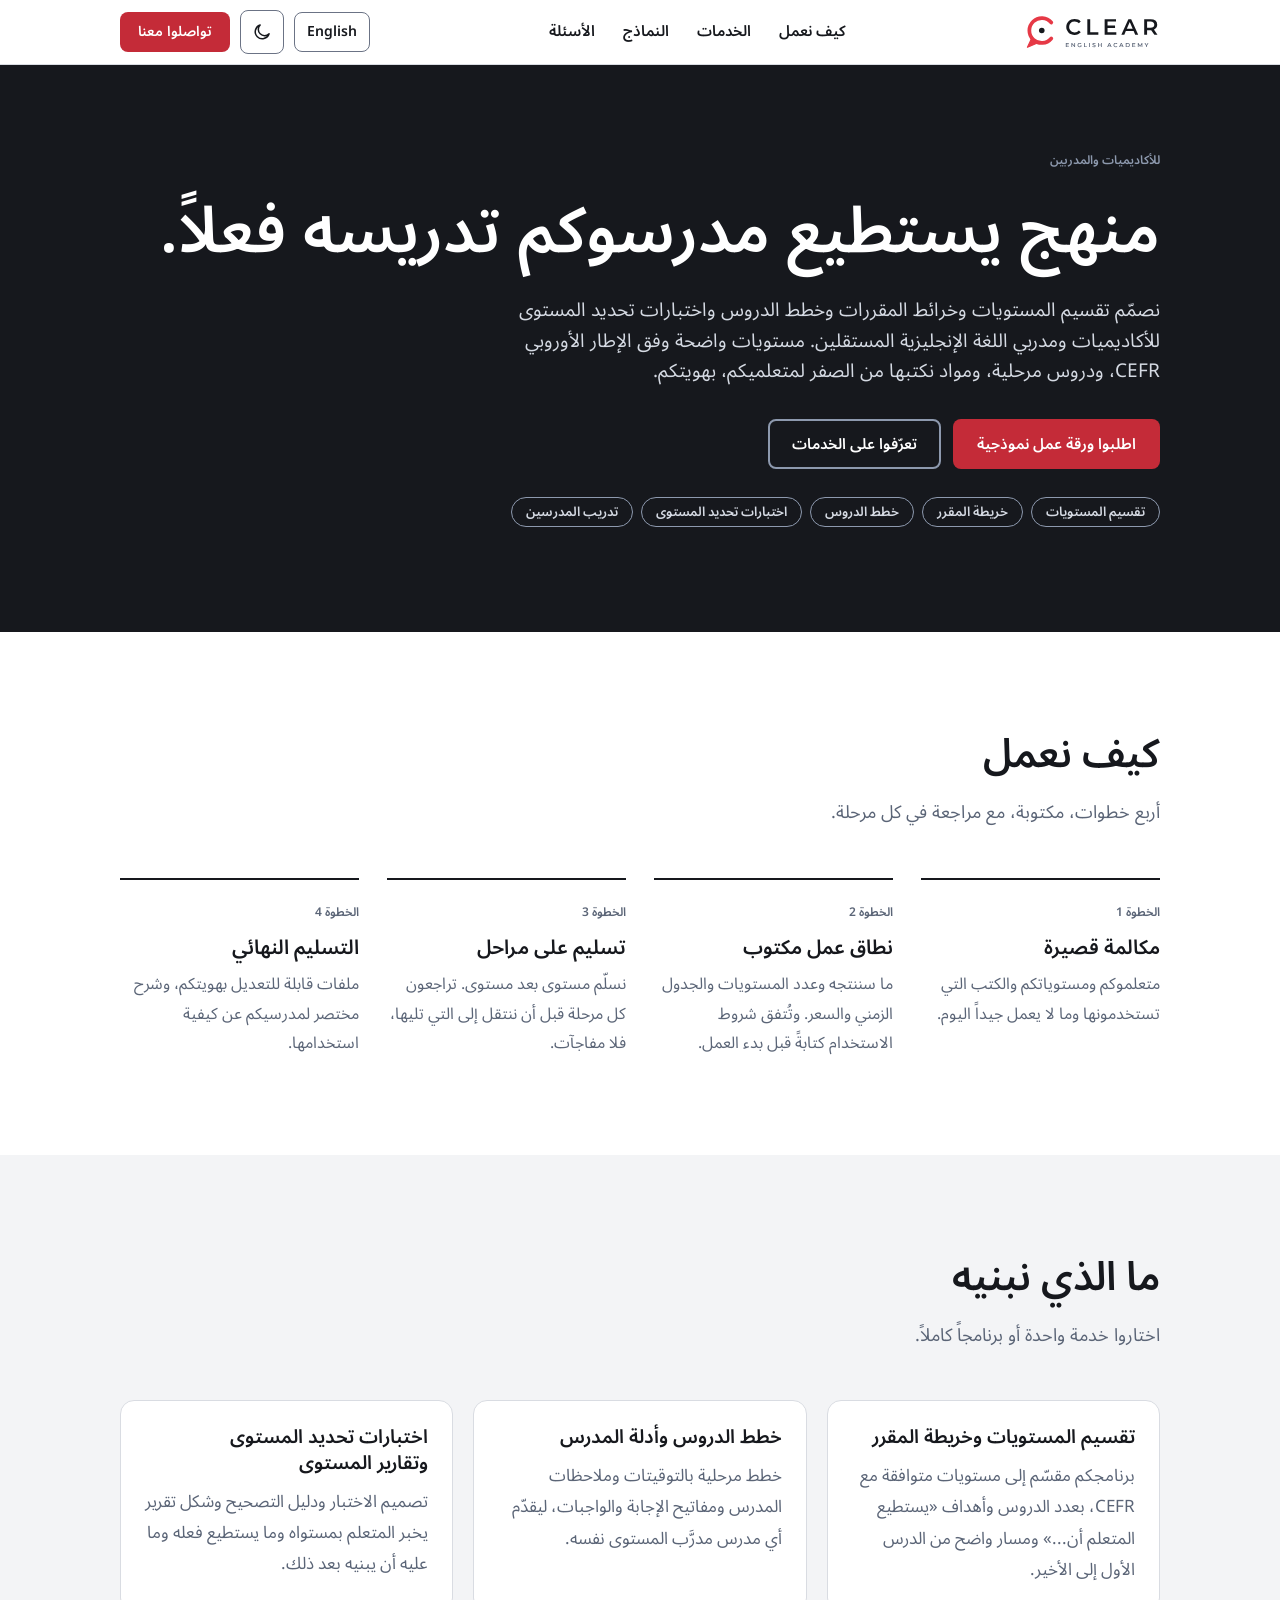
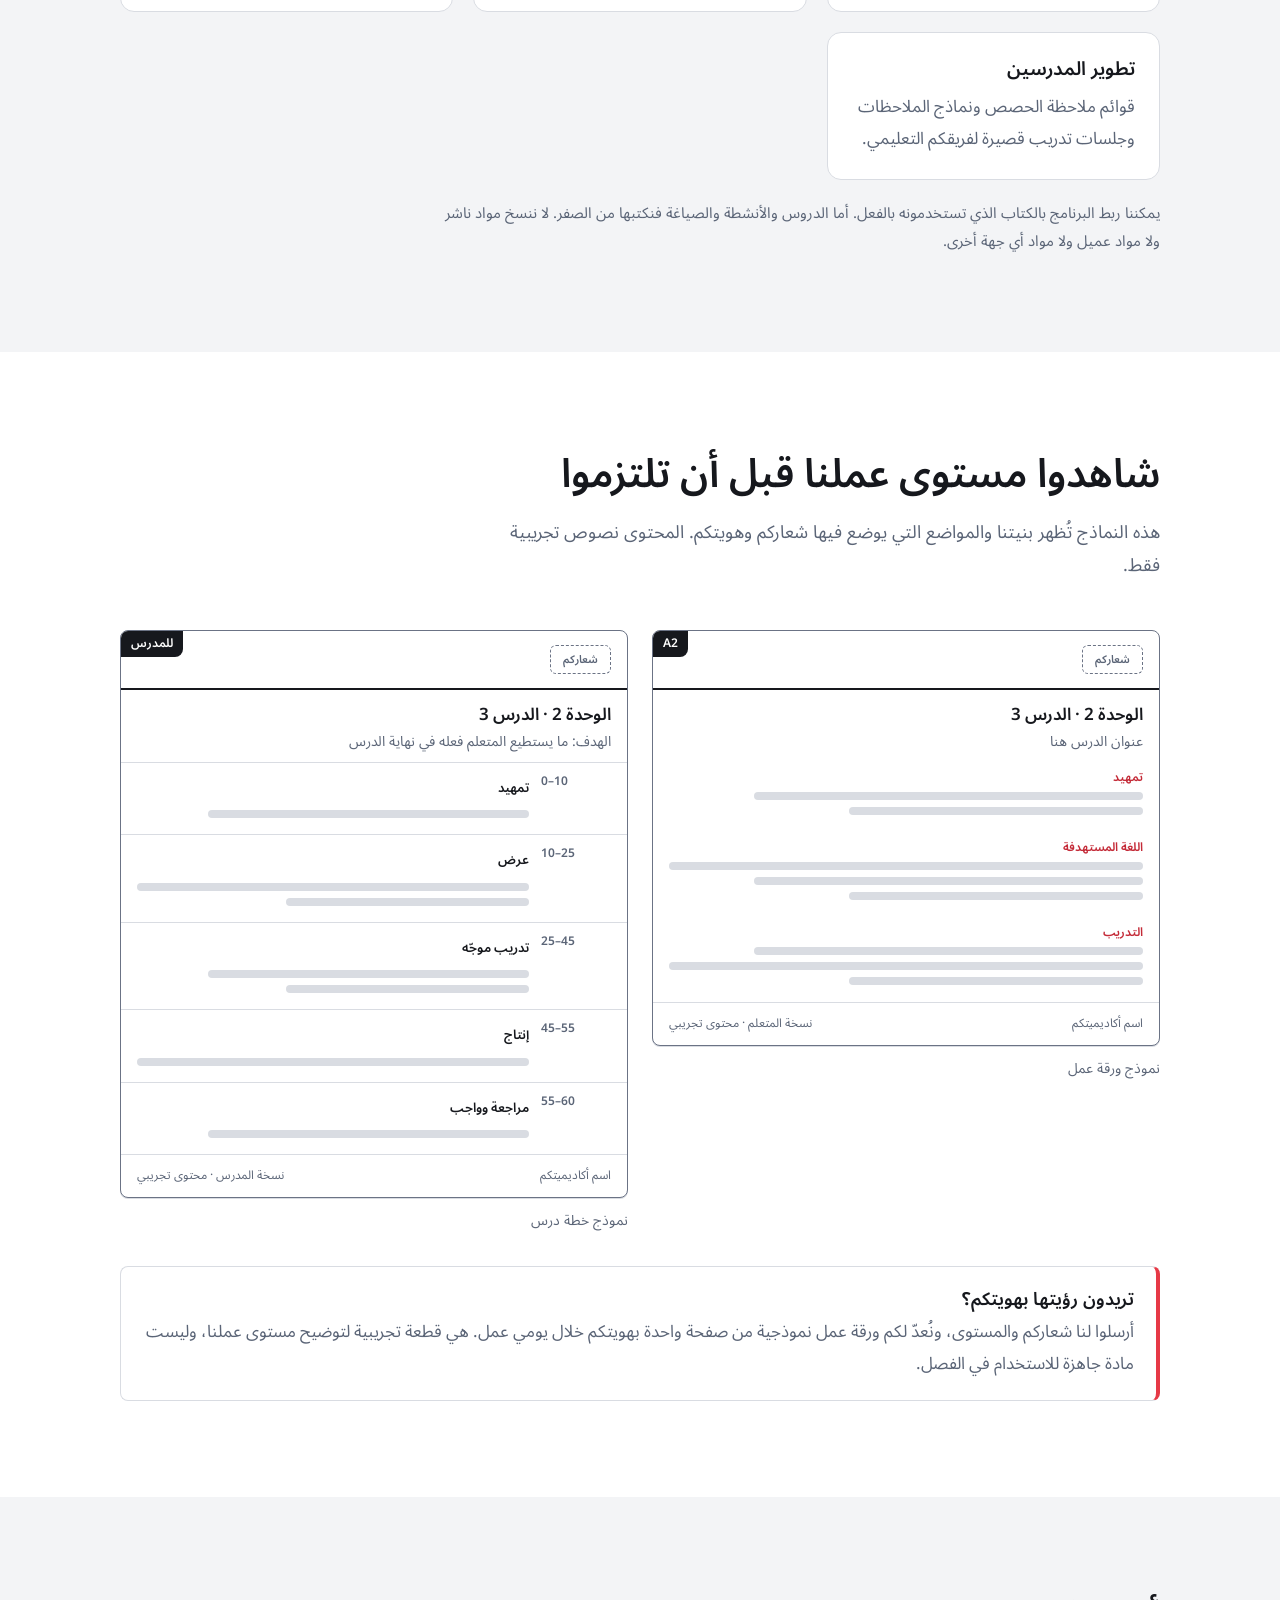
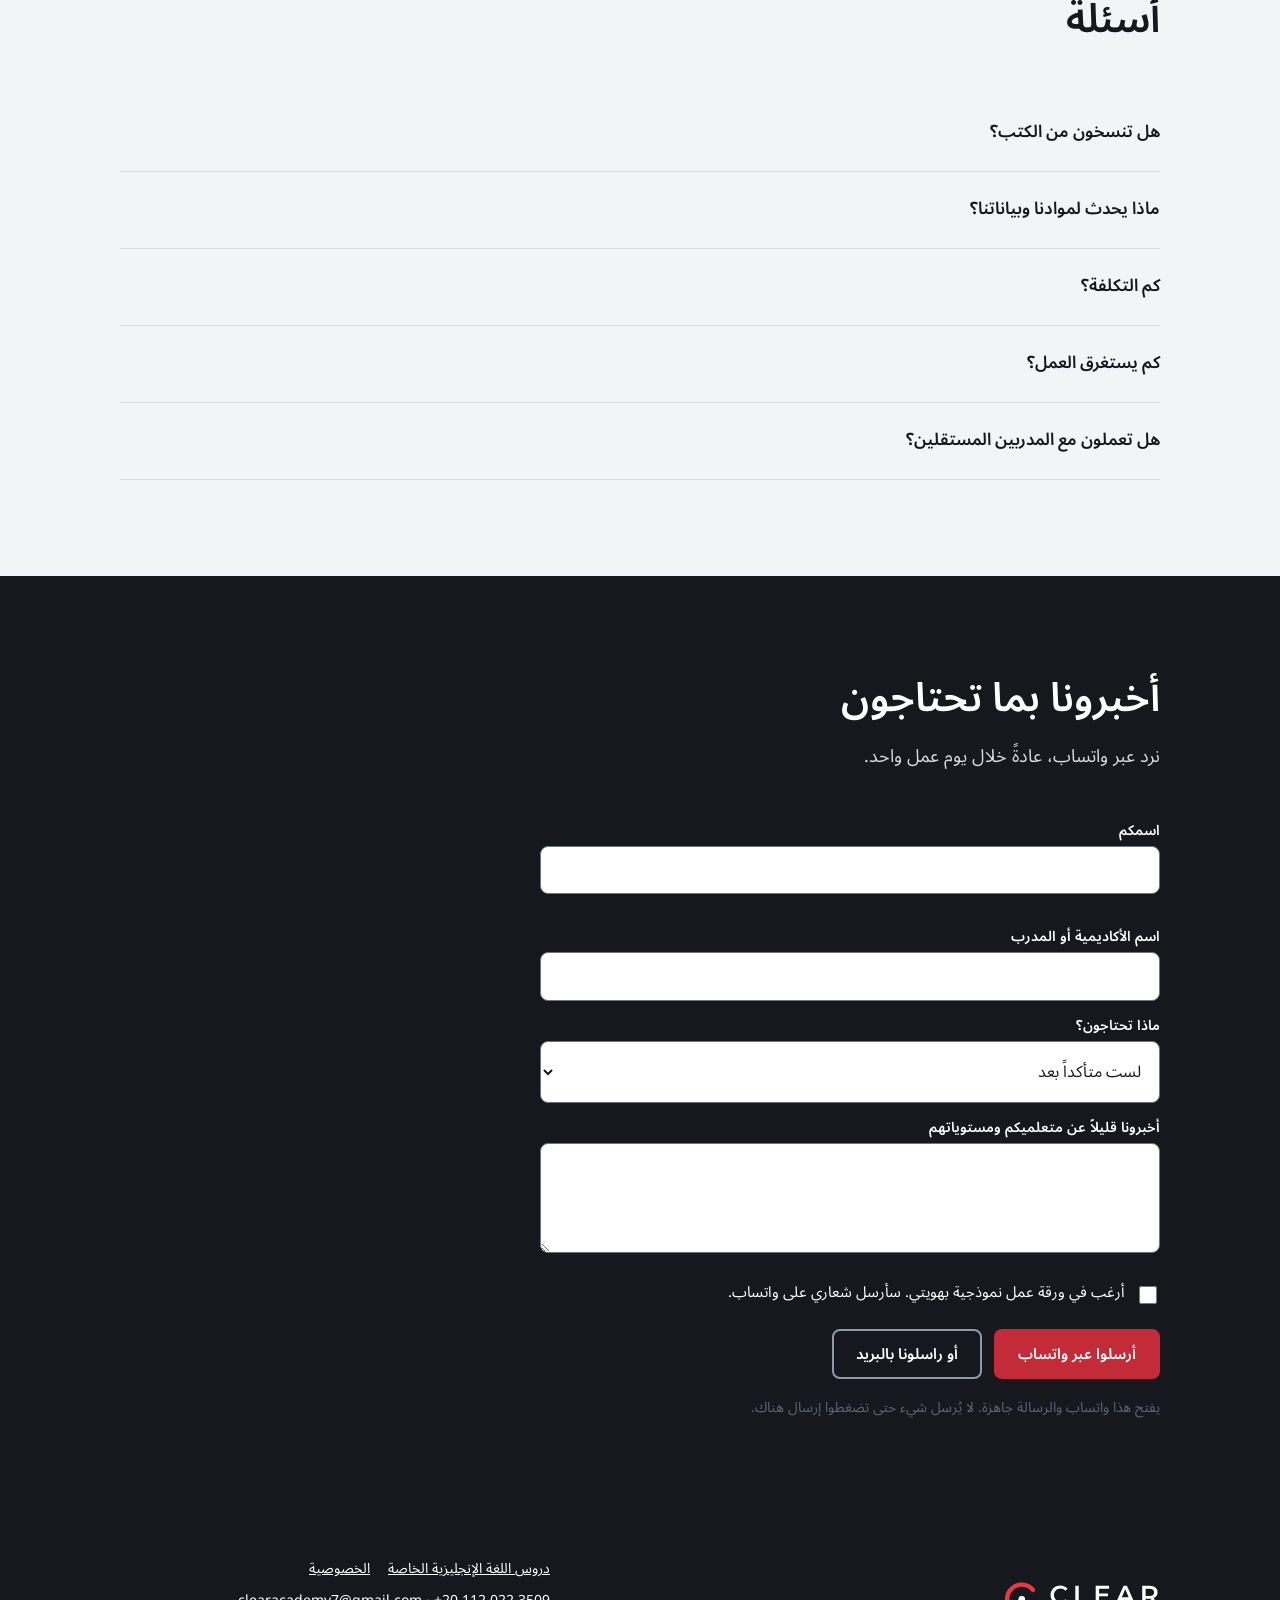
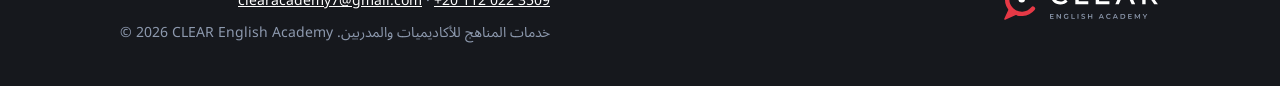
<file: public/academies/ar/index.html>
<!doctype html>
<html lang="ar" dir="rtl">
<head>
<meta charset="utf-8">
<meta name="viewport" content="width=device-width,initial-scale=1,viewport-fit=cover">
<link rel="icon" href="data:image/svg+xml,%3Csvg xmlns='http://www.w3.org/2000/svg' viewBox='0 0 64 64'%3E%3Crect width='64' height='64' rx='14' fill='%2316181D'/%3E%3Cpath d='M44 20 A15 15 0 1 0 44 44' fill='none' stroke='%23E63946' stroke-width='6' stroke-linecap='round'/%3E%3Ccircle cx='32' cy='32' r='4' fill='%23fff'/%3E%3C/svg%3E">
<title>خدمات المناهج من CLEAR</title>
<meta name="description" content="تقسيم المستويات وخرائط المقررات وخطط الدروس واختبارات تحديد المستوى للأكاديميات ومدربي اللغة الإنجليزية.">
<link rel="canonical" href="https://clearacademy.clearacademy7.workers.dev/academies/ar/">
<link rel="alternate" hreflang="ar" href="https://clearacademy.clearacademy7.workers.dev/academies/ar/"><link rel="alternate" hreflang="en" href="https://clearacademy.clearacademy7.workers.dev/academies/"><link rel="alternate" hreflang="x-default" href="https://clearacademy.clearacademy7.workers.dev/academies/">
<meta property="og:type" content="website"><meta property="og:site_name" content="CLEAR English Academy"><meta property="og:title" content="خدمات المناهج من CLEAR"><meta property="og:description" content="تقسيم المستويات وخرائط المقررات وخطط الدروس واختبارات تحديد المستوى للأكاديميات ومدربي اللغة الإنجليزية."><meta property="og:url" content="https://clearacademy.clearacademy7.workers.dev/academies/ar/">
<link rel="preconnect" href="https://fonts.googleapis.com">
<link href="https://fonts.googleapis.com/css2?family=Montserrat:wght@600&family=Source+Sans+3:wght@400;600&family=Noto+Sans+Arabic:wght@400;600&display=swap" rel="stylesheet">
<style>
/* Layout concept: left-aligned single page. One night hero with a sample level report, then quiet light bands, a night booking band to close. */
:root{
  --surface:#ffffff; --surface-soft:#f3f4f6; --ink:#16181d; --ink-soft:#5b6577;
  --line:#d9dce2; --line-strong:#6b7385; --brand:#e63946; --action:#c42b38; --on-action:#ffffff;
  --night:#16181d; --on-night:#ffffff; --steel:#8d99ae; --positive:#1b7f5f; --focus:#0b63ce;
  --font-display:Montserrat,"Segoe UI",system-ui,sans-serif;
  --font-text:"Source Sans 3","Segoe UI",system-ui,sans-serif;
  --r-md:8px; --r-lg:14px;
}
@media (prefers-color-scheme: dark){
  :root:not([data-theme="light"]){
    --surface:#16181d; --surface-soft:#1f2229; --ink:#f4f5f7; --ink-soft:#a9b2c3;
    --line:#2e323b; --line-strong:#8d99ae; --action:#ff6b76; --on-action:#16181d;
    --positive:#5fd0a4; --focus:#7fb2ff; color-scheme:dark;
  }
}
:root[data-theme="dark"]{
  --surface:#16181d; --surface-soft:#1f2229; --ink:#f4f5f7; --ink-soft:#a9b2c3;
  --line:#2e323b; --line-strong:#8d99ae; --action:#ff6b76; --on-action:#16181d;
  --positive:#5fd0a4; --focus:#7fb2ff; color-scheme:dark;
}
*{box-sizing:border-box}
html{scroll-behavior:smooth}
body{margin:0;background:var(--surface);color:var(--ink);font:400 17px/1.65 var(--font-text);-webkit-text-size-adjust:100%}
h1,h2,h3{font-family:var(--font-display);font-weight:600;margin:0;text-wrap:balance}
p{margin:0}
a{color:var(--action)}
:focus-visible{outline:2px solid var(--focus);outline-offset:2px}
.wrap{max-width:1120px;margin:0 auto;padding-inline:clamp(16px,4vw,40px)}
section{padding-block:clamp(56px,9vw,96px);scroll-margin-top:64px}
.label{font:600 12px/16px var(--font-display);letter-spacing:.16em;text-transform:uppercase}
.muted{color:var(--ink-soft)}
.btn{display:inline-block;font:600 15px/1.2 var(--font-display);padding:14px 22px;border-radius:var(--r-md);border:2px solid transparent;cursor:pointer;text-decoration:none;text-align:center;transition:background-color .15s,border-color .15s}
.btn-primary{background:var(--action);color:var(--on-action)}
.btn-primary:hover{filter:brightness(1.08)}
.btn-secondary{background:transparent;color:var(--ink);border-color:var(--line-strong)}
.btn-secondary:hover{border-color:var(--ink)}
.night .btn-secondary{color:var(--on-night);border-color:var(--steel)}
.night .btn-secondary:hover{border-color:var(--on-night)}
.skip{position:absolute;left:-999px;top:8px;background:var(--surface);color:var(--ink);padding:8px 12px;z-index:30}
.skip:focus{left:8px}

/* nav */
.nav{position:sticky;top:env(safe-area-inset-top,0px);z-index:20;background:var(--surface);border-bottom:1px solid var(--line)}
.nav .wrap{display:flex;align-items:center;justify-content:space-between;gap:16px;min-height:64px}
.nav .logo{display:block;height:34px;width:auto}
.nav ul{display:flex;gap:28px;list-style:none;margin:0;padding:0}
.nav ul a{color:var(--ink);text-decoration:none;font-weight:600;font-size:15px}
.nav ul a:hover{color:var(--action)}
.nav .btn{padding:10px 16px;font-size:14px}
@media (max-width:860px){.nav ul{display:none}}

/* hero */
.night{background:var(--night);color:var(--on-night)}
.hero{padding-block:clamp(48px,8vw,88px)}
.hero .grid{display:grid;grid-template-columns:minmax(0,1.15fr) minmax(0,.85fr);gap:clamp(32px,5vw,64px);align-items:center}
.hero .label{color:var(--steel);margin-bottom:20px}
.hero h1{font-size:clamp(40px,7vw,64px);line-height:1.04;letter-spacing:-.01em}
.hero .lede{margin-top:20px;font-size:19px;line-height:1.6;color:#d5dae3;max-width:34em}
.hero .cta{display:flex;flex-wrap:wrap;gap:12px;margin-top:32px}
.hero .fine{margin-top:16px;font-size:15px;color:var(--steel)}
@media (max-width:880px){.hero .grid{grid-template-columns:minmax(0,1fr)}}

/* sample report card */
.sample{background:var(--surface-soft);color:var(--ink);border:1px solid var(--line);border-radius:var(--r-lg);padding:20px;max-width:460px;width:100%}
.sample .top{display:flex;justify-content:space-between;align-items:center;gap:12px;padding-bottom:14px;border-bottom:3px solid var(--brand)}
.sample .top svg{height:26px;width:auto}
.sample .tag{border:1px solid var(--line-strong);border-radius:4px;padding:2px 8px;color:var(--ink-soft)}
.sample .lvl{display:flex;gap:16px;align-items:center;margin-top:18px}
.badge{flex:none;width:112px;background:var(--night);color:var(--on-night);border:1px solid var(--line);border-radius:var(--r-lg);padding:14px 14px 12px}
.badge .label{color:var(--steel);font-size:10px;letter-spacing:.14em}
.badge .code{font:600 40px/1.1 var(--font-display);margin-top:4px}
.scale{flex:1;min-width:0}
.scale .bars{display:grid;grid-template-columns:repeat(5,1fr);gap:4px}
.scale .bars i{display:block;height:8px;border-radius:4px;background:var(--line-strong)}
.scale .bars i.on{background:var(--ink)}
.scale .names{display:grid;grid-template-columns:repeat(5,1fr);gap:4px;margin-top:6px;font:600 11px/14px var(--font-display);color:var(--ink-soft)}
.lvbtns{display:grid;grid-template-columns:repeat(5,1fr);gap:4px}
.lvbtns button{background:none;border:0;padding:10px 0 8px;margin:0;cursor:pointer;font:600 11px/14px var(--font-display);color:var(--ink-soft);border-radius:6px;min-height:44px}
.lvbtns button i{display:block;height:8px;border-radius:4px;background:var(--line-strong);margin-bottom:6px;transition:background .15s}
.lvbtns button:hover i{background:var(--steel)}
.lvbtns button[aria-pressed=true]{color:var(--ink)}
.lvbtns button[aria-pressed=true] i{background:var(--ink)}
.hint{margin-top:8px;font-size:12px;line-height:16px;color:var(--ink-soft)}
.scale p{margin-top:10px;font-size:14px;line-height:20px;color:var(--ink-soft)}
.skill{margin-top:16px;padding-top:14px;border-top:1px solid var(--line)}
.skill h3{font-size:16px;line-height:24px;margin-bottom:6px}
.skill p{font-size:14px;line-height:21px}
.skill .can{display:flex;gap:8px}
.skill .can b{color:var(--positive);font-weight:600;flex:none}
.skill .next{color:var(--ink-soft);margin-top:4px}
.note{margin-top:14px;font-size:13px;color:var(--ink-soft)}

/* section heads */
.head{max-width:40em;margin-bottom:clamp(28px,5vw,48px)}
.head h2{font-size:clamp(28px,4.4vw,40px);line-height:1.15}
.head p{margin-top:14px;color:var(--ink-soft);font-size:18px}
.soft{background:var(--surface-soft)}

/* how it works */
.steps{display:grid;grid-template-columns:repeat(auto-fit,minmax(220px,1fr));gap:28px}
.step{border-top:2px solid var(--ink);padding-top:16px}
.step .label{color:var(--ink-soft)}
.step h3{font-size:20px;line-height:28px;margin:8px 0}
.step p{color:var(--ink-soft);font-size:16px}

/* programs */
.cards{display:grid;grid-template-columns:repeat(auto-fit,minmax(240px,1fr));gap:20px}
.card{background:var(--surface);border:1px solid var(--line);border-radius:var(--r-lg);padding:24px;display:flex;flex-direction:column;gap:12px}
.card h3{font-size:20px;line-height:28px}
.card p{color:var(--ink-soft);font-size:16px}
.card .price{margin-top:auto;padding-top:16px;font:600 28px/1.2 var(--font-display);font-variant-numeric:tabular-nums}
.card .price .label{display:block;margin-top:4px;color:var(--ink-soft)}
.includes{margin-top:24px;background:var(--surface);border:1px solid var(--line);border-radius:var(--r-lg);padding:20px 24px}
.includes h3{font-size:16px;line-height:24px;margin-bottom:12px}
.includes ul{list-style:none;margin:0;padding:0;display:flex;flex-wrap:wrap;gap:10px 28px}
.includes li{display:flex;gap:10px;align-items:center;font-size:16px}
.includes li:before{content:"";flex:none;width:13px;height:7px;border-left:2px solid var(--positive);border-bottom:2px solid var(--positive);transform:rotate(-45deg) translateY(-2px)}
.fine{font-size:15px;color:var(--ink-soft);margin-top:16px}

/* placement test */
.test .grid{display:grid;grid-template-columns:minmax(0,.9fr) minmax(0,1.1fr);gap:clamp(32px,5vw,72px);align-items:start}
@media (max-width:880px){.test .grid{grid-template-columns:minmax(0,1fr)}}
.test .head{margin-bottom:0}
.test .facts{margin-top:24px;display:grid;gap:12px;font-size:16px}
.test .facts div{padding-left:16px;border-left:2px solid var(--line-strong)}
.ladder{display:grid;grid-template-columns:repeat(5,1fr);gap:8px;align-items:end;height:150px}
.ladder div{background:var(--ink);color:var(--surface);border-radius:6px 6px 0 0;padding:8px 0 10px;text-align:center;font:600 16px/1 var(--font-display)}
.ladder div:nth-child(1){height:34px}.ladder div:nth-child(2){height:60px}.ladder div:nth-child(3){height:88px}.ladder div:nth-child(4){height:118px}.ladder div:nth-child(5){height:150px}
.levels{margin:20px 0 0;display:grid;gap:0}
.levels div{display:grid;grid-template-columns:44px minmax(0,1fr);gap:12px;padding:12px 0;border-bottom:1px solid var(--line)}
.levels dt{font:600 15px/24px var(--font-display)}
.levels dd{margin:0;font-size:16px;line-height:24px;color:var(--ink-soft)}

/* about */
.about .grid{display:grid;grid-template-columns:minmax(0,200px) minmax(0,1fr);gap:clamp(24px,5vw,56px);align-items:start}
@media (max-width:640px){.about .grid{grid-template-columns:minmax(0,1fr)}}
.tile{background:var(--night);border:1px solid var(--line);border-radius:var(--r-lg);aspect-ratio:1;max-width:200px;width:100%;display:grid;place-items:center}
.tile svg{width:46%;height:auto}
.about h2{font-size:clamp(28px,4.4vw,40px);line-height:1.15}
.about p{margin-top:16px;font-size:18px;max-width:36em}
.chips{display:flex;flex-wrap:wrap;gap:8px;margin-top:20px;padding:0;list-style:none}
.chips li{border:1px solid var(--line-strong);border-radius:999px;padding:4px 14px;font-size:15px}

/* faq */
.faq{max-width:48em}
.faq details{border-bottom:1px solid var(--line)}
.faq summary{list-style:none;cursor:pointer;padding:18px 40px 18px 0;position:relative;font:600 17px/1.4 var(--font-display)}
.faq summary::-webkit-details-marker{display:none}
.faq summary:after{content:"+";position:absolute;right:4px;top:50%;transform:translateY(-50%);font:400 24px/1 var(--font-text);color:var(--ink-soft)}
.faq details[open] summary:after{content:"\2212"}
.faq details p{padding:0 0 20px;color:var(--ink-soft);max-width:38em}

/* booking */
.book .grid{display:grid;grid-template-columns:minmax(0,.8fr) minmax(0,1.2fr);gap:clamp(32px,5vw,72px);align-items:start}
@media (max-width:880px){.book .grid{grid-template-columns:minmax(0,1fr)}}
.book h2{font-size:clamp(28px,4.4vw,40px);line-height:1.15}
.book .lede{margin-top:16px;font-size:18px;color:#d5dae3}
.book form{display:grid;gap:16px}
.book .hint2{font-size:14px;color:#aab3c5;margin:4px 0 0}
.book .two{display:flex;flex-wrap:wrap;gap:12px}
.field{display:grid;gap:6px;min-width:0}
.field label{font-weight:600;font-size:15px}
.field input,.field select,.field textarea{width:100%;font:400 16px/1.4 var(--font-text);color:var(--ink);background:var(--surface);border:1.5px solid var(--line-strong);border-radius:var(--r-md);padding:12px 14px}
.field textarea{min-height:92px;resize:vertical}
.err{color:#ffb3b9;font-size:15px;min-height:0}
.out{margin-top:24px;border:1px solid var(--steel);border-radius:var(--r-lg);padding:20px}
.out pre{margin:0 0 16px;white-space:pre-wrap;overflow-wrap:anywhere;font:400 15px/1.55 var(--font-text);color:var(--on-night)}
.out .row{display:flex;flex-wrap:wrap;gap:12px;align-items:center}
.out .hint{font-size:15px;color:var(--steel)}

footer{padding-block:40px}
footer .wrap{display:flex;flex-wrap:wrap;gap:20px 40px;align-items:center;justify-content:space-between}
footer svg{height:40px;width:auto}
footer p{font-size:14px;color:var(--steel)}
footer .fcol{display:grid;gap:6px}
.night a:not(.btn){color:var(--on-night)}
.contact{margin-top:32px;display:grid;gap:6px;font-size:17px}
.contact .label{color:var(--steel);margin-bottom:4px}
.contact p{color:var(--on-night);overflow-wrap:anywhere}
[hidden]{display:none!important}
/* packages */
.packs-h{margin:48px 0 8px;font-size:clamp(22px,3vw,28px);line-height:1.2}
.packs-p{color:var(--ink-soft);margin-bottom:20px}
.seg{display:flex;flex-wrap:wrap;gap:8px;margin:0 0 20px}
.seg button{font:600 15px/1 var(--font-display);padding:12px 18px;min-height:44px;border-radius:999px;border:1.5px solid var(--line-strong);background:var(--surface);color:var(--ink);cursor:pointer}
.seg button[aria-pressed="true"]{background:var(--ink);color:var(--surface);border-color:var(--ink)}
.packs{display:grid;grid-template-columns:repeat(auto-fit,minmax(240px,1fr));gap:20px}
.pack{background:var(--surface);border:1px solid var(--line);border-radius:var(--r-lg);padding:24px;display:flex;flex-direction:column;gap:6px}
.pack{position:relative}.pack.best{border:2px solid var(--ink)}
.pack h4{font:600 20px/28px var(--font-display);margin:0}
.pack .sub{color:var(--ink-soft);font-size:16px}
.pack .tot{font:600 34px/1.1 var(--font-display);margin-top:14px;font-variant-numeric:tabular-nums}
.pack .egp{color:var(--ink-soft);font-size:16px}
.pack .save{margin-top:10px;font-size:15px;font-weight:600;color:var(--positive);min-height:22px}
.pack .btn{margin-top:auto}
.pack .gap{flex:1;min-height:14px}
.pack .tag{position:absolute;top:-13px;left:20px;font:600 12px/1 var(--font-display);letter-spacing:.08em;text-transform:uppercase;background:var(--ink);color:var(--surface);border-radius:999px;padding:7px 10px}
.cal{display:grid;gap:12px;margin:0 0 28px;padding:20px;border:1px solid var(--steel);border-radius:var(--r-lg)}
.cal p{color:#d5dae3;font-size:16px}
.ck{display:flex;gap:12px;align-items:flex-start;font-weight:400!important;font-size:15px!important;line-height:1.5;cursor:pointer}.field input[type=checkbox]{width:22px;height:22px;flex:none;margin:1px 0 0;padding:0;accent-color:var(--action)}
.terms{display:grid;gap:28px;max-width:48em}.terms h3{font-size:18px;line-height:1.3;margin-bottom:8px;scroll-margin-top:80px}.terms p,.terms li{color:var(--ink-soft);font-size:16px}.terms ul{margin:0;padding-left:20px;display:grid;gap:6px}
.flinks{display:flex;flex-wrap:wrap;gap:6px 18px}
.navr{display:flex;align-items:center;gap:10px}.tbtn{display:inline-grid;place-items:center;width:44px;height:44px;border-radius:var(--r-md);border:1.5px solid var(--line-strong);background:transparent;color:var(--ink);cursor:pointer}.tbtn:hover{border-color:var(--ink)}.tbtn svg{width:20px;height:20px;fill:none;stroke:currentColor;stroke-width:1.8;stroke-linecap:round;stroke-linejoin:round}
.or{margin:4px 0 16px;color:var(--steel);font-size:15px}
@media (prefers-reduced-motion:reduce){html{scroll-behavior:auto}*{transition:none!important}}
/* academies page */
.chips2{display:flex;flex-wrap:wrap;gap:8px;margin-top:28px;padding:0;list-style:none}
.chips2 li{border:1px solid var(--steel);border-radius:999px;padding:6px 14px;font:600 13px/1.3 var(--font-display);color:#d5dae3}
.sgrid{display:grid;grid-template-columns:repeat(auto-fit,minmax(250px,1fr));gap:20px}
.scard{background:var(--surface);border:1px solid var(--line);border-radius:var(--r-lg);padding:24px;display:grid;gap:10px;align-content:start}
.scard h3{font-size:19px;line-height:1.3}
.scard p{color:var(--ink-soft)}
.fine2{margin-top:20px;color:var(--ink-soft);font-size:15px;max-width:48em}
.tpls{display:grid;grid-template-columns:repeat(auto-fit,minmax(280px,1fr));gap:24px;align-items:start}
.tpl{background:var(--surface);color:var(--ink);border:1px solid var(--line-strong);border-radius:var(--r-md);padding:0;overflow:hidden;position:relative;box-shadow:0 1px 0 var(--line)}
.tpl .band{display:flex;justify-content:space-between;align-items:center;gap:12px;padding:14px 16px;border-bottom:2px solid var(--ink)}
.tpl .logoph{border:1.5px dashed var(--line-strong);border-radius:6px;padding:8px 12px;font:600 11px/1 var(--font-display);letter-spacing:.14em;color:var(--ink-soft)}
.tpl .corner{font:600 12px/1 var(--font-display);letter-spacing:.1em;background:var(--ink);color:var(--surface);padding:7px 10px;border-radius:0 0 0 8px;position:absolute;top:0;right:0}
.tpl .ttl{padding:14px 16px 4px}
.tpl .ttl b{font:600 17px/1.3 var(--font-display);display:block}
.tpl .ttl span{color:var(--ink-soft);font-size:14px}
.tpl .blk{padding:10px 16px}
.tpl .blk h4{margin:0 0 8px;font:600 12px/1 var(--font-display);letter-spacing:.14em;text-transform:uppercase;color:var(--action)}
.tpl .ln{height:8px;border-radius:4px;background:var(--line);margin:7px 0}
.tpl .ln.s{width:62%} .tpl .ln.m{width:82%}
.tpl .foot{display:flex;justify-content:space-between;gap:8px;padding:10px 16px;border-top:1px solid var(--line);font-size:12px;color:var(--ink-soft)}
.tpl .row{display:grid;grid-template-columns:70px minmax(0,1fr);gap:12px;padding:9px 16px;border-top:1px solid var(--line);align-items:start}
.tpl .row b{font:600 12px/1.6 var(--font-display);color:var(--ink-soft)}
.tpl .row div{min-width:0}
.tpl .row em{font:600 13px/1.4 var(--font-display);font-style:normal}
.tcap{margin-top:10px;font-size:14px;color:var(--ink-soft)}
.sample-box{margin-top:32px;border:1px solid var(--line);border-left:4px solid var(--brand);border-radius:var(--r-md);padding:20px 22px;background:var(--surface)}
.sample-box h3{font-size:18px;margin-bottom:6px}
.sample-box p{color:var(--ink-soft)}
.faq2 details{border-bottom:1px solid var(--line);padding:16px 0}
.faq2 summary{cursor:pointer;font:600 17px/1.4 var(--font-display);min-height:44px;display:flex;align-items:center}
.faq2 details p{margin-top:8px;color:var(--ink-soft);max-width:48em}
.cform{display:grid;gap:16px;max-width:620px}
.cform label{display:block;font:600 14px/1.3 var(--font-display);margin-bottom:6px}
.cform input[type=text],.cform select,.cform textarea{width:100%;font:400 16px/1.4 var(--font-text);padding:12px 14px;border:1.5px solid var(--line-strong);border-radius:var(--r-md);background:var(--surface);color:var(--ink);min-height:48px}
.cform textarea{min-height:110px;resize:vertical}
.cform .ck{display:flex;gap:10px;align-items:flex-start;font:400 16px/1.5 var(--font-text)}
.cform .ck input{margin-top:5px;width:18px;height:18px;flex:none}
.cform .err{color:var(--action);font-size:14px;min-height:18px}
.cform .acts2{display:flex;flex-wrap:wrap;gap:12px;align-items:center}
.cform .hint2{font-size:14px;color:var(--ink-soft)}

.lang{font:600 14px/1 var(--font-display);color:var(--ink);text-decoration:none;padding:10px 12px;border:1px solid var(--line-strong);border-radius:var(--r-md);min-height:40px;display:inline-flex;align-items:center}
.lang:hover{border-color:var(--ink)}
.navr{display:flex;align-items:center;gap:10px}

.lang{font:600 14px/1 var(--font-display);color:var(--ink);text-decoration:none;padding:10px 12px;border:1px solid var(--line-strong);border-radius:var(--r-md);min-height:40px;display:inline-flex;align-items:center}
.lang:hover{border-color:var(--ink)}
.navr{display:flex;align-items:center;gap:10px}

.lang{font:600 14px/1 var(--font-display);color:var(--ink);text-decoration:none;padding:10px 12px;border:1px solid var(--line-strong);border-radius:var(--r-md);min-height:40px;display:inline-flex;align-items:center}
.lang:hover{border-color:var(--ink)}
.navr{display:flex;align-items:center;gap:10px}
@media (max-width:520px){.navr{gap:6px}.nav .btn{padding:9px 10px;font-size:13px}.lang{padding:9px 10px}.nav .wrap{gap:8px}}
.row b{unicode-bidi:isolate;direction:ltr;text-align:start}

html[dir=rtl]{--font-display:"Noto Sans Arabic",Montserrat,"Segoe UI",system-ui,sans-serif;--font-text:"Noto Sans Arabic","Source Sans 3","Segoe UI",system-ui,sans-serif}
html[dir=rtl] body{line-height:1.85}
html[dir=rtl] .label,html[dir=rtl] .tpl h4,html[dir=rtl] .tpl .logoph,html[dir=rtl] .tpl .corner{letter-spacing:0;text-transform:none}
html[dir=rtl] .tpl .corner{right:auto;left:0;border-radius:0 0 8px 0}
html[dir=rtl] .sample-box{border-left:1px solid var(--line);border-right:4px solid var(--brand)}
html[dir=rtl] h1,html[dir=rtl] h2,html[dir=rtl] h3{line-height:1.35}
html[dir=rtl] .hero h1{letter-spacing:0}
html[dir=rtl] .skip{left:auto;right:-999px}
html[dir=rtl] .skip:focus{right:8px;left:auto}
html[dir=rtl] .cform select{background-position:left 12px center}
</style>
<script>(function(){var t='light';try{var v=localStorage.getItem('clear-theme');if(v==='dark'||v==='light')t=v;}catch(e){}document.documentElement.setAttribute('data-theme',t);})();</script>
</head>
<body>
<a class="skip" href="#main">انتقل إلى المحتوى</a>
<header class="nav"><div class="wrap">
  <a href="/" aria-label="CLEAR English Academy، الصفحة الرئيسية"><svg class="logo" xmlns="http://www.w3.org/2000/svg" viewBox="0 0 206 52" aria-hidden="true" focusable="false"><g transform="translate(-12.35 -3.8) scale(0.95)"><path d="M55.32 16.14 A20 20 0 1 0 55.32 41.86" fill="none" stroke="#E63946" stroke-width="6" stroke-linecap="round"/><path d="M23 43 L17 56 L33 49 Z" fill="#E63946" stroke="#E63946" stroke-width="2" stroke-linejoin="round"/><circle cx="40" cy="29" r="4.5" style="fill:var(--ink)"/></g><path d="M75.81 30.46Q73.09 30.46 70.76 29.56Q68.43 28.66 66.72 27.01Q65 25.36 64.05 23.12Q63.1 20.88 63.1 18.23Q63.1 15.57 64.05 13.33Q65 11.08 66.73 9.44Q68.47 7.79 70.78 6.89Q73.09 5.98 75.85 5.98Q78.77 5.98 81.18 6.99Q83.6 7.99 85.26 9.96L82.41 12.65Q81.12 11.25 79.52 10.56Q77.92 9.86 76.05 9.86Q74.18 9.86 72.63 10.47Q71.09 11.08 69.95 12.21Q68.81 13.33 68.18 14.86Q67.55 16.39 67.55 18.23Q67.55 20.06 68.18 21.59Q68.81 23.12 69.95 24.24Q71.09 25.36 72.63 25.98Q74.18 26.59 76.05 26.59Q77.92 26.59 79.52 25.89Q81.12 25.2 82.41 23.77L85.26 26.49Q83.6 28.43 81.18 29.45Q78.77 30.46 75.81 30.46Z M95.33 30.12V6.32H99.75V26.38H112.19V30.12Z M121.81 30.12V6.32H139.19V10.03H126.23V16.22H137.73V19.86H126.23V26.42H139.66V30.12Z M147.35 30.12 158.06 6.32H162.41L173.15 30.12H168.53L166.15 24.62H154.25L151.9 30.12ZM164.69 21.15 160.2 10.74 155.75 21.15Z M182.3 30.12V6.32H192.06Q196.82 6.32 199.52 8.57Q202.22 10.81 202.22 14.79Q202.22 17.41 201 19.3Q199.78 21.18 197.53 22.17Q197.36 22.27 197.16 22.34L202.63 30.12H197.87L193.01 23.16Q192.57 23.19 192.09 23.19H186.72V30.12ZM186.72 19.55H191.89Q194.81 19.55 196.29 18.29Q197.77 17.03 197.77 14.79Q197.77 12.51 196.29 11.29Q194.81 10.06 191.89 10.06H186.72Z" style="fill:var(--ink)"/><path d="M62.45 49.12V42.83H67.04V43.81H63.62V45.44H66.66V46.41H63.62V48.14H67.17V49.12Z M71 49.12V42.83H71.96L75.43 47.09V42.83H76.59V49.12H75.63L72.16 44.86V49.12Z M83.75 49.22Q83.01 49.22 82.39 48.98Q81.78 48.74 81.32 48.3Q80.86 47.87 80.61 47.27Q80.36 46.68 80.36 45.98Q80.36 45.27 80.61 44.68Q80.86 44.09 81.32 43.65Q81.79 43.21 82.41 42.97Q83.03 42.73 83.77 42.73Q84.57 42.73 85.21 43Q85.85 43.26 86.3 43.76L85.56 44.48Q85.19 44.11 84.76 43.94Q84.33 43.76 83.82 43.76Q83.33 43.76 82.9 43.92Q82.48 44.09 82.17 44.38Q81.87 44.68 81.7 45.08Q81.53 45.49 81.53 45.98Q81.53 46.45 81.7 46.86Q81.87 47.26 82.17 47.56Q82.48 47.87 82.89 48.03Q83.31 48.19 83.81 48.19Q84.28 48.19 84.72 48.04Q84.92 47.97 85.11 47.87V45.9H86.21V48.41Q85.72 48.81 85.07 49.01Q84.41 49.22 83.75 49.22Z M90.27 49.12V42.83H91.44V48.13H94.74V49.12Z M98.19 49.12V42.83H99.36V49.12Z M105.53 49.22Q104.79 49.22 104.12 49Q103.44 48.79 103.05 48.46L103.45 47.55Q103.83 47.85 104.39 48.05Q104.94 48.24 105.53 48.24Q106.02 48.24 106.33 48.14Q106.64 48.03 106.78 47.84Q106.92 47.66 106.92 47.42Q106.92 47.14 106.72 46.96Q106.51 46.78 106.18 46.68Q105.85 46.58 105.45 46.49Q105.05 46.4 104.65 46.28Q104.25 46.16 103.92 45.96Q103.59 45.77 103.39 45.44Q103.18 45.12 103.18 44.62Q103.18 44.1 103.45 43.68Q103.73 43.25 104.29 42.99Q104.85 42.73 105.72 42.73Q106.28 42.73 106.84 42.88Q107.4 43.02 107.81 43.29L107.45 44.2Q107.02 43.95 106.57 43.83Q106.12 43.71 105.71 43.71Q105.22 43.71 104.92 43.82Q104.62 43.94 104.48 44.13Q104.34 44.32 104.34 44.56Q104.34 44.85 104.54 45.03Q104.75 45.2 105.07 45.3Q105.4 45.4 105.81 45.49Q106.21 45.59 106.61 45.7Q107.01 45.82 107.34 46.01Q107.67 46.2 107.87 46.52Q108.08 46.85 108.08 47.34Q108.08 47.85 107.8 48.27Q107.53 48.7 106.96 48.96Q106.39 49.22 105.53 49.22Z M116.19 49.12V46.42H112.93V49.12H111.76V42.83H112.93V45.43H116.19V42.83H117.36V49.12Z M125.68 49.12 128.52 42.83H129.67L132.51 49.12H131.29L130.66 47.67H127.51L126.89 49.12ZM130.27 46.75 129.08 43.99 127.9 46.75Z M138.75 49.22Q138.03 49.22 137.41 48.98Q136.8 48.74 136.34 48.3Q135.89 47.87 135.63 47.27Q135.38 46.68 135.38 45.98Q135.38 45.27 135.63 44.68Q135.89 44.09 136.35 43.65Q136.8 43.21 137.42 42.97Q138.03 42.73 138.76 42.73Q139.53 42.73 140.17 43Q140.81 43.27 141.25 43.79L140.49 44.5Q140.15 44.13 139.73 43.95Q139.31 43.76 138.81 43.76Q138.32 43.76 137.91 43.92Q137.5 44.09 137.2 44.38Q136.89 44.68 136.73 45.08Q136.56 45.49 136.56 45.98Q136.56 46.46 136.73 46.87Q136.89 47.27 137.2 47.57Q137.5 47.87 137.91 48.03Q138.32 48.19 138.81 48.19Q139.31 48.19 139.73 48Q140.15 47.82 140.49 47.44L141.25 48.16Q140.81 48.67 140.17 48.95Q139.53 49.22 138.75 49.22Z M143.92 49.12 146.76 42.83H147.91L150.75 49.12H149.53L148.9 47.67H145.75L145.13 49.12ZM148.51 46.75 147.33 43.99 146.15 46.75Z M154.08 49.12V42.83H156.83Q157.86 42.83 158.63 43.22Q159.4 43.62 159.84 44.32Q160.27 45.02 160.27 45.98Q160.27 46.92 159.84 47.63Q159.4 48.33 158.63 48.73Q157.86 49.12 156.83 49.12ZM155.25 48.13H156.78Q157.48 48.13 158 47.86Q158.52 47.59 158.8 47.11Q159.09 46.62 159.09 45.98Q159.09 45.32 158.8 44.84Q158.52 44.36 158 44.09Q157.48 43.81 156.78 43.81H155.25Z M164.03 49.12V42.83H168.63V43.81H165.2V45.44H168.24V46.41H165.2V48.14H168.75V49.12Z M172.58 49.12V42.83H173.54L176.04 47L178.5 42.83H179.46L179.47 49.12H178.37L178.36 44.95L176.29 48.41H175.77L173.7 45V49.12Z M185.24 49.12V46.92L182.77 42.83H184.02L185.86 45.89L187.73 42.83H188.88L186.41 46.9V49.12Z" style="fill:var(--ink-soft)"/></svg></a>
  <nav aria-label="Main"><ul><li><a href="#how">كيف نعمل</a></li><li><a href="#services">الخدمات</a></li><li><a href="#samples">النماذج</a></li><li><a href="#faq">الأسئلة</a></li></ul></nav>
  <div class="navr"><a class="lang" href="/academies/" lang="en" hreflang="en" aria-label="English version">English</a><button class="tbtn" id="themeBtn" type="button" aria-label="التبديل إلى الوضع الداكن" title="التبديل إلى الوضع الداكن"></button><a class="btn btn-primary" href="#contact">تواصلوا معنا</a></div>
</div></header>

<main id="main">
<section class="night hero" id="top"><div class="wrap">
  <p class="label">للأكاديميات والمدربين</p>
  <h1>منهج يستطيع مدرسوكم تدريسه فعلاً.</h1>
  <p class="lede">نصمّم تقسيم المستويات وخرائط المقررات وخطط الدروس واختبارات تحديد المستوى للأكاديميات ومدربي اللغة الإنجليزية المستقلين. مستويات واضحة وفق الإطار الأوروبي CEFR، ودروس مرحلية، ومواد نكتبها من الصفر لمتعلميكم، بهويتكم.</p>
  <div class="cta"><a class="btn btn-primary" href="#contact">اطلبوا ورقة عمل نموذجية</a><a class="btn btn-secondary" href="#services">تعرّفوا على الخدمات</a></div>
  <ul class="chips2" aria-label="ما نبنيه"><li>تقسيم المستويات</li><li>خريطة المقرر</li><li>خطط الدروس</li><li>اختبارات تحديد المستوى</li><li>تدريب المدرسين</li></ul>
</div></section>

<section id="how"><div class="wrap">
  <div class="head"><h2>كيف نعمل</h2><p>أربع خطوات، مكتوبة، مع مراجعة في كل مرحلة.</p></div>
  <div class="steps"><div class="step"><span class="label">الخطوة 1</span><h3>مكالمة قصيرة</h3><p>متعلموكم ومستوياتكم والكتب التي تستخدمونها وما لا يعمل جيداً اليوم.</p></div><div class="step"><span class="label">الخطوة 2</span><h3>نطاق عمل مكتوب</h3><p>ما سننتجه وعدد المستويات والجدول الزمني والسعر. وتُتفق شروط الاستخدام كتابةً قبل بدء العمل.</p></div><div class="step"><span class="label">الخطوة 3</span><h3>تسليم على مراحل</h3><p>نسلّم مستوى بعد مستوى. تراجعون كل مرحلة قبل أن ننتقل إلى التي تليها، فلا مفاجآت.</p></div><div class="step"><span class="label">الخطوة 4</span><h3>التسليم النهائي</h3><p>ملفات قابلة للتعديل بهويتكم، وشرح مختصر لمدرسيكم عن كيفية استخدامها.</p></div></div>
</div></section>

<section class="soft" id="services"><div class="wrap">
  <div class="head"><h2>ما الذي نبنيه</h2><p>اختاروا خدمة واحدة أو برنامجاً كاملاً.</p></div>
  <div class="sgrid"><article class="scard"><h3>تقسيم المستويات وخريطة المقرر</h3><p>برنامجكم مقسّم إلى مستويات متوافقة مع CEFR، بعدد الدروس وأهداف «يستطيع المتعلم أن...» ومسار واضح من الدرس الأول إلى الأخير.</p></article><article class="scard"><h3>خطط الدروس وأدلة المدرس</h3><p>خطط مرحلية بالتوقيتات وملاحظات المدرس ومفاتيح الإجابة والواجبات، ليقدّم أي مدرس مدرَّب المستوى نفسه.</p></article><article class="scard"><h3>اختبارات تحديد المستوى وتقارير المستوى</h3><p>تصميم الاختبار ودليل التصحيح وشكل تقرير يخبر المتعلم بمستواه وما يستطيع فعله وما عليه أن يبنيه بعد ذلك.</p></article><article class="scard"><h3>تطوير المدرسين</h3><p>قوائم ملاحظة الحصص ونماذج الملاحظات وجلسات تدريب قصيرة لفريقكم التعليمي.</p></article></div>
  <p class="fine2">يمكننا ربط البرنامج بالكتاب الذي تستخدمونه بالفعل. أما الدروس والأنشطة والصياغة فنكتبها من الصفر. لا ننسخ مواد ناشر ولا مواد عميل ولا مواد أي جهة أخرى.</p>
</div></section>

<section id="samples"><div class="wrap">
  <div class="head"><h2>شاهدوا مستوى عملنا قبل أن تلتزموا</h2><p>هذه النماذج تُظهر بنيتنا والمواضع التي يوضع فيها شعاركم وهويتكم. المحتوى نصوص تجريبية فقط.</p></div>
  <div class="tpls">
    <figure style="margin:0">
      <div class="tpl" role="img" aria-label="نموذج ورقة عمل فيه مكان للشعار ووسم للمستوى في الزاوية وثلاثة أقسام للمحتوى">
        <span class="corner">A2</span>
        <div class="band"><span class="logoph">شعاركم</span></div>
        <div class="ttl"><b>الوحدة 2 &middot; الدرس 3</b><span>عنوان الدرس هنا</span></div>
        <div class="blk"><h4>تمهيد</h4><div class="ln m"></div><div class="ln s"></div></div><div class="blk"><h4>اللغة المستهدفة</h4><div class="ln"></div><div class="ln m"></div><div class="ln s"></div></div><div class="blk"><h4>التدريب</h4><div class="ln m"></div><div class="ln"></div><div class="ln s"></div></div>
        <div class="foot"><span>اسم أكاديميتكم</span><span>نسخة المتعلم &middot; محتوى تجريبي</span></div>
      </div>
      <figcaption class="tcap">نموذج ورقة عمل</figcaption>
    </figure>
    <figure style="margin:0">
      <div class="tpl" role="img" aria-label="نموذج خطة درس فيه مكان للشعار ومخطط لدرس من خمس مراحل بتوقيتاتها">
        <span class="corner">للمدرس</span>
        <div class="band"><span class="logoph">شعاركم</span></div>
        <div class="ttl"><b>الوحدة 2 &middot; الدرس 3</b><span>الهدف: ما يستطيع المتعلم فعله في نهاية الدرس</span></div>
        <div class="row"><b dir="ltr">0&ndash;10</b><div><em>تمهيد</em><div class="ln m"></div></div></div><div class="row"><b dir="ltr">10&ndash;25</b><div><em>عرض</em><div class="ln"></div><div class="ln s"></div></div></div><div class="row"><b dir="ltr">25&ndash;45</b><div><em>تدريب موجّه</em><div class="ln m"></div><div class="ln s"></div></div></div><div class="row"><b dir="ltr">45&ndash;55</b><div><em>إنتاج</em><div class="ln"></div></div></div><div class="row"><b dir="ltr">55&ndash;60</b><div><em>مراجعة وواجب</em><div class="ln m"></div></div></div>
        <div class="foot"><span>اسم أكاديميتكم</span><span>نسخة المدرس &middot; محتوى تجريبي</span></div>
      </div>
      <figcaption class="tcap">نموذج خطة درس</figcaption>
    </figure>
  </div>
  <div class="sample-box"><h3>تريدون رؤيتها بهويتكم؟</h3><p>أرسلوا لنا شعاركم والمستوى، ونُعدّ لكم ورقة عمل نموذجية من صفحة واحدة بهويتكم خلال يومي عمل. هي قطعة تجريبية لتوضيح مستوى عملنا، وليست مادة جاهزة للاستخدام في الفصل.</p></div>
</div></section>

<section class="soft" id="faq"><div class="wrap">
  <div class="head"><h2>أسئلة</h2></div>
  <div class="faq2"><details><summary>هل تنسخون من الكتب؟</summary><p>لا. يمكننا ربط برنامجكم بموضوعات ومستويات الكتاب الذي تستخدمونه، لكننا نكتب الدروس والأنشطة والصياغة بأنفسنا.</p></details><details><summary>ماذا يحدث لموادنا وبياناتنا؟</summary><p>تبقى سرية. لا نعيد استخدام مواد عميل لعميل آخر، ولا نعرض عمل أي عميل في معرض أعمالنا دون إذنه الكتابي. نماذجنا تستخدم محتوى تجريبياً فقط.</p></details><details><summary>كم التكلفة؟</summary><p>نقدّم عرض سعر بعد مكالمة قصيرة، لأن النطاق يختلف: مستوى واحد أو برنامج كامل أو اختبار تحديد مستوى. ويذكر نطاق العمل المكتوب السعر قبل بدء أي عمل.</p></details><details><summary>كم يستغرق العمل؟</summary><p>يعتمد على النطاق. يتضمن نطاق العمل المكتوب جدولاً زمنياً، ونسلّم مستوى بعد مستوى لتبدؤوا استخدام المستويات المنتهية بينما نبني التالي. أما ورقة العمل النموذجية فتستغرق يومي عمل.</p></details><details><summary>هل تعملون مع المدربين المستقلين؟</summary><p>نعم. إذا كنتم تدرّسون بشكل خاص، يمكننا بناء خريطة مستوياتكم أو خطط دروسكم أو اختبار تحديد المستوى بالطريقة نفسها.</p></details></div>
</div></section>

<section class="night" id="contact"><div class="wrap">
  <div class="head"><h2>أخبرونا بما تحتاجون</h2><p style="color:#d5dae3">نرد عبر واتساب، عادةً خلال يوم عمل واحد.</p></div>
  <form class="cform" id="cform" novalidate>
    <div><label for="cName">اسمكم</label><input id="cName" type="text" autocomplete="name" required><div class="err" id="nameErr" role="alert"></div></div>
    <div><label for="cOrg">اسم الأكاديمية أو المدرب</label><input id="cOrg" type="text" autocomplete="organization"></div>
    <div><label for="cNeed">ماذا تحتاجون؟</label><select id="cNeed"><option value="">لست متأكداً بعد</option><option value="تقسيم المستويات وخريطة المقرر">تقسيم المستويات وخريطة المقرر</option><option value="خطط الدروس وأدلة المدرس">خطط الدروس وأدلة المدرس</option><option value="اختبار تحديد المستوى وتقارير المستوى">اختبار تحديد المستوى وتقارير المستوى</option><option value="تطوير المدرسين">تطوير المدرسين</option><option value="برنامج كامل">برنامج كامل</option></select></div>
    <div><label for="cMsg">أخبرونا قليلاً عن متعلميكم ومستوياتهم</label><textarea id="cMsg"></textarea></div>
    <label class="ck" for="cSample"><input id="cSample" type="checkbox"><span>أرغب في ورقة عمل نموذجية بهويتي. سأرسل شعاري على واتساب.</span></label>
    <div class="acts2"><button class="btn btn-primary" type="submit">أرسلوا عبر واتساب</button><a class="btn btn-secondary" id="mailBtn" href="mailto:clearacademy7@gmail.com">أو راسلونا بالبريد</a></div>
    <p class="hint2">يفتح هذا واتساب والرسالة جاهزة. لا يُرسل شيء حتى تضغطوا إرسال هناك.</p>
  </form>
</div></section>
</main>

<footer class="night"><div class="wrap">
  <svg xmlns="http://www.w3.org/2000/svg" viewBox="0 0 206 52" aria-hidden="true" focusable="false"><g transform="translate(-12.35 -3.8) scale(0.95)"><path d="M55.32 16.14 A20 20 0 1 0 55.32 41.86" fill="none" stroke="#E63946" stroke-width="6" stroke-linecap="round"/><path d="M23 43 L17 56 L33 49 Z" fill="#E63946" stroke="#E63946" stroke-width="2" stroke-linejoin="round"/><circle cx="40" cy="29" r="4.5" fill="#FFFFFF"/></g><path d="M75.81 30.46Q73.09 30.46 70.76 29.56Q68.43 28.66 66.72 27.01Q65 25.36 64.05 23.12Q63.1 20.88 63.1 18.23Q63.1 15.57 64.05 13.33Q65 11.08 66.73 9.44Q68.47 7.79 70.78 6.89Q73.09 5.98 75.85 5.98Q78.77 5.98 81.18 6.99Q83.6 7.99 85.26 9.96L82.41 12.65Q81.12 11.25 79.52 10.56Q77.92 9.86 76.05 9.86Q74.18 9.86 72.63 10.47Q71.09 11.08 69.95 12.21Q68.81 13.33 68.18 14.86Q67.55 16.39 67.55 18.23Q67.55 20.06 68.18 21.59Q68.81 23.12 69.95 24.24Q71.09 25.36 72.63 25.98Q74.18 26.59 76.05 26.59Q77.92 26.59 79.52 25.89Q81.12 25.2 82.41 23.77L85.26 26.49Q83.6 28.43 81.18 29.45Q78.77 30.46 75.81 30.46Z M95.33 30.12V6.32H99.75V26.38H112.19V30.12Z M121.81 30.12V6.32H139.19V10.03H126.23V16.22H137.73V19.86H126.23V26.42H139.66V30.12Z M147.35 30.12 158.06 6.32H162.41L173.15 30.12H168.53L166.15 24.62H154.25L151.9 30.12ZM164.69 21.15 160.2 10.74 155.75 21.15Z M182.3 30.12V6.32H192.06Q196.82 6.32 199.52 8.57Q202.22 10.81 202.22 14.79Q202.22 17.41 201 19.3Q199.78 21.18 197.53 22.17Q197.36 22.27 197.16 22.34L202.63 30.12H197.87L193.01 23.16Q192.57 23.19 192.09 23.19H186.72V30.12ZM186.72 19.55H191.89Q194.81 19.55 196.29 18.29Q197.77 17.03 197.77 14.79Q197.77 12.51 196.29 11.29Q194.81 10.06 191.89 10.06H186.72Z" fill="#FFFFFF"/><path d="M62.45 49.12V42.83H67.04V43.81H63.62V45.44H66.66V46.41H63.62V48.14H67.17V49.12Z M71 49.12V42.83H71.96L75.43 47.09V42.83H76.59V49.12H75.63L72.16 44.86V49.12Z M83.75 49.22Q83.01 49.22 82.39 48.98Q81.78 48.74 81.32 48.3Q80.86 47.87 80.61 47.27Q80.36 46.68 80.36 45.98Q80.36 45.27 80.61 44.68Q80.86 44.09 81.32 43.65Q81.79 43.21 82.41 42.97Q83.03 42.73 83.77 42.73Q84.57 42.73 85.21 43Q85.85 43.26 86.3 43.76L85.56 44.48Q85.19 44.11 84.76 43.94Q84.33 43.76 83.82 43.76Q83.33 43.76 82.9 43.92Q82.48 44.09 82.17 44.38Q81.87 44.68 81.7 45.08Q81.53 45.49 81.53 45.98Q81.53 46.45 81.7 46.86Q81.87 47.26 82.17 47.56Q82.48 47.87 82.89 48.03Q83.31 48.19 83.81 48.19Q84.28 48.19 84.72 48.04Q84.92 47.97 85.11 47.87V45.9H86.21V48.41Q85.72 48.81 85.07 49.01Q84.41 49.22 83.75 49.22Z M90.27 49.12V42.83H91.44V48.13H94.74V49.12Z M98.19 49.12V42.83H99.36V49.12Z M105.53 49.22Q104.79 49.22 104.12 49Q103.44 48.79 103.05 48.46L103.45 47.55Q103.83 47.85 104.39 48.05Q104.94 48.24 105.53 48.24Q106.02 48.24 106.33 48.14Q106.64 48.03 106.78 47.84Q106.92 47.66 106.92 47.42Q106.92 47.14 106.72 46.96Q106.51 46.78 106.18 46.68Q105.85 46.58 105.45 46.49Q105.05 46.4 104.65 46.28Q104.25 46.16 103.92 45.96Q103.59 45.77 103.39 45.44Q103.18 45.12 103.18 44.62Q103.18 44.1 103.45 43.68Q103.73 43.25 104.29 42.99Q104.85 42.73 105.72 42.73Q106.28 42.73 106.84 42.88Q107.4 43.02 107.81 43.29L107.45 44.2Q107.02 43.95 106.57 43.83Q106.12 43.71 105.71 43.71Q105.22 43.71 104.92 43.82Q104.62 43.94 104.48 44.13Q104.34 44.32 104.34 44.56Q104.34 44.85 104.54 45.03Q104.75 45.2 105.07 45.3Q105.4 45.4 105.81 45.49Q106.21 45.59 106.61 45.7Q107.01 45.82 107.34 46.01Q107.67 46.2 107.87 46.52Q108.08 46.85 108.08 47.34Q108.08 47.85 107.8 48.27Q107.53 48.7 106.96 48.96Q106.39 49.22 105.53 49.22Z M116.19 49.12V46.42H112.93V49.12H111.76V42.83H112.93V45.43H116.19V42.83H117.36V49.12Z M125.68 49.12 128.52 42.83H129.67L132.51 49.12H131.29L130.66 47.67H127.51L126.89 49.12ZM130.27 46.75 129.08 43.99 127.9 46.75Z M138.75 49.22Q138.03 49.22 137.41 48.98Q136.8 48.74 136.34 48.3Q135.89 47.87 135.63 47.27Q135.38 46.68 135.38 45.98Q135.38 45.27 135.63 44.68Q135.89 44.09 136.35 43.65Q136.8 43.21 137.42 42.97Q138.03 42.73 138.76 42.73Q139.53 42.73 140.17 43Q140.81 43.27 141.25 43.79L140.49 44.5Q140.15 44.13 139.73 43.95Q139.31 43.76 138.81 43.76Q138.32 43.76 137.91 43.92Q137.5 44.09 137.2 44.38Q136.89 44.68 136.73 45.08Q136.56 45.49 136.56 45.98Q136.56 46.46 136.73 46.87Q136.89 47.27 137.2 47.57Q137.5 47.87 137.91 48.03Q138.32 48.19 138.81 48.19Q139.31 48.19 139.73 48Q140.15 47.82 140.49 47.44L141.25 48.16Q140.81 48.67 140.17 48.95Q139.53 49.22 138.75 49.22Z M143.92 49.12 146.76 42.83H147.91L150.75 49.12H149.53L148.9 47.67H145.75L145.13 49.12ZM148.51 46.75 147.33 43.99 146.15 46.75Z M154.08 49.12V42.83H156.83Q157.86 42.83 158.63 43.22Q159.4 43.62 159.84 44.32Q160.27 45.02 160.27 45.98Q160.27 46.92 159.84 47.63Q159.4 48.33 158.63 48.73Q157.86 49.12 156.83 49.12ZM155.25 48.13H156.78Q157.48 48.13 158 47.86Q158.52 47.59 158.8 47.11Q159.09 46.62 159.09 45.98Q159.09 45.32 158.8 44.84Q158.52 44.36 158 44.09Q157.48 43.81 156.78 43.81H155.25Z M164.03 49.12V42.83H168.63V43.81H165.2V45.44H168.24V46.41H165.2V48.14H168.75V49.12Z M172.58 49.12V42.83H173.54L176.04 47L178.5 42.83H179.46L179.47 49.12H178.37L178.36 44.95L176.29 48.41H175.77L173.7 45V49.12Z M185.24 49.12V46.92L182.77 42.83H184.02L185.86 45.89L187.73 42.83H188.88L186.41 46.9V49.12Z" fill="#8D99AE"/></svg>
  <div class="fcol"><p class="flinks"><a href="/">دروس اللغة الإنجليزية الخاصة</a><a href="/#terms-privacy">الخصوصية</a></p><p><a href="https://wa.me/201120223509" target="_blank" rel="noopener" dir="ltr">+20 112 022 3509</a> &middot; <a href="mailto:clearacademy7@gmail.com">clearacademy7@gmail.com</a></p><p>خدمات المناهج للأكاديميات والمدربين. <bdi dir="ltr">&copy; 2026 CLEAR English Academy</bdi></p></div>
</div></footer>

<script>
(function(){
  var DARK="التبديل إلى الوضع الداكن", LIGHT="التبديل إلى الوضع الفاتح", ERR="من فضلكم اكتبوا اسمكم.", SUBJ="خدمات المناهج", WA=["مرحباً، أودّ الاستفسار عن خدمات المناهج لدى CLEAR English Academy.", "الاسم: ", "الأكاديمية أو المدرب: ", "أحتاج: ", "عن متعلميّ ومستوياتهم: ", "أرغب في ورقة عمل نموذجية بهويتي. سأرسل شعاري هنا."];
  var themeBtn=document.getElementById('themeBtn');
  var SUN='<svg viewBox="0 0 24 24" aria-hidden="true"><circle cx="12" cy="12" r="4"/><path d="M12 2v2M12 20v2M4.9 4.9l1.4 1.4M17.7 17.7l1.4 1.4M2 12h2M20 12h2M4.9 19.1l1.4-1.4M17.7 6.3l1.4-1.4"/></svg>';
  var MOON='<svg viewBox="0 0 24 24" aria-hidden="true"><path d="M20.5 14.2A8.5 8.5 0 1 1 9.8 3.5a6.8 6.8 0 0 0 10.7 10.7z"/></svg>';
  function paint(){var dark=document.documentElement.getAttribute('data-theme')==='dark';themeBtn.innerHTML=dark?SUN:MOON;var l=dark?LIGHT:DARK;themeBtn.setAttribute('aria-label',l);themeBtn.title=l;}
  themeBtn.addEventListener('click',function(){var n=document.documentElement.getAttribute('data-theme')==='dark'?'light':'dark';document.documentElement.setAttribute('data-theme',n);try{localStorage.setItem('clear-theme',n);}catch(e){}paint();});
  paint();
  var f=document.getElementById('cform'), nameEl=document.getElementById('cName'), err=document.getElementById('nameErr');
  function text(){
    var v=function(id){return document.getElementById(id).value.trim();};
    var L=[WA[0],WA[1]+v('cName')];
    if(v('cOrg'))L.push(WA[2]+v('cOrg'));
    if(v('cNeed'))L.push(WA[3]+v('cNeed'));
    if(v('cMsg'))L.push(WA[4]+v('cMsg'));
    if(document.getElementById('cSample').checked)L.push(WA[5]);
    return L.join('\n');
  }
  document.getElementById('mailBtn').addEventListener('click',function(){
    this.href='mailto:clearacademy7@gmail.com?subject='+encodeURIComponent(SUBJ)+'&body='+encodeURIComponent(text());
  });
  f.addEventListener('submit',function(e){
    e.preventDefault(); err.textContent='';
    if(!nameEl.value.trim()){err.textContent=ERR;nameEl.focus();return;}
    window.open('https://wa.me/201120223509?text='+encodeURIComponent(text()),'_blank','noopener');
  });
})();
</script>
</body>
</html>
</file>
<file: public/app/app.css>
/* CLEAR app. Tokens match the website: charcoal and crimson, light by default, dark on request. */
:root{
  --surface:#ffffff; --soft:#f3f4f6; --ink:#16181d; --ink-soft:#5b6577;
  --line:#d9dce2; --line-strong:#6b7385; --brand:#e63946; --action:#c42b38; --on-action:#ffffff;
  --positive:#1b7f5f; --warn:#8a5a00; --focus:#0b63ce; --night:#16181d; --on-night:#ffffff; --steel:#9aa5b8;
  --display:Montserrat,"Segoe UI",system-ui,sans-serif; --text:"Source Sans 3","Segoe UI",system-ui,sans-serif;
  --r:8px; --rl:14px;
}
:root[data-theme="dark"]{
  --surface:#16181d; --soft:#1f2229; --ink:#f4f5f7; --ink-soft:#a9b2c3;
  --line:#2e323b; --line-strong:#8d99ae; --action:#ff6b76; --on-action:#16181d; --positive:#5fd0a4; --warn:#f0b955;
  --focus:#7fb2ff; --night:#0e1013; color-scheme:dark;
}
[hidden]{display:none!important}
*{box-sizing:border-box}
body{margin:0;background:var(--surface);color:var(--ink);font:400 16px/1.5 var(--text);-webkit-text-size-adjust:100%}
h1,h2,h3{font-family:var(--display);font-weight:600;margin:0}
button,input,select,textarea{font:inherit;color:inherit}
a{color:var(--action)}
:focus-visible{outline:2px solid var(--focus);outline-offset:2px}
.wrap{max-width:1180px;margin:0 auto;padding:20px 16px 56px}
.label{font:600 11px/16px var(--display);letter-spacing:.14em;text-transform:uppercase;color:var(--ink-soft)}
.hint{color:var(--ink-soft);font-size:14px;margin:0}
.err{color:var(--action);font-size:14px;margin:0}

/* top bar */
.top{display:flex;align-items:center;justify-content:space-between;gap:12px;flex-wrap:wrap;padding-bottom:14px;border-bottom:3px solid var(--brand)}
.top svg{height:34px;width:auto;display:block}
.top .who{display:flex;align-items:center;gap:14px;flex-wrap:wrap}
.top .right{display:flex;align-items:center;gap:8px;flex-wrap:wrap}
.nav{display:flex;gap:6px;margin:16px 0 0;flex-wrap:wrap}
.nav button{border:1.5px solid var(--line-strong);background:transparent;border-radius:999px;padding:8px 16px;font:600 14px/1 var(--display);cursor:pointer;min-height:40px}
.nav button[aria-current="page"]{background:var(--ink);color:var(--surface);border-color:var(--ink)}

/* buttons and fields */
.btn{display:inline-block;font:600 14px/1.2 var(--display);padding:11px 16px;border-radius:var(--r);border:2px solid transparent;background:var(--action);color:var(--on-action);cursor:pointer;min-height:44px;text-decoration:none;text-align:center}
.btn.sec{background:transparent;color:var(--ink);border-color:var(--line-strong)}
.btn.sec:hover{border-color:var(--ink)}
.btn.sm{padding:7px 12px;min-height:36px;font-size:13px}
.btn.danger{background:transparent;color:var(--action);border-color:var(--action)}
.btn[disabled]{opacity:.5;cursor:default}
.iconbtn{width:44px;height:44px;border:1.5px solid var(--line-strong);border-radius:var(--r);background:transparent;cursor:pointer;display:grid;place-items:center}
input,select,textarea{width:100%;background:var(--surface);border:1.5px solid var(--line-strong);border-radius:var(--r);padding:10px 12px;min-width:0}
textarea{min-height:76px;resize:vertical}
.fields{display:grid;grid-template-columns:repeat(auto-fit,minmax(200px,1fr));gap:12px}
.f{display:grid;gap:4px;min-width:0}
.f label{font:600 13px/1.2 var(--display)}
.f.wide{grid-column:1/-1}
.acts{display:flex;gap:8px;flex-wrap:wrap;align-items:center}

/* auth */
.auth{max-width:420px;margin:48px auto;background:var(--soft);border-radius:var(--rl);padding:28px 24px;display:grid;gap:16px}
.auth svg{height:40px;width:auto;display:block}
.auth h1{font-size:22px;line-height:1.25}
.tabs{display:flex;flex-wrap:wrap;gap:6px}
.tabs button{border:1.5px solid var(--line-strong);background:transparent;border-radius:999px;padding:6px 14px;font:600 13px/1 var(--display);cursor:pointer;min-height:36px}
.tabs button[aria-pressed="true"]{background:var(--ink);color:var(--surface);border-color:var(--ink)}
.linkbtn{background:none;border:0;padding:0;color:var(--action);text-decoration:underline;cursor:pointer;font:inherit}

/* summary strip */
.sum{display:grid;grid-template-columns:repeat(auto-fit,minmax(150px,1fr));gap:12px;margin:20px 0}
.sum div{background:var(--soft);border-radius:var(--rl);padding:14px 16px}
.sum b{display:block;font:600 24px/1.2 var(--display);font-variant-numeric:tabular-nums;margin-top:2px;overflow-wrap:anywhere}

/* students board */
.main{display:grid;grid-template-columns:minmax(0,420px) minmax(0,1fr);gap:24px;align-items:start}
.tools{display:flex;flex-wrap:wrap;gap:8px;margin-bottom:12px}
.tools input[type=search]{flex:1;min-width:140px}
.list{display:grid;gap:8px}
.row{display:grid;gap:6px;text-align:left;width:100%;background:var(--surface);border:1px solid var(--line);border-radius:var(--rl);padding:14px 16px;cursor:pointer}
.row[aria-current="true"]{border:2px solid var(--ink);padding:13px 15px}
.row .l1{display:flex;justify-content:space-between;gap:10px;align-items:baseline}
.row .nm{font:600 16px/1.3 var(--display);overflow-wrap:anywhere}
.row .meta{color:var(--ink-soft);font-size:14px}
.bar{height:6px;border-radius:3px;background:var(--line);overflow:hidden}
.bar i{display:block;height:100%;background:var(--ink)}
.pill{display:inline-block;font:600 12px/1 var(--display);padding:5px 9px;border-radius:999px;border:1.5px solid var(--line-strong);color:var(--ink-soft);white-space:nowrap}
.pill.ok{border-color:var(--positive);color:var(--positive)}
.pill.warn{border-color:var(--warn);color:var(--warn)}
.pills{display:flex;gap:6px;flex-wrap:wrap}
.panel{background:var(--soft);border-radius:var(--rl);padding:20px;display:grid;gap:26px;min-width:0}
.panel h2{font-size:22px;line-height:1.25;overflow-wrap:anywhere}
.sec h3{font-size:14px;letter-spacing:.06em;text-transform:uppercase;color:var(--ink-soft);margin-bottom:10px}
.empty{background:var(--soft);border-radius:var(--rl);padding:28px 20px;color:var(--ink-soft)}
.empty b{display:block;color:var(--ink);font:600 17px/1.3 var(--display);margin-bottom:6px}
.card{background:var(--surface);border:1px solid var(--line);border-radius:var(--r);padding:12px 14px;display:grid;gap:8px}
.cards{display:grid;gap:8px;margin-bottom:10px}
.card .l1{display:flex;justify-content:space-between;gap:10px;align-items:baseline;flex-wrap:wrap}
.card .t{font:600 15px/1.3 var(--display)}
.addbox{background:var(--surface);border:1px dashed var(--line-strong);border-radius:var(--r);padding:14px;display:grid;gap:12px;margin-top:8px}
.receipt{background:var(--surface);border:1px solid var(--line);border-radius:var(--r);padding:14px;white-space:pre-wrap;overflow-wrap:anywhere;font:400 14px/1.5 var(--text)}
.back{display:inline-block;margin-bottom:0}
.day{font:600 13px/1.2 var(--display);letter-spacing:.06em;text-transform:uppercase;color:var(--ink-soft);margin:18px 0 8px}
.lrow{display:grid;grid-template-columns:96px minmax(0,1fr) auto;gap:10px;align-items:center;background:var(--surface);border:1px solid var(--line);border-radius:var(--r);padding:10px 12px}
.lrow .tm{font:600 15px/1.2 var(--display);font-variant-numeric:tabular-nums}
.lrow .sub{color:var(--ink-soft);font-size:14px}

/* report view (also printed) */
.report{background:var(--surface);color:var(--ink);border:1px solid var(--line);border-radius:var(--rl);padding:24px;display:grid;gap:20px;max-width:760px}
.report .rtop{display:flex;justify-content:space-between;align-items:center;gap:12px;padding-bottom:14px;border-bottom:3px solid var(--brand)}
.report .rtop svg{height:30px;width:auto}
.report h2{font-size:24px;line-height:1.2}
.lvl{display:flex;gap:16px;align-items:center}
.badge{flex:none;width:112px;background:#16181d;color:#fff;border-radius:var(--rl);padding:14px 14px 12px}
.badge .label{color:var(--steel);font-size:10px;letter-spacing:.14em}
.badge .code{font:600 40px/1.1 var(--display);margin-top:4px}
.scale{flex:1;min-width:0}
.scale .bars{display:grid;grid-template-columns:repeat(6,1fr);gap:4px}
.scale .bars i{display:block;height:8px;border-radius:4px;background:var(--line-strong)}
.scale .bars i.on{background:var(--ink)}
.scale .names{display:grid;grid-template-columns:repeat(6,1fr);gap:4px;margin-top:6px;font:600 11px/14px var(--display);color:var(--ink-soft)}
.report h3{font-size:15px;letter-spacing:.06em;text-transform:uppercase;color:var(--ink-soft);margin-bottom:8px}
.report p{margin:0;white-space:pre-line}
.skill{padding-top:12px;border-top:1px solid var(--line);display:grid;gap:4px}
.skill h4{font:600 16px/1.3 var(--display);margin:0}
.skill .can b{color:var(--positive)}
.skill .next{color:var(--ink-soft)}
.report ul,.report ol{margin:0;padding-left:20px;display:grid;gap:6px}
.plan{display:grid;gap:6px}
.plan div{display:grid;grid-template-columns:32px minmax(0,1fr);gap:8px;padding:8px 10px;background:var(--soft);border-radius:var(--r)}
.plan b{font-family:var(--display)}
.rfoot{color:var(--ink-soft);font-size:14px;border-top:1px solid var(--line);padding-top:12px}

#toast{position:fixed;left:50%;bottom:20px;transform:translateX(-50%);background:var(--night);color:var(--on-night);padding:12px 18px;border-radius:var(--r);max-width:min(92vw,520px);z-index:50;font-size:15px;box-shadow:0 6px 24px rgba(0,0,0,.25)}
#toast.bad{background:var(--action);color:var(--on-action)}

@media (max-width:860px){
  .main{grid-template-columns:minmax(0,1fr)}
  .main.detail .listcol{display:none}
  .main:not(.detail) .panelcol{display:none}
  .lrow{grid-template-columns:minmax(0,1fr) auto}
  .lrow .tm{grid-column:1/-1}
  .lvl{flex-direction:column;align-items:flex-start}
}
@media print{
  body{background:#fff}
  .top,.nav,.noprint,#toast,.back{display:none!important}
  .wrap{padding:0;max-width:none}
  .report{border:0;padding:0;max-width:none}
}
@media (prefers-reduced-motion:reduce){*{transition:none!important}}

/* contact fields, small notes */
.phone{display:grid;grid-template-columns:minmax(0,150px) minmax(0,1fr);gap:8px}
.sum small{display:block;color:var(--ink-soft);font:400 13px/1.3 var(--text);margin-top:2px}

/* receipt */
.rcpt{max-width:640px}
.rcpt .rhead{display:flex;justify-content:space-between;align-items:flex-end;gap:12px;flex-wrap:wrap}
.rcpt .rhead h2{font-size:30px;margin-top:2px}
.rcpt dl{margin:0;display:grid}
.rcpt dl>div{display:grid;grid-template-columns:130px minmax(0,1fr);gap:12px;padding:12px 0;border-top:1px solid var(--line)}
.rcpt dt{color:var(--ink-soft);font-weight:600}
.rcpt dd{margin:0;font-weight:600;overflow-wrap:anywhere}
.rcpt .amt{background:var(--night);color:var(--on-night);border-radius:var(--rl);padding:20px 22px;display:grid;gap:4px;-webkit-print-color-adjust:exact;print-color-adjust:exact}
.rcpt .amt .label{color:var(--steel)}
.rcpt .amt b{font:600 40px/1.15 var(--display);overflow-wrap:anywhere}
.rcpt .amt small{color:var(--steel);font-size:15px}
.rcpt .terms{font-size:12px;color:var(--ink-soft);line-height:1.5}
@media (max-width:520px){.rcpt dl>div{grid-template-columns:minmax(0,1fr)}.phone{grid-template-columns:minmax(0,1fr)}}

/* weekly schedule */
.srow{display:grid;grid-template-columns:minmax(0,1.4fr) minmax(0,1fr) minmax(0,.8fr) auto;gap:8px;align-items:end}
.srows{display:grid;gap:10px}
.prev{margin:6px 0 0;padding-left:22px;display:grid;gap:4px}
@media (max-width:620px){.srow{grid-template-columns:minmax(0,1fr) minmax(0,1fr)}.srow .btn{grid-column:1/-1}}

/* materials */
.files{display:flex;flex-wrap:wrap;gap:6px 14px;font-size:14px}

/* document viewer */
.dv{position:fixed;inset:0;z-index:50;background:#0e1014;display:grid;grid-template-rows:auto minmax(0,1fr);color:#f4f5f7}
.dv .dvbar{display:flex;flex-wrap:wrap;gap:8px;align-items:center;padding:10px 14px;background:#16181d;border-bottom:1px solid #2e323b}
.dv .ttl{flex:1 1 160px;min-width:0;font:600 14px/20px var(--display);white-space:nowrap;overflow:hidden;text-overflow:ellipsis}
.dv .pg{font:600 13px/20px var(--text);min-width:64px;text-align:center}
.dv .btn{min-height:40px}
.dv .stage{overflow:auto;display:grid;place-items:center;padding:14px}
.dv canvas{max-width:100%;height:auto;background:#fff;box-shadow:0 6px 30px rgba(0,0,0,.5)}
.dv .msg{color:#a9b2c3;padding:24px;text-align:center}

/* placement area */
.pltbl{width:100%;border-collapse:collapse;font-size:14px;margin:8px 0}
.pltbl th,.pltbl td{text-align:left;padding:7px 10px;border-bottom:1px solid var(--line);vertical-align:top}
.pltbl th{font:600 12px/1.2 var(--display);letter-spacing:.06em;text-transform:uppercase;color:var(--ink-soft)}
.plrep{max-width:760px;margin:0 auto;background:var(--surface);border:1px solid var(--line);border-radius:var(--rl);padding:28px}
.plrep h3{font-size:14px;letter-spacing:.06em;text-transform:uppercase;color:var(--ink-soft);margin:22px 0 6px}
.plhead{display:flex;justify-content:space-between;align-items:center;gap:12px;padding-bottom:14px;border-bottom:3px solid var(--brand);margin-bottom:18px}
.plhead svg{height:34px;width:auto}
.plbig{background:var(--night);color:var(--on-night);border-radius:var(--rl);padding:18px 22px;margin:16px 0;display:grid;gap:2px;-webkit-print-color-adjust:exact;print-color-adjust:exact}
.plbig .label{color:var(--steel)}
.plbig b{font:600 40px/1.1 var(--display)}

/* payments: price list, discount and message builder */
.chk{display:inline-flex;align-items:center;gap:8px;font:600 14px/1.3 var(--display);cursor:pointer;min-height:36px}
.chk input{width:auto;min-height:0;accent-color:var(--action)}
.pgrid{display:grid;grid-template-columns:repeat(auto-fit,minmax(300px,1fr));gap:14px}
.pcard{background:var(--surface);border:1px solid var(--line);border-radius:var(--rl);padding:14px 16px;display:grid;gap:2px;min-width:0;align-content:start}
.pcard h3{margin:0 0 6px}
.prow{display:grid;grid-template-columns:minmax(0,1fr) auto;gap:12px;align-items:start;padding:8px 0;border-top:1px solid var(--line);font-variant-numeric:tabular-nums}
.prow .sub{color:var(--ink-soft);font-size:13px}
.prow s{color:var(--ink-soft)}
.prow .pr{text-align:right;white-space:nowrap}
.msgbox textarea{min-height:430px;line-height:1.55;white-space:pre-wrap}
pre.sql{margin:0;background:var(--surface);border:1px solid var(--line);border-radius:var(--r);padding:12px;overflow:auto;font:13px/1.5 ui-monospace,Menlo,Consolas,monospace;white-space:pre}
@media (max-width:520px){.pgrid{grid-template-columns:minmax(0,1fr)}}

/* student profile */
.main.detail{grid-template-columns:minmax(0,1fr)}
.main.detail .listcol{display:none}
.main.detail .panelcol{max-width:1040px}
.phead{display:flex;gap:16px;align-items:center;flex-wrap:wrap}
.pav{width:64px;height:64px;border-radius:50%;background:var(--night);color:var(--on-night);display:grid;place-items:center;font:700 21px/1 var(--display);letter-spacing:.02em;border:3px solid var(--brand);flex:none}
.pid{flex:1;min-width:200px}
.pmeta{color:var(--ink-soft);margin:8px 0 0}
.pact{display:flex;gap:8px;flex-wrap:wrap}
.pfacts{display:grid;grid-template-columns:repeat(auto-fit,minmax(190px,1fr));gap:10px}
.pfacts>div{background:var(--surface);border:1px solid var(--line);border-radius:var(--r);padding:12px 14px;min-width:0}
.pfacts b{display:block;font:600 18px/1.3 var(--display);margin-top:2px;overflow-wrap:anywhere}
.pfacts small{display:block;color:var(--ink-soft);font-size:13px;line-height:1.35;margin-top:3px}
.ptabs{display:flex;gap:2px;overflow-x:auto;border-bottom:2px solid var(--line);margin-bottom:-6px;scrollbar-width:thin}
.ptabs button{flex:none;background:transparent;border:0;border-bottom:3px solid transparent;margin-bottom:-2px;padding:10px 14px;font:600 14px/1.2 var(--display);color:var(--ink-soft);cursor:pointer;min-height:44px;white-space:nowrap}
.ptabs button:hover{color:var(--ink)}
.ptabs button[aria-pressed="true"]{color:var(--ink);border-bottom-color:var(--brand)}
.ptabs .cnt{display:inline-block;min-width:20px;padding:2px 6px;margin-left:4px;border-radius:999px;background:var(--line);color:var(--ink);font-size:12px;text-align:center}
.ptabs .dot{display:inline-block;width:8px;height:8px;border-radius:50%;background:var(--brand);margin-left:4px;vertical-align:middle}
.ptab-body{display:grid;gap:24px;min-width:0}
.pcols{display:grid;grid-template-columns:repeat(auto-fit,minmax(300px,1fr));gap:20px}
.pcols .sec{min-width:0}
.todo{display:flex;flex-direction:row;justify-content:space-between;align-items:center;gap:12px;flex-wrap:wrap;border-left:4px solid var(--warn)}
.mini{display:flex;justify-content:space-between;align-items:center;gap:10px;background:var(--surface);border:1px solid var(--line);border-radius:var(--r);padding:10px 12px;margin-bottom:8px}
.mini .sub,.lr .sub{color:var(--ink-soft);font-size:14px}
.fold{background:var(--surface);border:1px solid var(--line);border-radius:var(--r)}
.fold-h{display:flex;justify-content:space-between;align-items:center;gap:12px;width:100%;background:transparent;border:0;padding:12px 14px;font:600 14px/1.3 var(--display);color:var(--ink);cursor:pointer;text-align:left;min-height:44px}
.fold-h i{font:600 20px/1 var(--display);font-style:normal;color:var(--ink-soft)}
.fold-b{padding:0 14px 14px}
.fold-b .addbox{margin:0;border:0;padding:0;background:transparent}
.lr{background:var(--surface);border:1px solid var(--line);border-radius:var(--r);padding:10px 12px;display:grid;gap:8px}
.lr.due{border-left:4px solid var(--warn)}
.lr-h{display:flex;justify-content:space-between;align-items:center;gap:10px;flex-wrap:wrap}
.lr-t{flex:1;min-width:200px;display:grid;gap:2px;text-align:left;background:transparent;border:0;padding:4px 0;cursor:pointer;color:var(--ink);font:inherit;min-height:44px;align-content:center}
.lr-t b{font:600 15px/1.3 var(--display)}
.lr-b{display:grid;gap:10px;padding-top:8px;border-top:1px solid var(--line)}
.card.pk{gap:10px}
@media (max-width:860px){
  .phead{align-items:flex-start}
  .pact{width:100%}
}
.lr-plan{max-width:420px}

.paydue{display:flex;flex-direction:column;gap:4px;border:1.5px solid var(--warn);border-left-width:6px;background:var(--soft);color:var(--ink);border-radius:var(--rl);padding:14px 16px}
.paydue b{font:700 15px/1.2 var(--display);color:var(--warn)}

/* schedule calendar */
.cal{display:grid;grid-template-columns:repeat(7,minmax(0,1fr));gap:4px}
.cal .dh{font-size:.75rem;color:var(--ink-soft);text-align:center;padding:4px 0;font-weight:600}
.cal .cell{min-height:92px;border:1px solid var(--line);border-radius:8px;padding:4px;background:var(--surface);display:flex;flex-direction:column;gap:3px;min-width:0}
.cal.week .cell{min-height:170px}
.cal .cell.other{background:var(--soft);opacity:.65}
.cal .cell.today{border:2px solid var(--brand)}
.cal .dn{font:700 .75rem/1.2 var(--display);background:none;border:0;text-align:left;color:var(--ink);cursor:pointer;padding:2px}
.calchip{font:600 .72rem/1.25 var(--body,inherit);text-align:left;border:1.5px solid var(--line-strong);border-radius:6px;padding:2px 4px;background:var(--soft);color:var(--ink);cursor:pointer;overflow:hidden;text-overflow:ellipsis;white-space:nowrap;width:100%}
.calchip.completed{border-color:var(--positive)}
.calchip.scheduled{border-color:var(--action)}
.calchip.no_show,.calchip.late_cancel,.calchip.moved{opacity:.7;text-decoration:line-through}
.calchip.sel{outline:3px solid var(--focus)}
@media (max-width:720px){.cal.week{grid-template-columns:1fr}.cal.week .dh{display:none}.cal .cell{min-height:60px}.cal.week .cell{min-height:0}.calchip{font-size:.66rem}}

/* mock answer sheet */
.mk-grid{display:grid;grid-template-columns:repeat(auto-fill,minmax(190px,1fr));gap:8px;margin:12px 0}
.mk-q{display:flex;align-items:center;gap:8px;border:1.5px solid var(--line-strong);border-radius:10px;padding:4px 8px;background:var(--surface)}
.mk-q b{min-width:24px;font:700 14px/1 var(--display);color:var(--ink-soft)}
.mk-box{flex:1;min-width:0;border:0;background:transparent;font:600 16px/1.2 var(--body,inherit);padding:8px 2px;color:var(--ink)}
.mk-box:focus{outline:none}
.mk-q:focus-within{border-color:var(--ink)}
.mk-tbl{display:grid;gap:4px}
.mk-row{display:grid;grid-template-columns:34px minmax(0,1.4fr) minmax(0,1fr) 54px 92px 128px;gap:8px;align-items:center;padding:4px 0;border-bottom:1px solid var(--line)}
.mk-row .mk-a{font-weight:600;overflow-wrap:anywhere}
.mk-row .mk-k{overflow-wrap:anywhere}
.mk-row .mk-r{font:700 12px/1 var(--display);color:var(--ink-soft)}
.mk-row select{padding:6px 4px;font-size:13px;min-height:34px}
@media (max-width:700px){.mk-row{grid-template-columns:30px minmax(0,1fr) 50px;}.mk-row .mk-k{display:none}.mk-row select{grid-column:span 3}}
.mk-flash{background:rgba(255,212,59,.38);transition:background 1.6s}
.pvbar{display:flex;gap:12px;align-items:center;justify-content:space-between;flex-wrap:wrap;margin:14px 0 0;padding:12px 16px;border-radius:12px;background:var(--ink);color:var(--surface);font-size:14px}
.pvbar .btn{background:var(--surface);color:var(--ink);border-color:var(--surface)}
.mk-miss{border-color:var(--warn);background:rgba(230,57,70,.08)}
.mk-result{margin:6px 0 12px}
.mk-result h4{margin:0}
.joinbox{display:flex;justify-content:space-between;align-items:center;gap:16px;flex-wrap:wrap;background:var(--night);color:var(--on-night);border:1.5px solid var(--line-strong);border-radius:var(--rl);padding:16px 20px;box-shadow:0 6px 20px rgba(0,0,0,.18)}
.joinbox b{display:block;font:700 18px/1.25 var(--display)}
.joinbox span{display:block;margin-top:3px;font-size:14px;opacity:.9}
.joinbox a:not(.btn){color:inherit;text-decoration:underline}
.joinbox .btn{background:var(--brand);border-color:var(--brand);color:#fff;font-size:16px;padding:12px 22px}
.cards .card>p{white-space:pre-line}
</file>
<file: public/app/slides.css>
/* Slides viewer, slide show and editor */
body.sl-open{overflow:hidden}
.slapp{position:fixed;inset:0;z-index:50;background:var(--bg,#fff);color:var(--ink,#16181D);display:flex;flex-direction:column}
.sl-bar{display:flex;justify-content:space-between;align-items:center;gap:12px;flex-wrap:wrap;padding:10px 16px;border-bottom:1px solid var(--line,#ddd);background:var(--surface,#fff)}
.sl-title{display:grid;gap:2px;min-width:0}.sl-title b{font:600 16px/1.2 var(--display,sans-serif);overflow:hidden;text-overflow:ellipsis;white-space:nowrap}
.sl-sub{font-size:12px;color:var(--ink-soft,#6B7280)}
.sl-bar-acts{display:flex;gap:8px;flex-wrap:wrap}
.sl-body{flex:1;min-height:0;display:grid;grid-template-columns:168px minmax(0,1fr)}
.sl-body.edit{grid-template-columns:168px minmax(0,1fr) 310px}
.sl-thumbs{overflow:auto;padding:10px;display:flex;flex-direction:column;gap:10px;border-right:1px solid var(--line,#ddd);background:var(--soft,#f6f6f7)}
.sl-th{position:relative;display:block;padding:0;border:2px solid transparent;border-radius:6px;background:#fff;cursor:pointer;flex:none}
.sl-th.cur{border-color:#E63946}
.sl-th .sl-n{position:absolute;left:4px;top:3px;z-index:2;font:600 11px/1 var(--display,sans-serif);background:#16181D;color:#fff;border-radius:4px;padding:2px 5px}
.sl-th .sl-stage{pointer-events:none}
/* no blue text highlight when Shift or double-click is used on the slides; boxes you type in and the teacher notes stay selectable */
.slapp,.sl-thumbs{-webkit-user-select:none;user-select:none}.slapp input,.slapp textarea,.slapp select,.slapp [contenteditable],.slapp .sl-notes,.slapp .sl-notes *{-webkit-user-select:text;user-select:text}.sl-th.msel{border-color:#2B7FFF;box-shadow:0 0 0 3px rgba(43,127,255,.3)}.sl-th.msel.cur{border-color:#E63946}.sl-th.msel .sl-n{background:#2B7FFF}
.sl-th[draggable]{cursor:grab}.sl-th.dragging{opacity:.35}
.sl-th.dbefore::before,.sl-th.dafter::after{content:"";position:absolute;left:0;right:0;height:4px;border-radius:2px;background:#E63946;z-index:3;pointer-events:none}.sl-th.dbefore::before{top:-8px}.sl-th.dafter::after{bottom:-8px}
.sl-th-acts{display:flex;flex-wrap:wrap;gap:6px}.sl-th-acts .btn{flex:1 1 auto;min-height:32px;padding:5px 8px;font-size:12px}
.sl-main{min-width:0;overflow:auto;padding:14px 18px;display:flex;flex-direction:column;gap:12px;background:var(--soft,#f6f6f7)}
.sl-canvas{width:100%;max-width:1100px;margin:0 auto;box-shadow:0 2px 18px rgba(0,0,0,.18)}
.sl-nav{display:flex;gap:14px;align-items:center;justify-content:center;font-size:14px}
.sl-audbar,.sl-notes{max-width:1100px;margin:0 auto;width:100%;background:var(--surface,#fff);border:1px solid var(--line,#ddd);border-radius:10px;padding:10px 14px;display:flex;gap:10px;flex-wrap:wrap;align-items:center}
.sl-notes{display:block}.sl-notes p{margin:6px 0 0;white-space:pre-wrap}
.sl-fit{position:relative;width:100%;aspect-ratio:16/9;overflow:hidden;background:#fff}
.sl-stage{position:absolute;left:0;top:0;width:1333px;height:750px;transform-origin:0 0;overflow:hidden;font-family:"Source Sans 3",system-ui,sans-serif}
.sl-it{position:absolute;box-sizing:border-box;display:flex;flex-direction:column;overflow-wrap:break-word}
.sl-it p{white-space:pre-wrap}
.sl-img img{width:100%;height:100%;display:block;object-fit:fill;user-select:none}
.sl-missing{width:100%;height:100%;display:grid;place-items:center;background:#eee;color:#888;font:600 18px sans-serif}
.sl-step,.sl-tg{transition:opacity .5s ease,transform .5s ease}
.sl-step.off,.sl-tg.off{opacity:0;visibility:hidden;pointer-events:none}
.sl-step[data-fx="up"].off,.sl-tg[data-fx="up"].off{transform:translateY(40px)}
.sl-step[data-fx="zoom"].off,.sl-tg[data-fx="zoom"].off{transform:scale(.7)}
.sl-step[data-fx="none"],.sl-tg[data-fx="none"]{transition:none}
.sl-trigger{cursor:pointer;transition:box-shadow .15s ease,filter .15s ease}
@media (hover:hover){.sl-trigger:hover{box-shadow:0 0 0 4px rgba(230,57,70,.3);filter:brightness(.98)}}
.sl-audio,.sl-it.sl-audio{display:flex;justify-content:center}
.sl-aud{display:inline-flex;align-items:center;gap:12px;background:#E63946;color:#fff;border:0;border-radius:999px;padding:8px 26px 8px 10px;cursor:pointer;font:600 22px/1 "Montserrat",sans-serif;height:60px}
.sl-aud .sl-aud-ic{display:grid;place-items:center;width:44px;height:44px;border-radius:50%;background:#fff;color:#E63946;font-size:18px}
.sl-aud.playing{background:#16181D}.sl-aud.playing .sl-aud-ic{color:#16181D}
.sl-aud-empty{align-items:center;justify-content:center;background:#FFD84D;border:2px dashed #16181D;border-radius:10px}
.sl-aud-ph{font:600 18px/1.2 "Montserrat",sans-serif;color:#16181D;padding:0 12px}
/* video items: a real player in the slide show and viewer; a still placeholder in thumbnails and the editor */
.sl-it.sl-video{background:#000;overflow:hidden}
.sl-video video.sl-vid{width:100%;height:100%;display:block;background:#000;object-fit:contain}
.sl-vid-ph{width:100%;height:100%;box-sizing:border-box;display:flex;flex-direction:column;align-items:center;justify-content:center;gap:14px;background:#16181D;color:#fff;font:600 24px/1.2 "Montserrat",sans-serif;text-align:center;padding:10px}
.sl-vid-ic{display:grid;place-items:center;width:84px;height:84px;border-radius:50%;background:#E63946;color:#fff;font-size:34px;padding-left:6px;box-sizing:border-box}
.sl-vid-empty{background:#FFD84D;border:2px dashed #16181D}.sl-vid-empty .sl-vid-ph{background:#FFD84D;color:#16181D}
.sl-vid-bi{display:inline-block;min-width:1em;text-align:center}
.sl-it.sel{outline:3px solid #2b7fff;outline-offset:1px;cursor:move}
.sl-rs{position:absolute;right:-9px;bottom:-9px;width:18px;height:18px;background:#2b7fff;border:2px solid #fff;border-radius:4px;cursor:nwse-resize;z-index:3}
.sl-anim.trg{background:#E63946;color:#fff;border-color:#16181D;font-size:15px}
.sl-anim{position:absolute;z-index:4;min-width:30px;height:30px;padding:0 6px;box-sizing:border-box;display:flex;align-items:center;justify-content:center;transform:translate(-35%,-35%);background:#FFD43B;color:#16181D;border:2px solid #16181D;border-radius:6px;font:700 20px/1 Montserrat,system-ui,sans-serif;pointer-events:none;box-shadow:0 1px 3px rgba(0,0,0,.35)}
.sl-props{overflow:auto;padding:12px;border-left:1px solid var(--line,#ddd);background:var(--surface,#fff);display:grid;gap:14px;align-content:start}
.sl-pg{display:grid;gap:10px;padding-bottom:12px;border-bottom:1px solid var(--line,#ddd)}
.sl-add{display:flex;gap:6px;flex-wrap:wrap;align-items:center}.sl-add b{width:100%}
.sl-add .btn,.sl-pg .btn{min-height:34px}
.sl-row{display:flex;gap:6px;align-items:center;flex-wrap:wrap}.sl-row.col{display:grid}
.sl-row label{font:600 12px/1.2 var(--display,sans-serif);min-width:70px}
.sl-row textarea,.sl-row input[type=text],.sl-row input:not([type]),.sl-row select{width:100%;font:inherit;padding:6px;border:1px solid var(--line-strong,#bbb);border-radius:6px;background:var(--surface,#fff);color:inherit}
.sl-row input[type=number]{width:70px;padding:6px;border:1px solid var(--line-strong,#bbb);border-radius:6px;background:var(--surface,#fff);color:inherit}.sl-row input.num{width:58px}
.sl-row select{width:auto}
.sl-sw{display:flex;gap:5px;flex-wrap:wrap}.sw{width:24px;height:24px;border-radius:50%;border:2px solid #bbb;cursor:pointer;padding:0}.sw.on{outline:3px solid #2b7fff;outline-offset:1px}.sw.none{background:#fff;color:#888;font:700 14px/1 sans-serif}
.btn.on{background:var(--ink,#16181D);color:var(--bg,#fff)}
.slshow{position:fixed;inset:0;z-index:100;background:#000;color:#fff}
.sl-sbox{position:absolute;inset:0;overflow:hidden}
.sl-sbox .sl-stage{position:absolute}
.sl-sbox.zoomed{cursor:grab;touch-action:none;user-select:none;-webkit-user-select:none}.sl-sbox.zoomed.panning{cursor:grabbing}
.sl-ctl #slZRes{min-width:54px;font-variant-numeric:tabular-nums}.sl-ctl .btn:disabled{opacity:.4;cursor:default}
.sl-ctl{position:fixed;left:50%;bottom:12px;transform:translateX(-50%);z-index:101;display:flex;gap:8px;align-items:center;background:rgba(22,24,29,.88);padding:8px 12px;border-radius:12px;opacity:.0;transition:opacity .25s;flex-wrap:wrap;justify-content:center;max-width:96vw;color:#fff;font-size:13px}
.sl-ctl.awake,.sl-ctl.moving,.sl-ctl:has(:focus-visible){opacity:1}
.sl-ctl.moving{transition:none}
.sl-ctl-grip{display:grid;place-items:center;min-width:26px;min-height:34px;margin:-4px 0 -4px -6px;color:#aab;font:700 16px/1 sans-serif;letter-spacing:-3px;cursor:grab;touch-action:none;user-select:none;-webkit-user-select:none;border-radius:8px}
.sl-ctl-grip:hover{color:#fff;background:rgba(255,255,255,.1)}.sl-ctl.moving .sl-ctl-grip{cursor:grabbing;color:#fff}
@media (hover:none){.sl-ctl{opacity:.9}}
.sl-ctl .btn.sec{color:#fff;border-color:#888}
@keyframes slfade{from{opacity:0}to{opacity:1}}
@keyframes slpush{from{transform:translateX(60px);opacity:0}to{transform:none;opacity:1}}
@keyframes slzoom{from{opacity:0;filter:blur(3px)}to{opacity:1;filter:none}}
.sl-stage.tr-fade{animation:slfade .35s ease}
.sl-stage.tr-push .sl-it{animation:slpush .4s ease}
.sl-stage.tr-zoom{animation:slzoom .4s ease}
.slmini{position:fixed;right:14px;bottom:14px;z-index:200;display:flex;flex-direction:column;gap:8px;width:min(460px,92vw);background:#16181D;color:#fff;padding:8px 10px;border-radius:12px;box-shadow:0 4px 18px rgba(0,0,0,.3);max-width:92vw}
.slmini[hidden]{display:none}
.slmini .sl-mini-t{font:600 13px/1.2 var(--display,sans-serif);max-width:180px;overflow:hidden;text-overflow:ellipsis;white-space:nowrap}
.slmini .btn.sec{color:#fff;border-color:#888}
@media (max-width:1100px) and (min-width:641px){.sl-body{grid-template-columns:120px minmax(0,1fr)}.sl-body.edit{grid-template-columns:120px minmax(0,1fr) 250px}}
@media (max-width:640px){
  .sl-body,.sl-body.edit{grid-template-columns:minmax(0,1fr);grid-template-rows:auto minmax(0,1fr) auto}
  .sl-thumbs{flex-direction:row;border-right:0;border-bottom:1px solid var(--line,#ddd);max-height:110px}
  .sl-th{width:120px}.sl-th-acts{flex-direction:column;min-width:110px}.sl-th.dbefore::before,.sl-th.dafter::after{top:0;bottom:0;left:auto;right:auto;width:4px;height:auto}.sl-th.dbefore::before{left:-8px}.sl-th.dafter::after{right:-8px}
  .sl-props{border-left:0;border-top:1px solid var(--line,#ddd);max-height:42vh}
}

.sl-th .sl-fit{display:block;border-radius:4px}
.slapp *,.slshow *{box-sizing:border-box}.sl-props .sl-row.col textarea,.sl-props .sl-row.col input{width:100%}
.sl-ctl .btn,.sl-ctl .btn.sec{background:rgba(255,255,255,.12);color:#fff;border:1px solid #888}.sl-ctl .btn:not(.sec){background:#E63946;border-color:#E63946}

.sl-th{text-align:left;width:100%}.sl-th:focus-visible{outline:3px solid #0b63ce;outline-offset:2px}

/* annotation tools in the slide show */
.sl-ink{position:absolute;inset:0;width:100%;height:100%;z-index:50;pointer-events:none;touch-action:none}
.sl-ink.on{pointer-events:auto}.sl-ink.tool-pen,.sl-ink.tool-hl,.sl-ink.tool-check,.sl-ink.tool-cross{cursor:crosshair}.sl-ink.tool-text{cursor:text}.sl-ink.tool-erase{cursor:cell}.sl-ink.tool-laser{cursor:none}
.sl-laser{position:fixed;width:20px;height:20px;margin:-10px 0 0 -10px;border-radius:50%;background:#ff2a2a;box-shadow:0 0 14px 6px rgba(255,40,40,.55);pointer-events:none;z-index:103}
.sl-ink-bar{position:fixed;left:6px;top:50%;transform:translateY(-50%);z-index:102;display:flex;flex-direction:column;gap:4px;background:rgba(22,24,29,.88);padding:5px;border-radius:10px;opacity:0;transition:opacity .25s,transform .25s;color:#fff;font-size:11px;max-height:94vh;overflow:auto;width:68px;user-select:none;-webkit-user-select:none}
.slshow:hover .sl-ink-bar{opacity:.55}.sl-ink-bar:hover,.sl-ink-bar:focus-within{opacity:1}
.sl-ink-bar.away{transform:translate(-120%,-50%);opacity:0!important;pointer-events:none}
@media (hover:none){.sl-ink-bar{opacity:.9}}
.sl-ink-bar .btn{padding:3px 4px;font-size:11px;min-height:0;line-height:1.3;text-align:center;border-radius:7px}
.sl-ink-bar .btn.sec{background:rgba(255,255,255,.08);color:#fff;border-color:#777}.sl-ink-bar .btn.on{background:#E63946;border-color:#E63946;color:#fff}
.sl-ink-sw{display:grid;grid-template-columns:repeat(3,14px);gap:4px;padding:1px 0;justify-content:center}.sl-ink-sw .sw{width:14px;height:14px;min-height:0;padding:0;border-radius:50%;border:1px solid #888}.sl-ink-bar .sw.on{outline:2px solid #fff}
.sl-ink-st{display:grid;grid-template-columns:1fr 1fr;gap:4px}
.sl-ink-sz{display:grid;grid-template-columns:1fr 1fr;gap:4px}.sl-ink-bar .sl-ink-sz .btn{padding:3px 0;font-weight:700}.sl-ink-bar .sl-ink-sz .btn:disabled{opacity:.35}
.sl-tx{position:fixed;z-index:101;margin:0;padding:0;border:0;border-radius:2px;background:transparent;outline:2px dashed #2B7FFF;outline-offset:3px;resize:none;overflow:hidden;white-space:pre;font:600 20px system-ui,"Segoe UI",Roboto,Arial,sans-serif;caret-color:#2B7FFF;min-width:0;max-width:none;-webkit-user-select:text;user-select:text}
.sl-ink-bar .sl-ink-st .btn{display:grid;place-items:center;padding:3px 0;min-height:26px;background:#F2F3F5;border-color:#777}
.sl-ink-bar .sl-ink-st .btn.on{background:#fff;border-color:#E63946;outline:2px solid #E63946}
.ink-hide,.sl-ink-tab{background:rgba(255,255,255,.08);color:#fff;border:1px solid #777;border-radius:7px;cursor:pointer;line-height:1;font-size:16px;padding:1px 0}
.sl-ink-tab{position:fixed;left:0;top:50%;transform:translateY(-50%);z-index:102;width:16px;height:44px;border-radius:0 8px 8px 0;border-left:0;background:rgba(22,24,29,.88);opacity:.3;transition:opacity .2s}
.sl-ink-tab:hover,.sl-ink-tab:focus-visible{opacity:1}
.ink-hide{opacity:.8}.ink-hide:hover{opacity:1}

.sl-it[data-editing]{outline:3px solid #E63946;outline-offset:1px;cursor:text;user-select:text;-webkit-user-select:text}.sl-it[data-editing] .sl-rs{display:none}

.slmini .sl-mini-top{display:flex;justify-content:space-between;align-items:center;gap:10px}
.slmini .sl-mini-t{max-width:none;flex:1;min-width:0}
.slmini .sl-mini-bar{display:flex;align-items:center;gap:8px}
.slmini .sl-mini-time{font:600 12px/1 var(--display,sans-serif);min-width:38px;text-align:center;font-variant-numeric:tabular-nums}
.slmini .sl-mini-seek{flex:1;min-width:60px;accent-color:#E63946;cursor:pointer}

/* timer and dice, opened from the annotation tools */
.sl-wid{position:fixed;right:16px;top:16px;z-index:103;width:min(300px,92vw);background:rgba(22,24,29,.96);color:#fff;border:1px solid #444;border-radius:14px;box-shadow:0 8px 28px rgba(0,0,0,.45);padding:0 12px 12px;font-family:var(--body,sans-serif)}
.sl-wid[hidden]{display:none}
.sl-dice{top:300px}
.sl-wid-h{display:flex;justify-content:space-between;align-items:center;margin:0 -12px 6px;padding:8px 12px;font:700 12px/1 var(--display,sans-serif);letter-spacing:.08em;text-transform:uppercase;color:#bbb;cursor:grab;touch-action:none;user-select:none}
.sl-wid-x{background:none;border:0;color:#fff;font-size:20px;line-height:1;cursor:pointer;padding:0 4px;border-radius:6px}
.sl-wid .btn{padding:6px 8px;font-size:13px;min-height:34px}
.sl-wid .btn.sec{background:rgba(255,255,255,.08);color:#fff;border-color:#777}.sl-wid .btn.on{background:#E63946;border-color:#E63946;color:#fff}
.sl-tm-time{font:700 64px/1.05 var(--display,sans-serif);text-align:center;font-variant-numeric:tabular-nums;padding:6px 0 10px}
.sl-timer.low .sl-tm-time{color:#FFD84D}
.sl-timer.done .sl-tm-time{color:#E63946;animation:slblink .6s steps(2) infinite}
@keyframes slblink{50%{opacity:.25}}
.sl-tm-pre,.sl-tm-adj,.sl-tm-act{display:flex;flex-wrap:wrap;gap:6px;justify-content:center;margin-bottom:8px}
.sl-tm-pre[hidden],.sl-tm-adj[hidden]{display:none}
.sl-tm-act .btn{flex:1 1 0}
.sl-link{display:block;margin:2px auto 0;background:none;border:0;color:#9ab;font-size:12px;text-decoration:underline;cursor:pointer}
.sl-sr{position:absolute;width:1px;height:1px;overflow:hidden;clip:rect(0 0 0 0);white-space:nowrap}
.sl-dice-row{display:flex;gap:12px;justify-content:center;align-items:center;min-height:92px;padding:6px 0}
.sl-die{display:flex;align-items:center;justify-content:center;width:76px;height:76px;border-radius:16px;background:#fff;color:#16181D;box-shadow:inset 0 -4px 0 rgba(0,0,0,.12)}
.sl-die b{font:700 30px/1 var(--display,sans-serif)}
.sl-pips{display:grid;grid-template-columns:repeat(3,1fr);grid-template-rows:repeat(3,1fr);width:52px;height:52px}
.sl-pips i{display:block;width:12px;height:12px;border-radius:50%;margin:auto}.sl-pips i.pip{background:#16181D}
.sl-dice-row.rolling .sl-die{animation:sltumble .16s linear infinite}
@keyframes sltumble{0%{transform:rotate(-12deg) translateY(0)}50%{transform:rotate(10deg) translateY(-6px)}100%{transform:rotate(-12deg) translateY(0)}}
.sl-dice-tot{text-align:center;font:700 18px/1.2 var(--display,sans-serif);min-height:24px;margin-bottom:6px}
.sl-dice-opt{display:flex;gap:6px;align-items:center;justify-content:center;margin-bottom:8px}.sl-dice-opt span{min-width:44px;font-size:12px;color:#bbb}
@media (max-width:700px){.sl-dice{top:auto;bottom:16px}.sl-tm-time{font-size:48px}}
@media (prefers-reduced-motion:reduce){.sl-dice-row.rolling .sl-die,.sl-timer.done .sl-tm-time{animation:none}}

.slmini .sl-mini-top{cursor:grab;touch-action:none;user-select:none}
.slmini .sl-mini-grip{color:#888;font:700 14px/1 sans-serif;letter-spacing:-2px;margin-right:2px}
</file>
